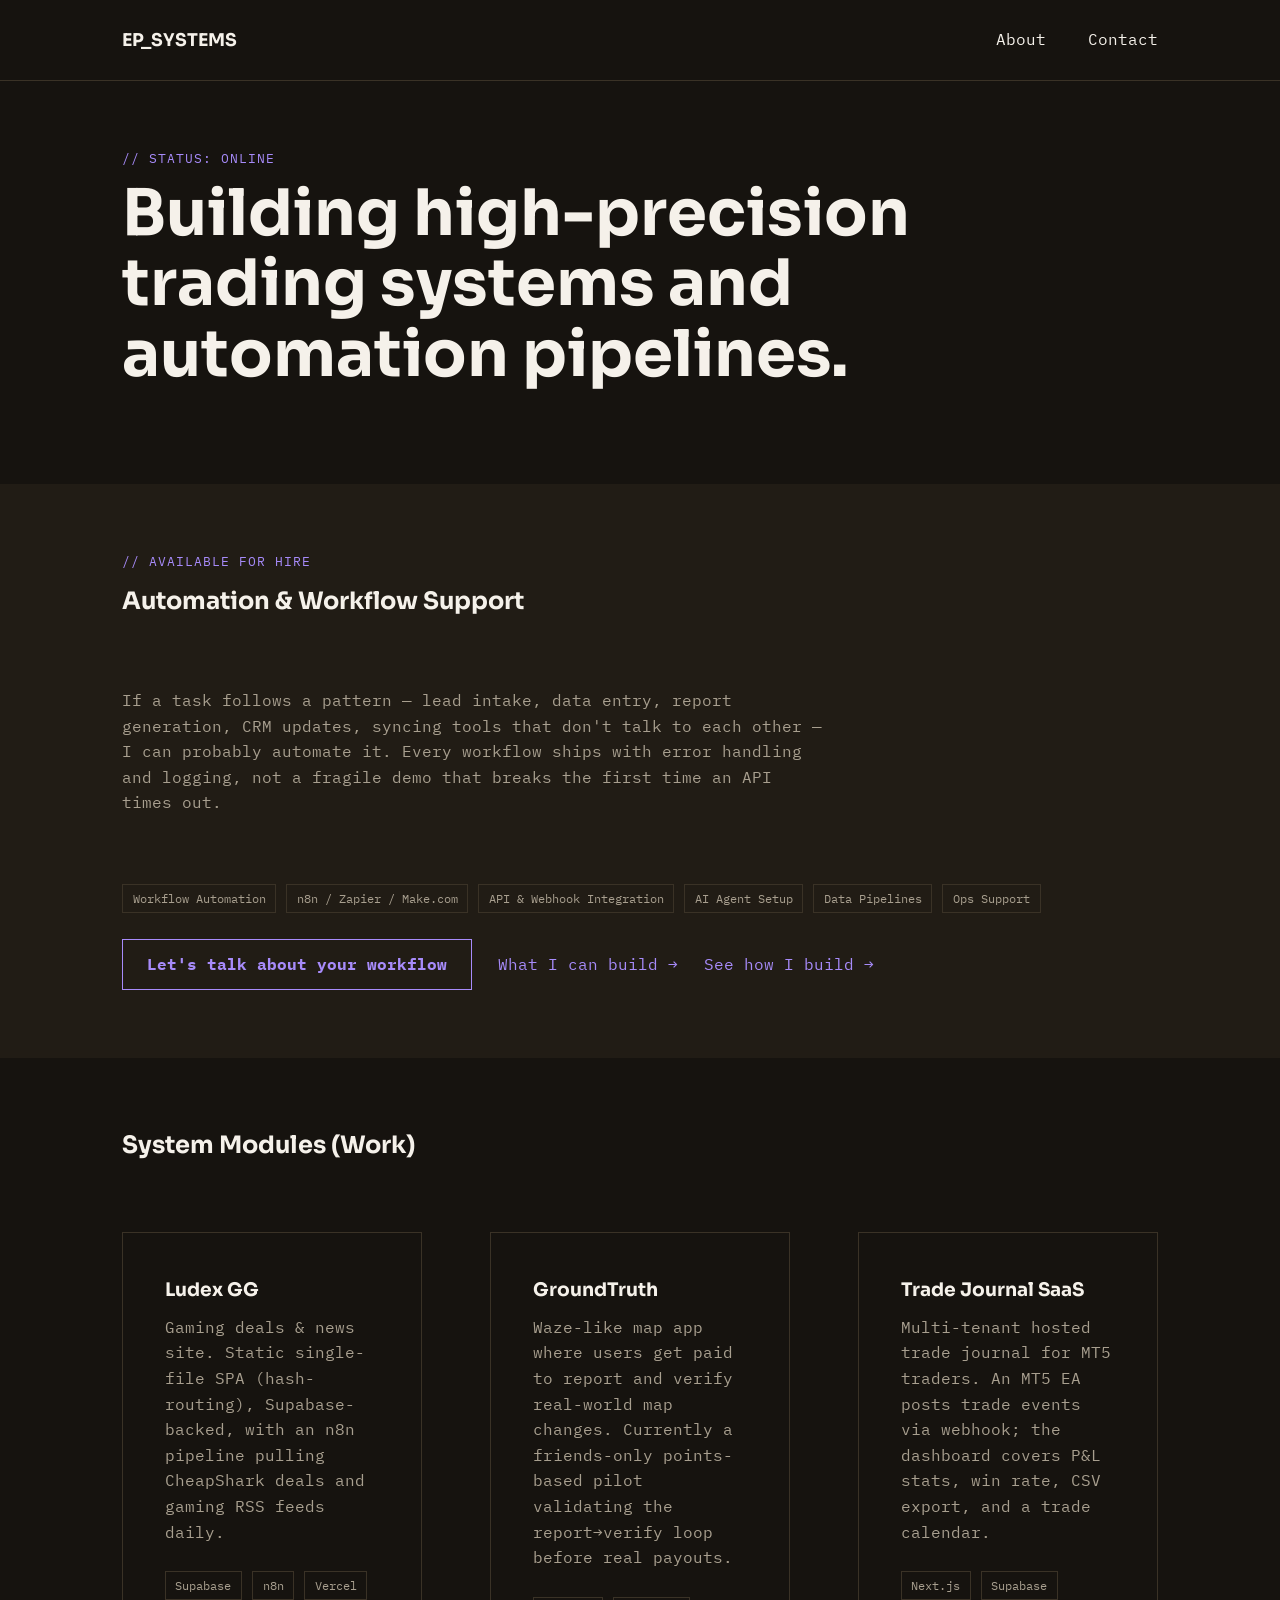
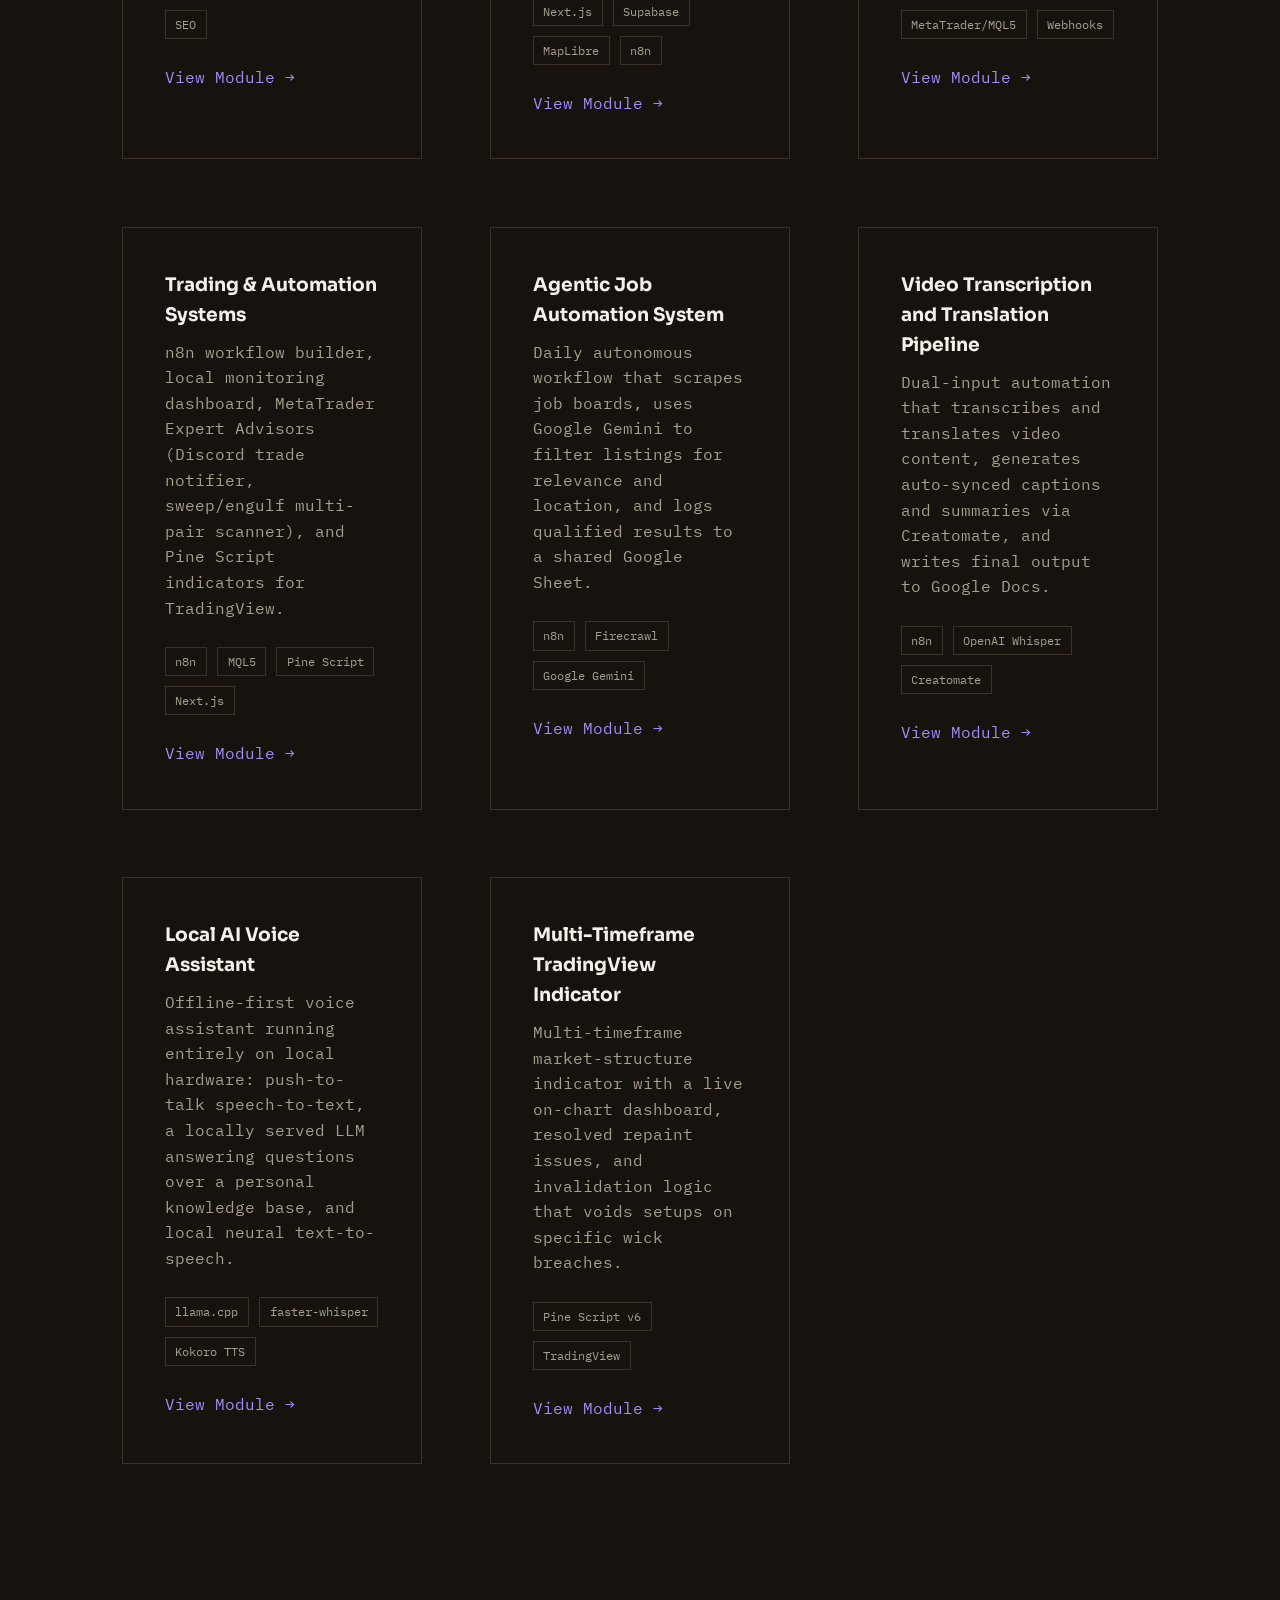
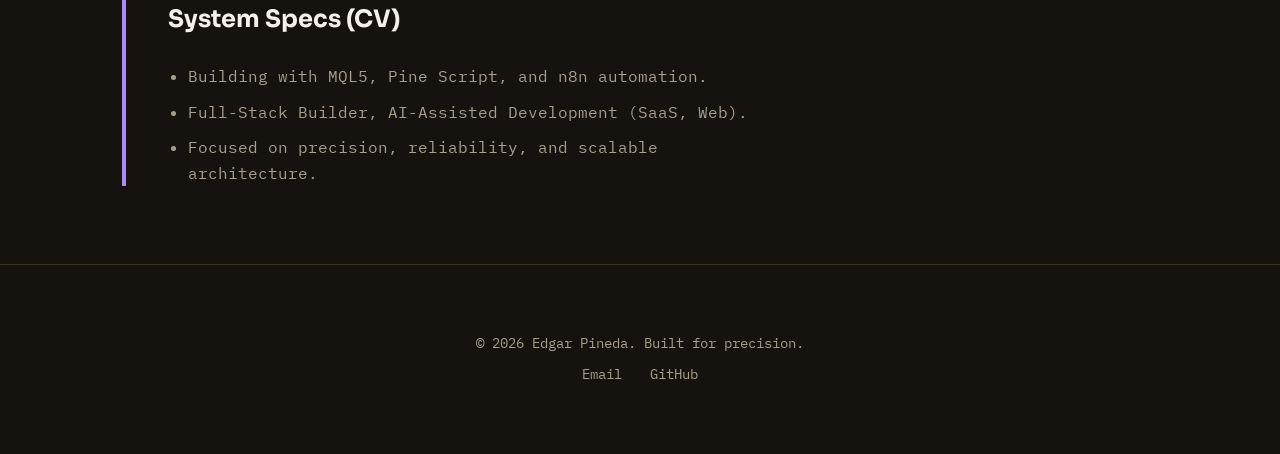
<file: index.html>
<!DOCTYPE html>
<html lang="en">
<head>
    <meta charset="UTF-8">
    <meta name="viewport" content="width=device-width, initial-scale=1.0">
    <title>Edgar Pineda | Systems & Automation</title>
    <meta name="description" content="Edgar Pineda builds high-precision trading systems and automation pipelines — MQL5 Expert Advisors, n8n workflows, and full-stack products.">
    <meta property="og:title" content="Edgar Pineda | Systems & Automation">
    <meta property="og:description" content="Edgar Pineda builds high-precision trading systems and automation pipelines — MQL5 Expert Advisors, n8n workflows, and full-stack products.">
    <meta property="og:type" content="website">
    <link rel="icon" type="image/svg+xml" href="/favicon.svg">
    <link rel="preconnect" href="https://fonts.googleapis.com">
    <link rel="preconnect" href="https://fonts.gstatic.com" crossorigin>
    <link href="https://fonts.googleapis.com/css2?family=IBM+Plex+Mono:wght@400;700&family=Sora:wght@700&display=swap" rel="stylesheet">
    <link rel="stylesheet" href="styles.css">
</head>
<body>
    <nav class="nav-bar">
        <div class="container nav-bar__row">
            <a href="/" class="logo" aria-label="Home">EP_SYSTEMS</a>
            <div class="nav-links">
                <a href="/about.html">About</a>
                <a href="/contact.html">Contact</a>
            </div>
        </div>
    </nav>

    <main>
        <!-- Hero Section -->
        <section class="hero section section--padded-xl">
            <div class="container">
                <div class="hero-content">
                    <span class="kicker">// status: online</span>
                    <h1 class="hero-title">
                        Building high-precision trading systems and automation pipelines.
                    </h1>
                </div>
            </div>
        </section>

        <!-- Services -->
        <section class="services section section--padded-xl section--secondary-bg">
            <div class="container">
                <span class="kicker">// available for hire</span>
                <h2 class="section-title section-title--xl">Automation &amp; Workflow Support</h2>
                <div class="case-section">
                    <p>If a task follows a pattern &mdash; lead intake, data entry, report generation, CRM updates, syncing tools that don't talk to each other &mdash; I can probably automate it. Every workflow ships with error handling and logging, not a fragile demo that breaks the first time an API times out.</p>
                </div>
                <div class="tags">
                    <span class="tag">Workflow Automation</span>
                    <span class="tag">n8n / Zapier / Make.com</span>
                    <span class="tag">API &amp; Webhook Integration</span>
                    <span class="tag">AI Agent Setup</span>
                    <span class="tag">Data Pipelines</span>
                    <span class="tag">Ops Support</span>
                </div>
                <div class="cta-row back-link">
                    <a href="/contact.html" class="btn">Let's talk about your workflow</a>
                    <a href="/capabilities.html" class="text-accent">What I can build &rarr;</a>
                    <a href="/work/automation-agents.html" class="text-accent">See how I build &rarr;</a>
                </div>
            </div>
        </section>

        <!-- Project Cards -->
        <section class="projects section section--padded-xl">
            <div class="container">
                <h2 class="section-title section-title--xl">System Modules (Work)</h2>
                <div class="cards-grid">

                    <div class="card">
                        <h3 class="card-title">Ludex GG</h3>
                        <p class="card-body">Gaming deals & news site. Static single-file SPA (hash-routing), Supabase-backed, with an n8n pipeline pulling CheapShark deals and gaming RSS feeds daily.</p>
                        <div class="tags">
                            <span class="tag">Supabase</span>
                            <span class="tag">n8n</span>
                            <span class="tag">Vercel</span>
                            <span class="tag">SEO</span>
                        </div>
                        <a href="/work/ludex-gg.html" class="text-accent">View Module &rarr;</a>
                    </div>

                    <div class="card">
                        <h3 class="card-title">GroundTruth</h3>
                        <p class="card-body">Waze-like map app where users get paid to report and verify real-world map changes. Currently a friends-only points-based pilot validating the report&rarr;verify loop before real payouts.</p>
                        <div class="tags">
                            <span class="tag">Next.js</span>
                            <span class="tag">Supabase</span>
                            <span class="tag">MapLibre</span>
                            <span class="tag">n8n</span>
                        </div>
                        <a href="/work/groundtruth.html" class="text-accent">View Module &rarr;</a>
                    </div>

                    <div class="card">
                        <h3 class="card-title">Trade Journal SaaS</h3>
                        <p class="card-body">Multi-tenant hosted trade journal for MT5 traders. An MT5 EA posts trade events via webhook; the dashboard covers P&amp;L stats, win rate, CSV export, and a trade calendar.</p>
                        <div class="tags">
                            <span class="tag">Next.js</span>
                            <span class="tag">Supabase</span>
                            <span class="tag">MetaTrader/MQL5</span>
                            <span class="tag">Webhooks</span>
                        </div>
                        <a href="/work/trade-journal.html" class="text-accent">View Module &rarr;</a>
                    </div>

                    <div class="card">
                        <h3 class="card-title">Trading &amp; Automation Systems</h3>
                        <p class="card-body">n8n workflow builder, local monitoring dashboard, MetaTrader Expert Advisors (Discord trade notifier, sweep/engulf multi-pair scanner), and Pine Script indicators for TradingView.</p>
                        <div class="tags">
                            <span class="tag">n8n</span>
                            <span class="tag">MQL5</span>
                            <span class="tag">Pine Script</span>
                            <span class="tag">Next.js</span>
                        </div>
                        <a href="/work/automation.html" class="text-accent">View Module &rarr;</a>
                    </div>

                    <div class="card">
                        <h3 class="card-title">Agentic Job Automation System</h3>
                        <p class="card-body">Daily autonomous workflow that scrapes job boards, uses Google Gemini to filter listings for relevance and location, and logs qualified results to a shared Google Sheet.</p>
                        <div class="tags">
                            <span class="tag">n8n</span>
                            <span class="tag">Firecrawl</span>
                            <span class="tag">Google Gemini</span>
                        </div>
                        <a href="/work/job-automation.html" class="text-accent">View Module &rarr;</a>
                    </div>

                    <div class="card">
                        <h3 class="card-title">Video Transcription and Translation Pipeline</h3>
                        <p class="card-body">Dual-input automation that transcribes and translates video content, generates auto-synced captions and summaries via Creatomate, and writes final output to Google Docs.</p>
                        <div class="tags">
                            <span class="tag">n8n</span>
                            <span class="tag">OpenAI Whisper</span>
                            <span class="tag">Creatomate</span>
                        </div>
                        <a href="/work/video-transcription.html" class="text-accent">View Module &rarr;</a>
                    </div>

                    <div class="card">
                        <h3 class="card-title">Local AI Voice Assistant</h3>
                        <p class="card-body">Offline-first voice assistant running entirely on local hardware: push-to-talk speech-to-text, a locally served LLM answering questions over a personal knowledge base, and local neural text-to-speech.</p>
                        <div class="tags">
                            <span class="tag">llama.cpp</span>
                            <span class="tag">faster-whisper</span>
                            <span class="tag">Kokoro TTS</span>
                        </div>
                        <a href="/work/local-voice-assistant.html" class="text-accent">View Module &rarr;</a>
                    </div>

                    <div class="card">
                        <h3 class="card-title">Multi-Timeframe TradingView Indicator</h3>
                        <p class="card-body">Multi-timeframe market-structure indicator with a live on-chart dashboard, resolved repaint issues, and invalidation logic that voids setups on specific wick breaches.</p>
                        <div class="tags">
                            <span class="tag">Pine Script v6</span>
                            <span class="tag">TradingView</span>
                        </div>
                        <a href="/work/tradingview-indicator.html" class="text-accent">View Module &rarr;</a>
                    </div>

                </div>
            </div>
        </section>

        <!-- CV Highlights -->
        <section class="cv section section--padded-xl">
            <div class="container">
                <div class="cv-block">
                    <h2 class="section-title">System Specs (CV)</h2>
                    <ul class="cv-list">
                        <li>Building with MQL5, Pine Script, and n8n automation.</li>
                        <li>Full-Stack Builder, AI-Assisted Development (SaaS, Web).</li>
                        <li>Focused on precision, reliability, and scalable architecture.</li>
                    </ul>
                </div>
            </div>
        </section>
    </main>

    <footer class="footer">
        <div class="container">
            <p>&copy; 2026 Edgar Pineda. Built for precision.</p>
            <div class="footer-meta">
                <a href="mailto:epineda813@gmail.com" class="footer-link">Email</a>
                <a href="https://github.com/recca813" class="footer-link">GitHub</a>
            </div>
        </div>
    </footer>
    <script src="mailto-copy.js" defer></script>
</body>
</html>
</file>
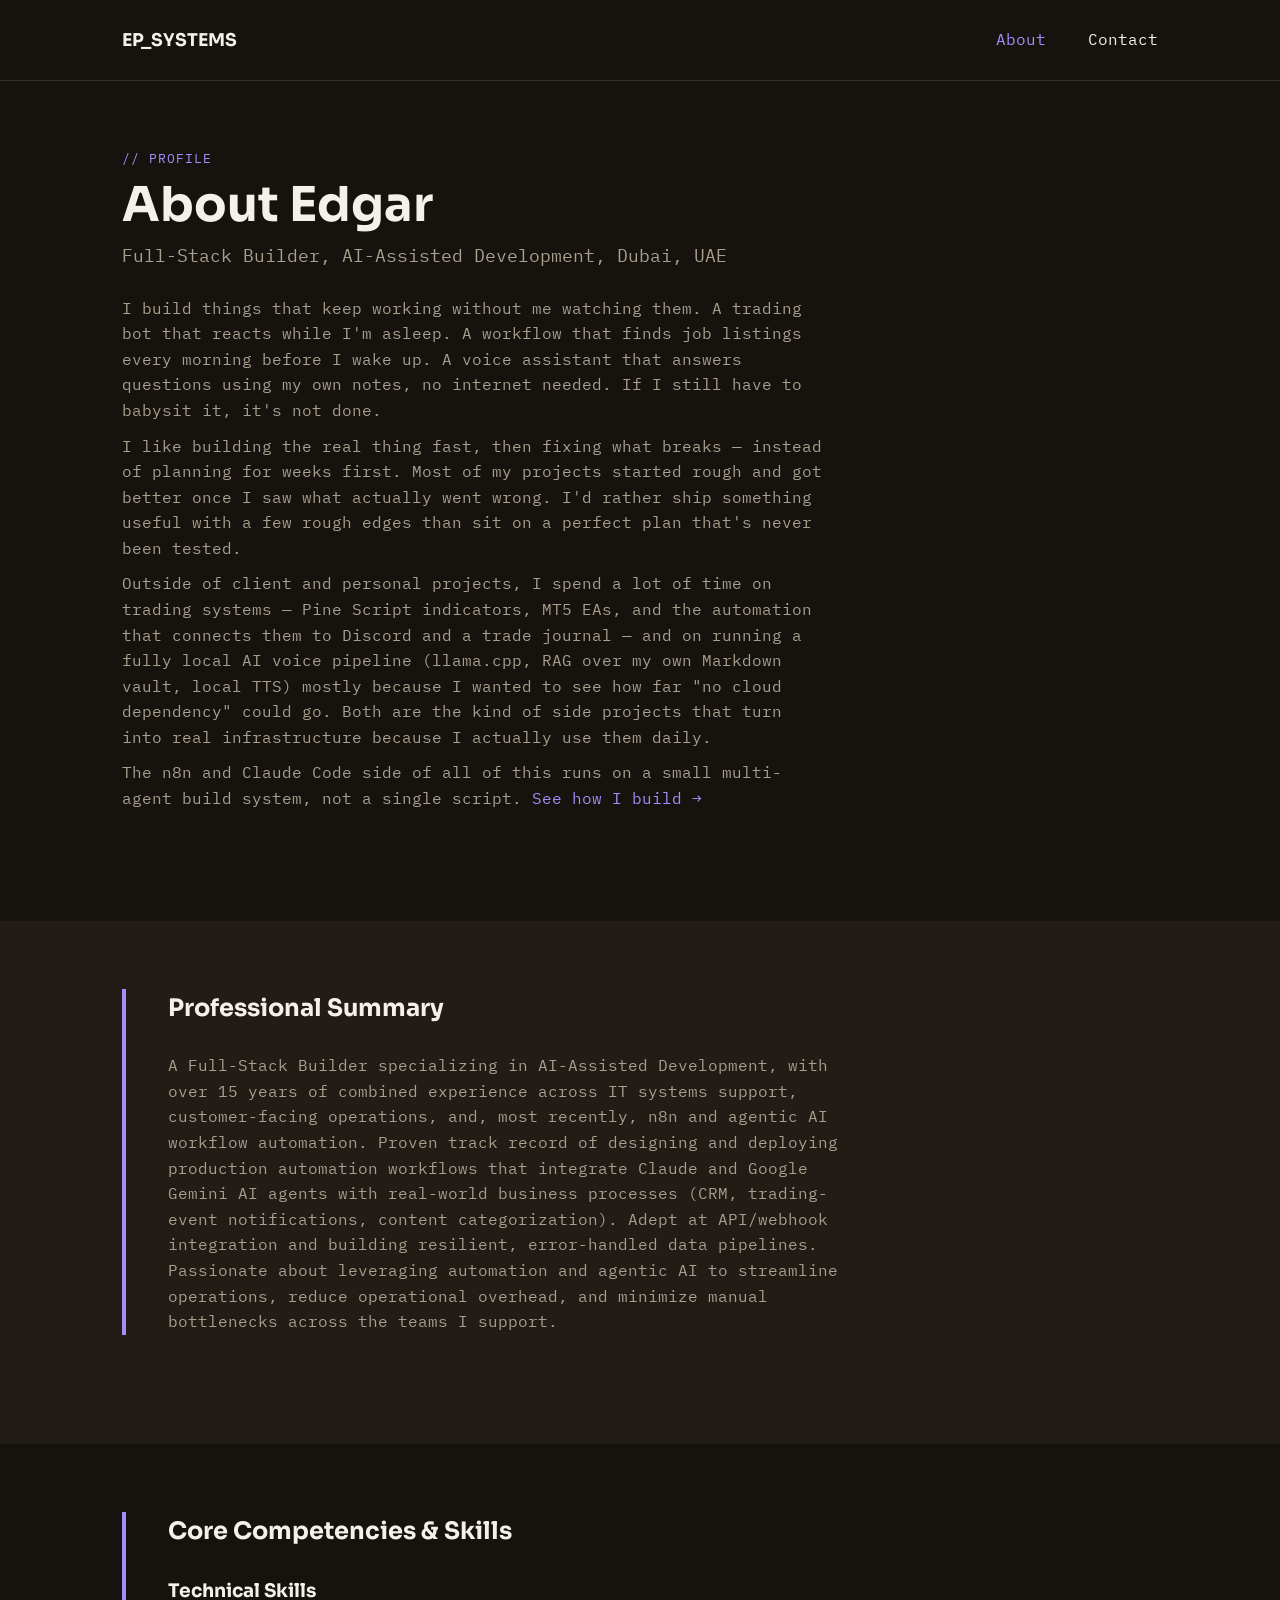
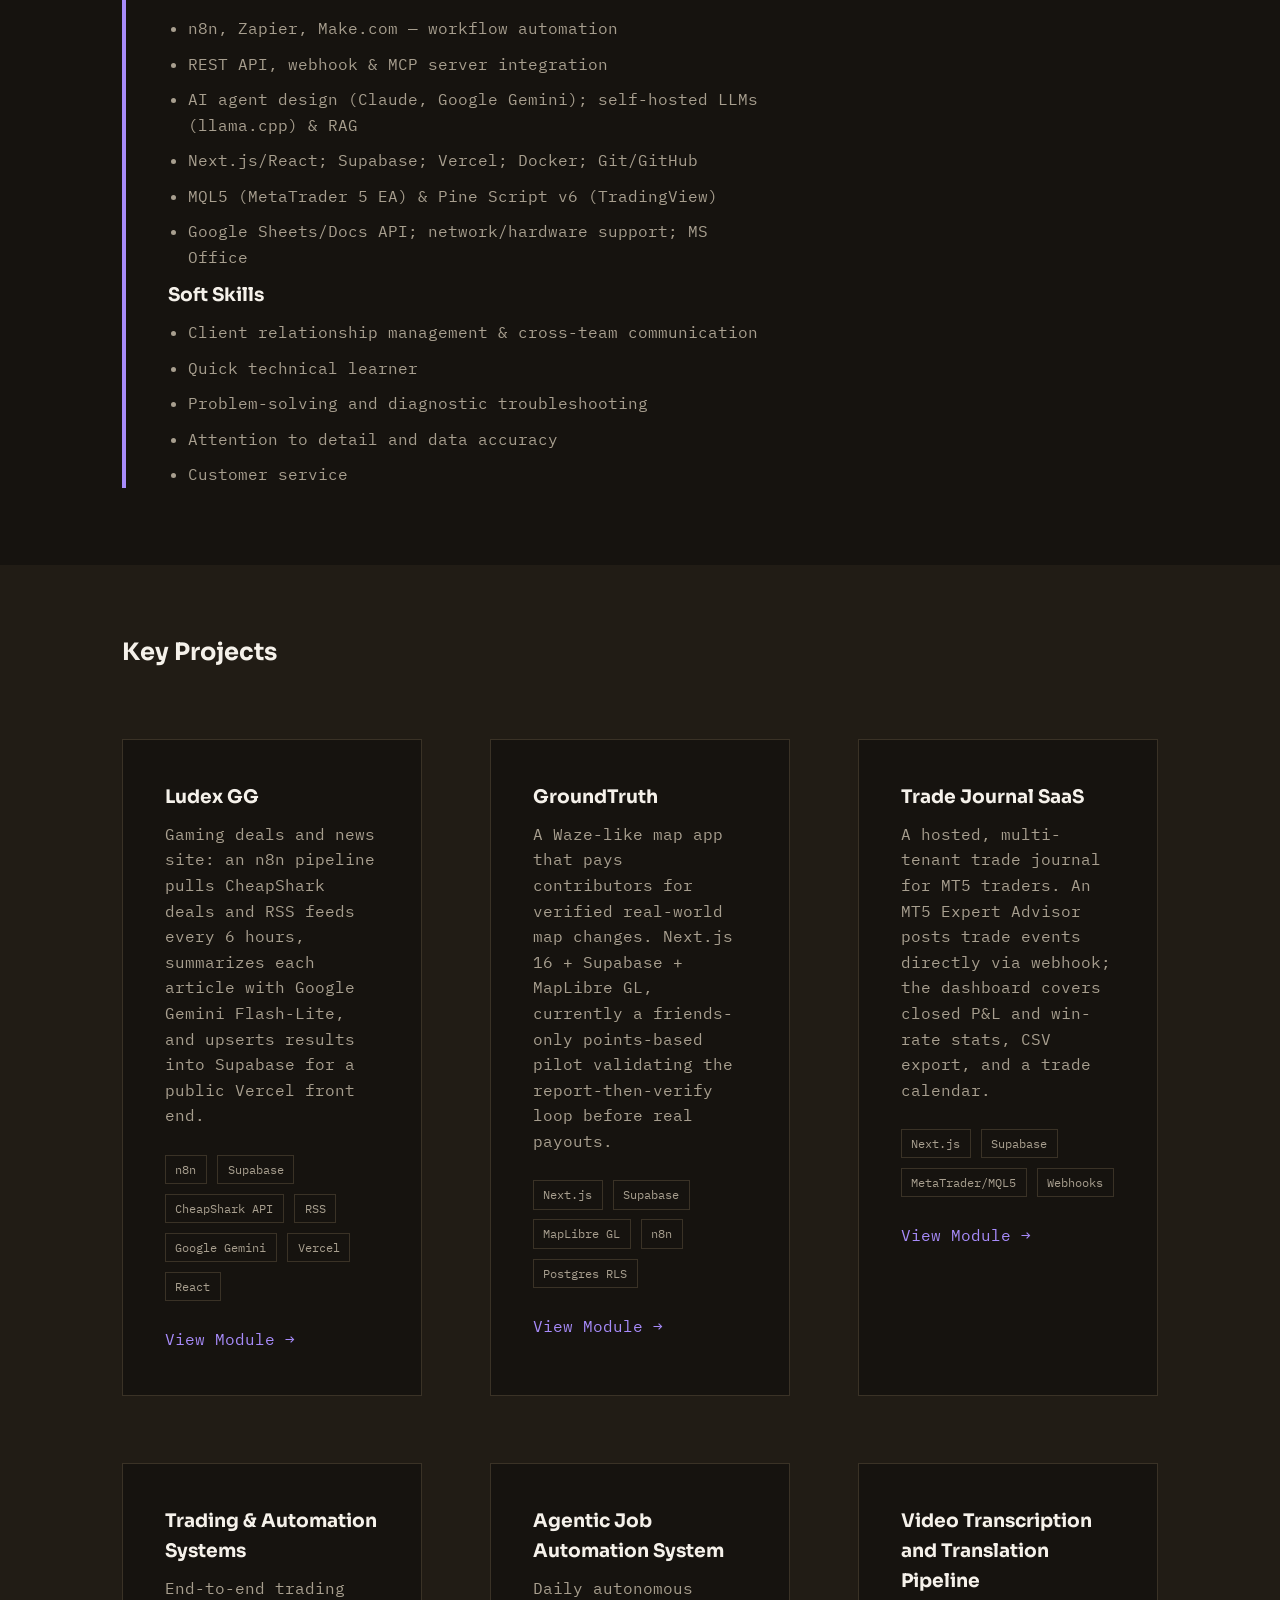
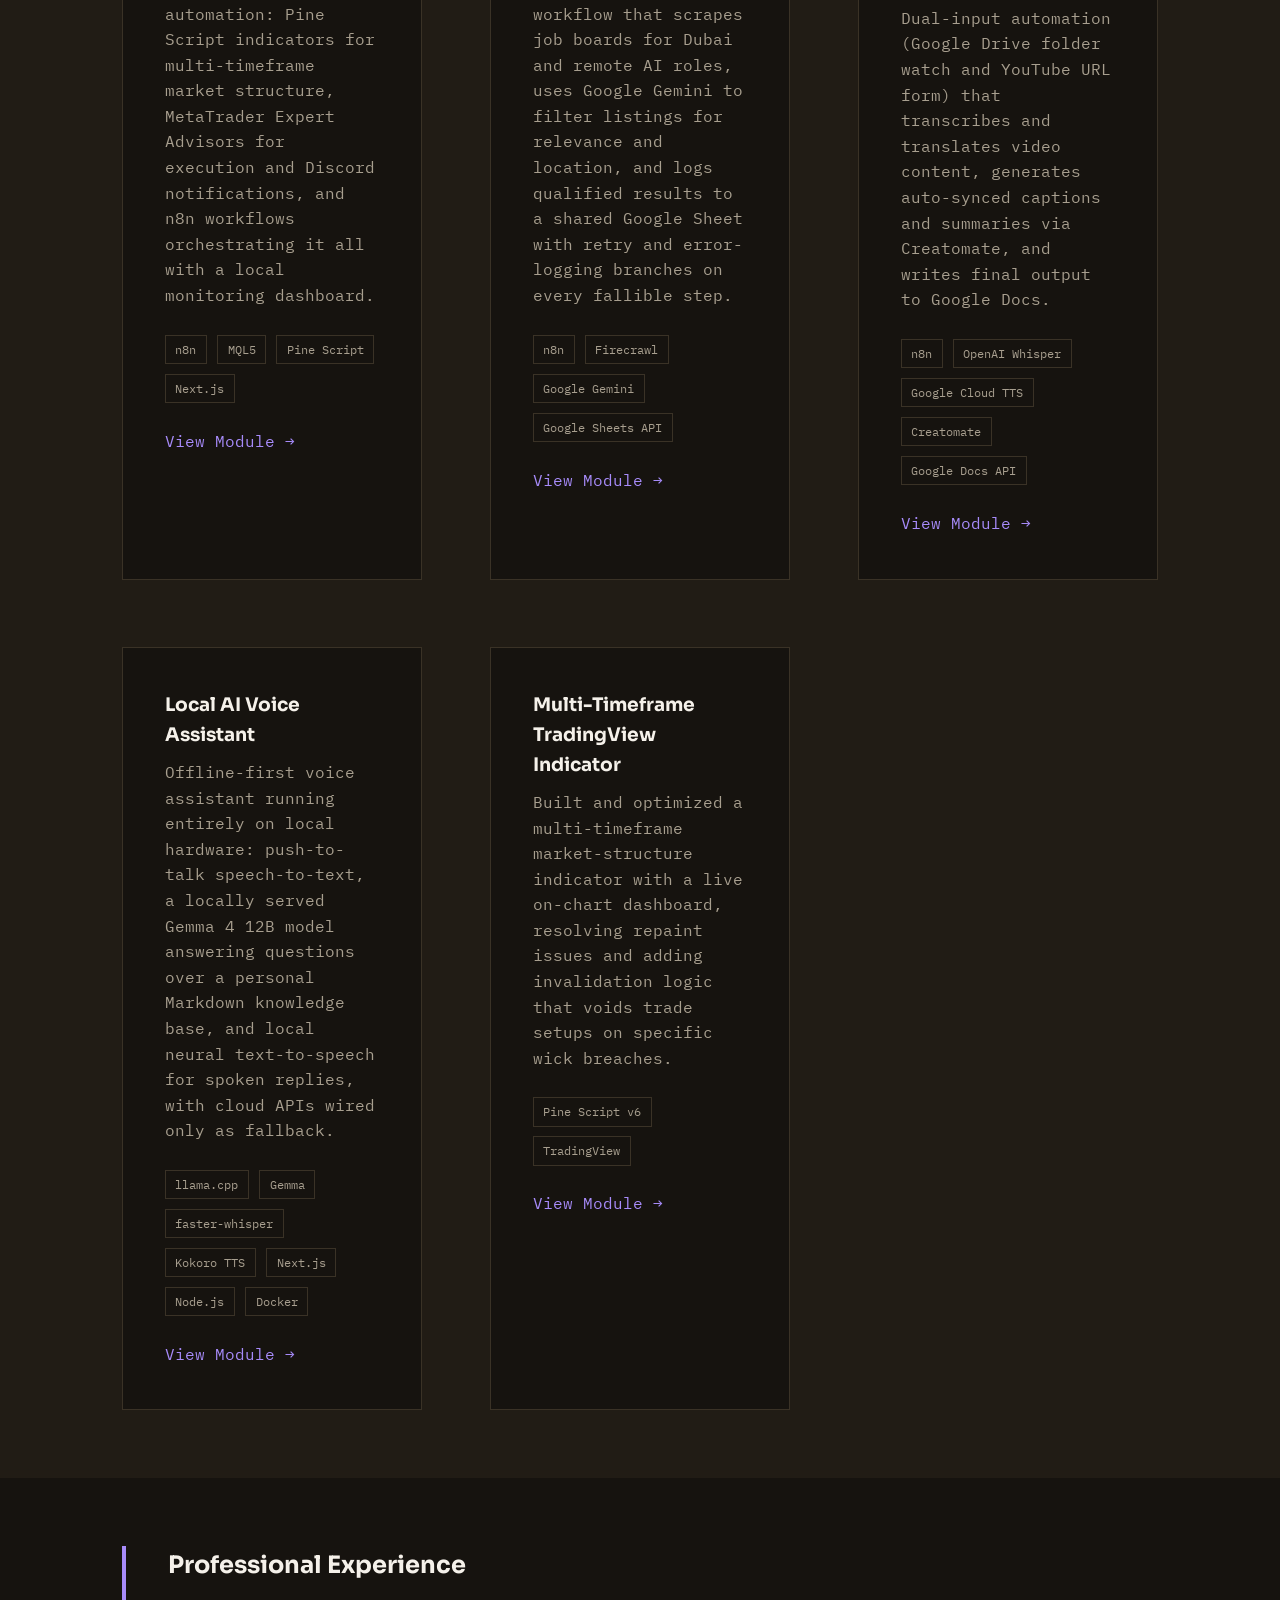
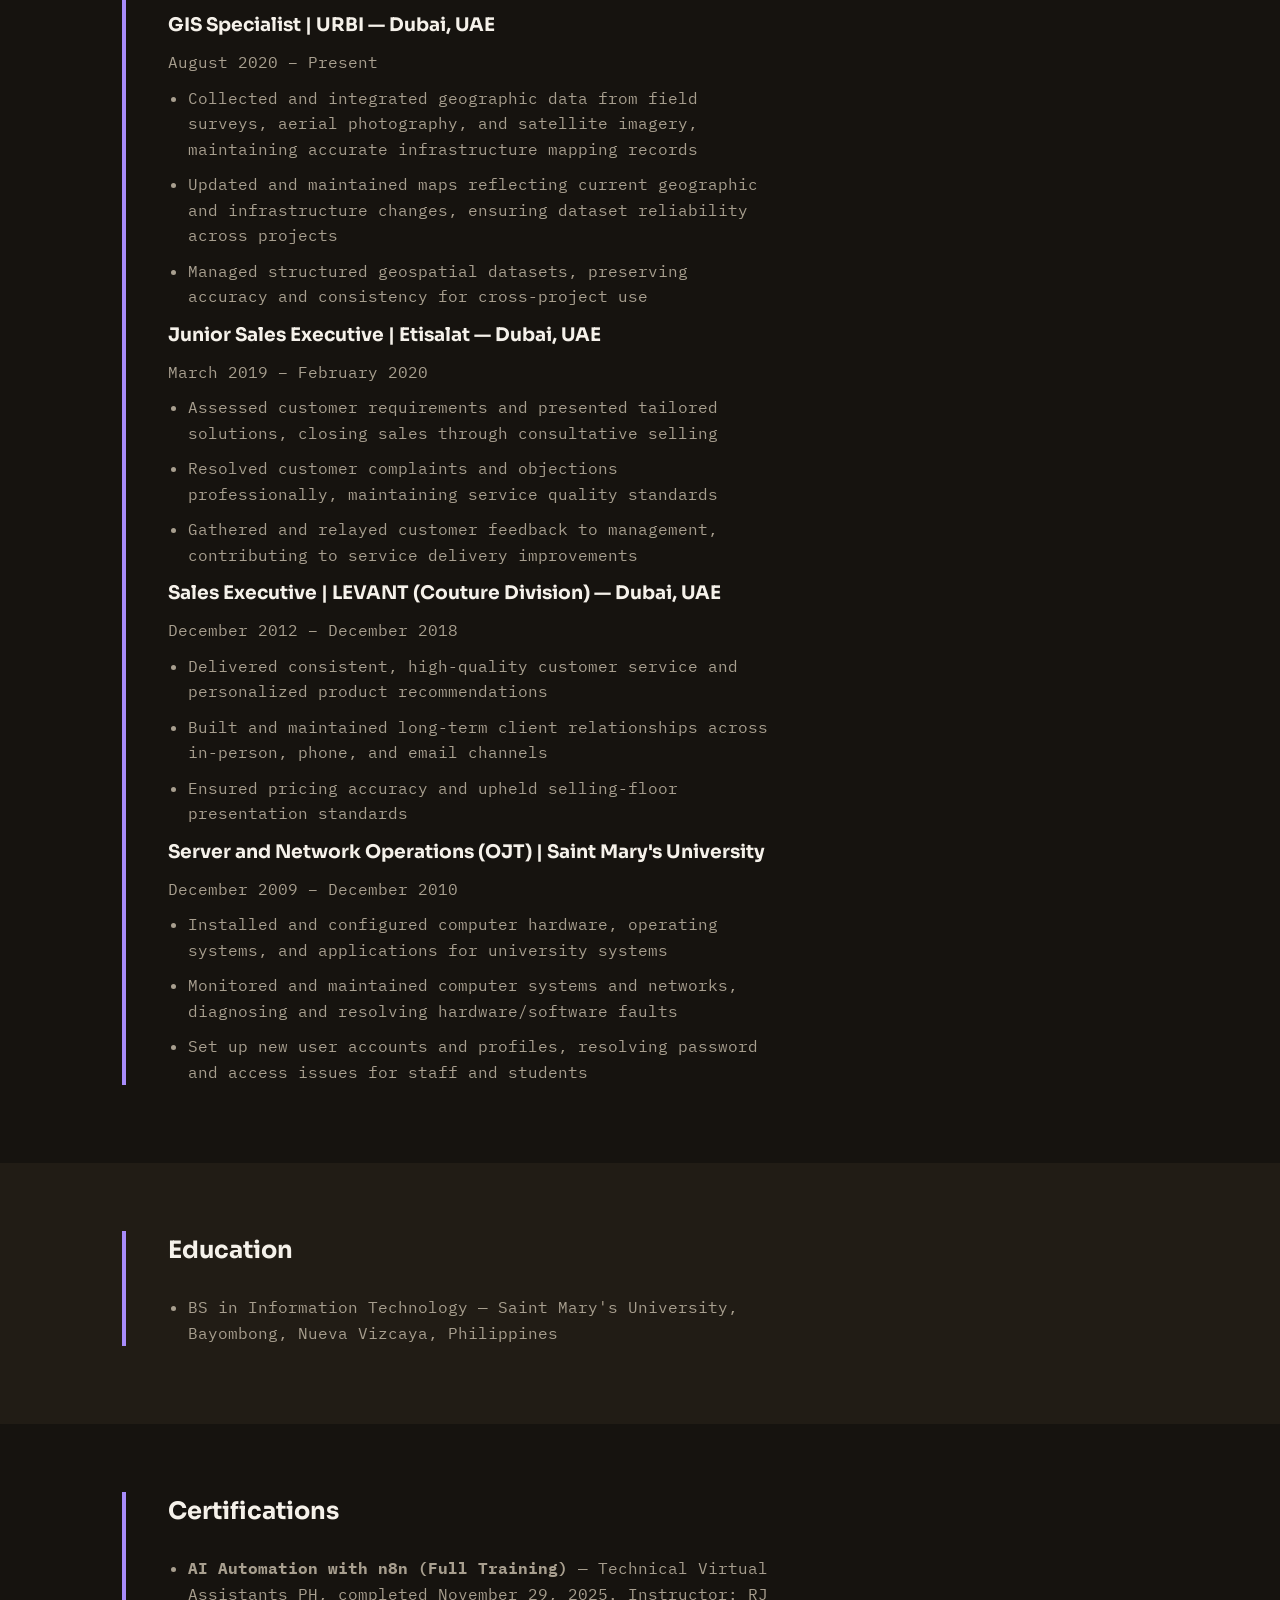
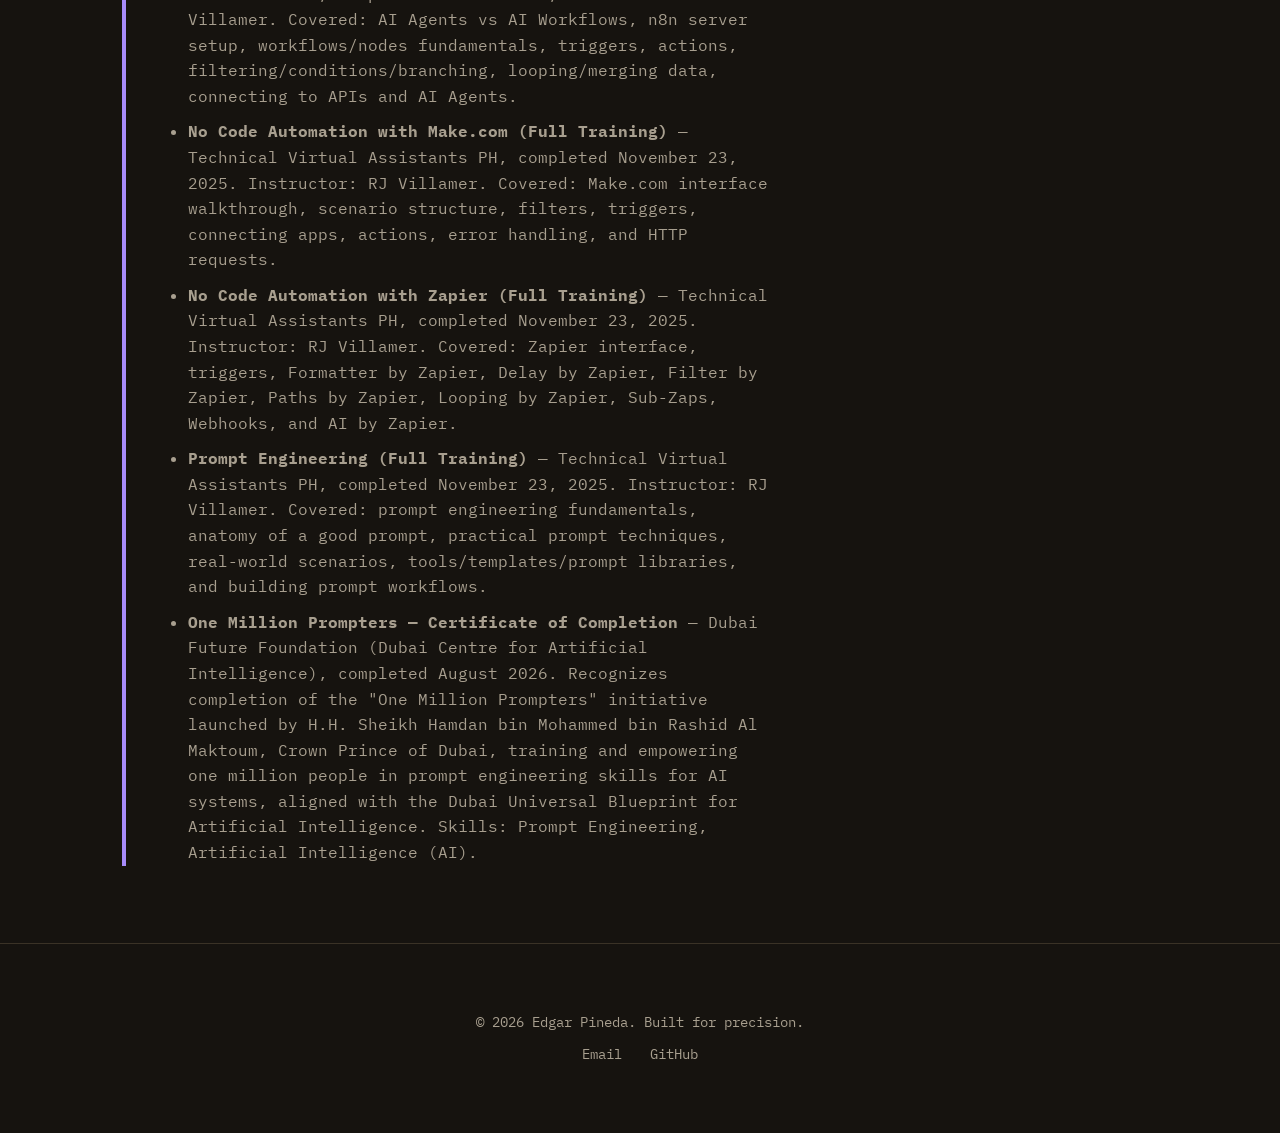
<file: about.html>
<!DOCTYPE html>
<html lang="en">
<head>
    <meta charset="UTF-8">
    <meta name="viewport" content="width=device-width, initial-scale=1.0">
    <title>About | Edgar Pineda</title>
    <meta name="description" content="About Edgar Pineda — Full-Stack Builder, AI-Assisted Development, in Dubai, UAE. Background, skills, key projects, and professional experience.">
    <meta property="og:title" content="About | Edgar Pineda">
    <meta property="og:description" content="About Edgar Pineda — Full-Stack Builder, AI-Assisted Development, in Dubai, UAE. Background, skills, key projects, and professional experience.">
    <meta property="og:type" content="website">
    <link rel="icon" type="image/svg+xml" href="/favicon.svg">
    <link rel="preconnect" href="https://fonts.googleapis.com">
    <link rel="preconnect" href="https://fonts.gstatic.com" crossorigin>
    <link href="https://fonts.googleapis.com/css2?family=IBM+Plex+Mono:wght@400;700&family=Sora:wght@700&display=swap" rel="stylesheet">
    <link rel="stylesheet" href="styles.css">
</head>
<body>
    <nav class="nav-bar">
        <div class="container nav-bar__row">
            <a href="/" class="logo" aria-label="Home">EP_SYSTEMS</a>
            <div class="nav-links">
                <a href="/about.html" class="active">About</a>
                <a href="/contact.html">Contact</a>
            </div>
        </div>
    </nav>

    <main>
        <!-- Narrative -->
        <section class="hero section section--padded-xl">
            <div class="container">
                <div class="hero-content case-hero">
                    <span class="kicker">// profile</span>
                    <h1 class="case-title">About Edgar</h1>
                    <p class="case-subtitle">Full-Stack Builder, AI-Assisted Development, Dubai, UAE</p>
                </div>

                <div class="case-section">
                    <p>I build things that keep working without me watching them. A trading bot that reacts while I'm asleep. A workflow that finds job listings every morning before I wake up. A voice assistant that answers questions using my own notes, no internet needed. If I still have to babysit it, it's not done.</p>
                    <p>I like building the real thing fast, then fixing what breaks &mdash; instead of planning for weeks first. Most of my projects started rough and got better once I saw what actually went wrong. I'd rather ship something useful with a few rough edges than sit on a perfect plan that's never been tested.</p>
                    <p>Outside of client and personal projects, I spend a lot of time on trading systems &mdash; Pine Script indicators, MT5 EAs, and the automation that connects them to Discord and a trade journal &mdash; and on running a fully local AI voice pipeline (llama.cpp, RAG over my own Markdown vault, local TTS) mostly because I wanted to see how far "no cloud dependency" could go. Both are the kind of side projects that turn into real infrastructure because I actually use them daily.</p>
                    <p>The n8n and Claude Code side of all of this runs on a small multi-agent build system, not a single script. <a href="/work/automation-agents.html" class="text-accent">See how I build &rarr;</a></p>
                </div>
            </div>
        </section>

        <!-- CV: Summary -->
        <section class="cv section section--padded-xl section--secondary-bg">
            <div class="container">
                <div class="cv-block">
                    <h2 class="section-title">Professional Summary</h2>
                    <div class="case-section">
                        <p>A Full-Stack Builder specializing in AI-Assisted Development, with over 15 years of combined experience across IT systems support, customer-facing operations, and, most recently, n8n and agentic AI workflow automation. Proven track record of designing and deploying production automation workflows that integrate Claude and Google Gemini AI agents with real-world business processes (CRM, trading-event notifications, content categorization). Adept at API/webhook integration and building resilient, error-handled data pipelines. Passionate about leveraging automation and agentic AI to streamline operations, reduce operational overhead, and minimize manual bottlenecks across the teams I support.</p>
                    </div>
                </div>
            </div>
        </section>

        <!-- CV: Skills -->
        <section class="cv section section--padded-xl">
            <div class="container">
                <div class="cv-block">
                    <h2 class="section-title">Core Competencies &amp; Skills</h2>
                    <h3 class="card-title">Technical Skills</h3>
                    <ul class="cv-list">
                        <li>n8n, Zapier, Make.com &mdash; workflow automation</li>
                        <li>REST API, webhook &amp; MCP server integration</li>
                        <li>AI agent design (Claude, Google Gemini); self-hosted LLMs (llama.cpp) &amp; RAG</li>
                        <li>Next.js/React; Supabase; Vercel; Docker; Git/GitHub</li>
                        <li>MQL5 (MetaTrader 5 EA) &amp; Pine Script v6 (TradingView)</li>
                        <li>Google Sheets/Docs API; network/hardware support; MS Office</li>
                    </ul>
                    <h3 class="card-title">Soft Skills</h3>
                    <ul class="cv-list">
                        <li>Client relationship management &amp; cross-team communication</li>
                        <li>Quick technical learner</li>
                        <li>Problem-solving and diagnostic troubleshooting</li>
                        <li>Attention to detail and data accuracy</li>
                        <li>Customer service</li>
                    </ul>
                </div>
            </div>
        </section>

        <!-- CV: Key Projects -->
        <section class="projects section section--padded-xl section--secondary-bg">
            <div class="container">
                <h2 class="section-title section-title--xl">Key Projects</h2>
                <div class="cards-grid">

                    <div class="card">
                        <h3 class="card-title">Ludex GG</h3>
                        <p class="card-body">Gaming deals and news site: an n8n pipeline pulls CheapShark deals and RSS feeds every 6 hours, summarizes each article with Google Gemini Flash-Lite, and upserts results into Supabase for a public Vercel front end.</p>
                        <div class="tags">
                            <span class="tag">n8n</span>
                            <span class="tag">Supabase</span>
                            <span class="tag">CheapShark API</span>
                            <span class="tag">RSS</span>
                            <span class="tag">Google Gemini</span>
                            <span class="tag">Vercel</span>
                            <span class="tag">React</span>
                        </div>
                        <a href="/work/ludex-gg.html" class="text-accent">View Module &rarr;</a>
                    </div>

                    <div class="card">
                        <h3 class="card-title">GroundTruth</h3>
                        <p class="card-body">A Waze-like map app that pays contributors for verified real-world map changes. Next.js 16 + Supabase + MapLibre GL, currently a friends-only points-based pilot validating the report-then-verify loop before real payouts.</p>
                        <div class="tags">
                            <span class="tag">Next.js</span>
                            <span class="tag">Supabase</span>
                            <span class="tag">MapLibre GL</span>
                            <span class="tag">n8n</span>
                            <span class="tag">Postgres RLS</span>
                        </div>
                        <a href="/work/groundtruth.html" class="text-accent">View Module &rarr;</a>
                    </div>

                    <div class="card">
                        <h3 class="card-title">Trade Journal SaaS</h3>
                        <p class="card-body">A hosted, multi-tenant trade journal for MT5 traders. An MT5 Expert Advisor posts trade events directly via webhook; the dashboard covers closed P&amp;L and win-rate stats, CSV export, and a trade calendar.</p>
                        <div class="tags">
                            <span class="tag">Next.js</span>
                            <span class="tag">Supabase</span>
                            <span class="tag">MetaTrader/MQL5</span>
                            <span class="tag">Webhooks</span>
                        </div>
                        <a href="/work/trade-journal.html" class="text-accent">View Module &rarr;</a>
                    </div>

                    <div class="card">
                        <h3 class="card-title">Trading &amp; Automation Systems</h3>
                        <p class="card-body">End-to-end trading automation: Pine Script indicators for multi-timeframe market structure, MetaTrader Expert Advisors for execution and Discord notifications, and n8n workflows orchestrating it all with a local monitoring dashboard.</p>
                        <div class="tags">
                            <span class="tag">n8n</span>
                            <span class="tag">MQL5</span>
                            <span class="tag">Pine Script</span>
                            <span class="tag">Next.js</span>
                        </div>
                        <a href="/work/automation.html" class="text-accent">View Module &rarr;</a>
                    </div>

                    <div class="card">
                        <h3 class="card-title">Agentic Job Automation System</h3>
                        <p class="card-body">Daily autonomous workflow that scrapes job boards for Dubai and remote AI roles, uses Google Gemini to filter listings for relevance and location, and logs qualified results to a shared Google Sheet with retry and error-logging branches on every fallible step.</p>
                        <div class="tags">
                            <span class="tag">n8n</span>
                            <span class="tag">Firecrawl</span>
                            <span class="tag">Google Gemini</span>
                            <span class="tag">Google Sheets API</span>
                        </div>
                        <a href="/work/job-automation.html" class="text-accent">View Module &rarr;</a>
                    </div>

                    <div class="card">
                        <h3 class="card-title">Video Transcription and Translation Pipeline</h3>
                        <p class="card-body">Dual-input automation (Google Drive folder watch and YouTube URL form) that transcribes and translates video content, generates auto-synced captions and summaries via Creatomate, and writes final output to Google Docs.</p>
                        <div class="tags">
                            <span class="tag">n8n</span>
                            <span class="tag">OpenAI Whisper</span>
                            <span class="tag">Google Cloud TTS</span>
                            <span class="tag">Creatomate</span>
                            <span class="tag">Google Docs API</span>
                        </div>
                        <a href="/work/video-transcription.html" class="text-accent">View Module &rarr;</a>
                    </div>

                    <div class="card">
                        <h3 class="card-title">Local AI Voice Assistant</h3>
                        <p class="card-body">Offline-first voice assistant running entirely on local hardware: push-to-talk speech-to-text, a locally served Gemma 4 12B model answering questions over a personal Markdown knowledge base, and local neural text-to-speech for spoken replies, with cloud APIs wired only as fallback.</p>
                        <div class="tags">
                            <span class="tag">llama.cpp</span>
                            <span class="tag">Gemma</span>
                            <span class="tag">faster-whisper</span>
                            <span class="tag">Kokoro TTS</span>
                            <span class="tag">Next.js</span>
                            <span class="tag">Node.js</span>
                            <span class="tag">Docker</span>
                        </div>
                        <a href="/work/local-voice-assistant.html" class="text-accent">View Module &rarr;</a>
                    </div>

                    <div class="card">
                        <h3 class="card-title">Multi-Timeframe TradingView Indicator</h3>
                        <p class="card-body">Built and optimized a multi-timeframe market-structure indicator with a live on-chart dashboard, resolving repaint issues and adding invalidation logic that voids trade setups on specific wick breaches.</p>
                        <div class="tags">
                            <span class="tag">Pine Script v6</span>
                            <span class="tag">TradingView</span>
                        </div>
                        <a href="/work/tradingview-indicator.html" class="text-accent">View Module &rarr;</a>
                    </div>
                </div>
            </div>
        </section>

        <!-- CV: Experience -->
        <section class="cv section section--padded-xl">
            <div class="container">
                <div class="cv-block">
                    <h2 class="section-title">Professional Experience</h2>

                    <h3 class="card-title">GIS Specialist | URBI &mdash; Dubai, UAE</h3>
                    <p class="text-secondary cv-date">August 2020 &ndash; Present</p>
                    <ul class="cv-list">
                        <li>Collected and integrated geographic data from field surveys, aerial photography, and satellite imagery, maintaining accurate infrastructure mapping records</li>
                        <li>Updated and maintained maps reflecting current geographic and infrastructure changes, ensuring dataset reliability across projects</li>
                        <li>Managed structured geospatial datasets, preserving accuracy and consistency for cross-project use</li>
                    </ul>

                    <h3 class="card-title">Junior Sales Executive | Etisalat &mdash; Dubai, UAE</h3>
                    <p class="text-secondary cv-date">March 2019 &ndash; February 2020</p>
                    <ul class="cv-list">
                        <li>Assessed customer requirements and presented tailored solutions, closing sales through consultative selling</li>
                        <li>Resolved customer complaints and objections professionally, maintaining service quality standards</li>
                        <li>Gathered and relayed customer feedback to management, contributing to service delivery improvements</li>
                    </ul>

                    <h3 class="card-title">Sales Executive | LEVANT (Couture Division) &mdash; Dubai, UAE</h3>
                    <p class="text-secondary cv-date">December 2012 &ndash; December 2018</p>
                    <ul class="cv-list">
                        <li>Delivered consistent, high-quality customer service and personalized product recommendations</li>
                        <li>Built and maintained long-term client relationships across in-person, phone, and email channels</li>
                        <li>Ensured pricing accuracy and upheld selling-floor presentation standards</li>
                    </ul>

                    <h3 class="card-title">Server and Network Operations (OJT) | Saint Mary's University</h3>
                    <p class="text-secondary cv-date">December 2009 &ndash; December 2010</p>
                    <ul class="cv-list">
                        <li>Installed and configured computer hardware, operating systems, and applications for university systems</li>
                        <li>Monitored and maintained computer systems and networks, diagnosing and resolving hardware/software faults</li>
                        <li>Set up new user accounts and profiles, resolving password and access issues for staff and students</li>
                    </ul>
                </div>
            </div>
        </section>

        <!-- CV: Education -->
        <section class="cv section section--padded-xl section--secondary-bg">
            <div class="container">
                <div class="cv-block">
                    <h2 class="section-title">Education</h2>
                    <ul class="cv-list">
                        <li>BS in Information Technology &mdash; Saint Mary's University, Bayombong, Nueva Vizcaya, Philippines</li>
                    </ul>
                </div>
            </div>
        </section>

        <!-- CV: Certifications -->
        <section class="cv section section--padded-xl">
            <div class="container">
                <div class="cv-block">
                    <h2 class="section-title">Certifications</h2>
                    <ul class="cv-list">
                        <li><strong>AI Automation with n8n (Full Training)</strong> &mdash; Technical Virtual Assistants PH, completed November 29, 2025. Instructor: RJ Villamer. Covered: AI Agents vs AI Workflows, n8n server setup, workflows/nodes fundamentals, triggers, actions, filtering/conditions/branching, looping/merging data, connecting to APIs and AI Agents.</li>
                        <li><strong>No Code Automation with Make.com (Full Training)</strong> &mdash; Technical Virtual Assistants PH, completed November 23, 2025. Instructor: RJ Villamer. Covered: Make.com interface walkthrough, scenario structure, filters, triggers, connecting apps, actions, error handling, and HTTP requests.</li>
                        <li><strong>No Code Automation with Zapier (Full Training)</strong> &mdash; Technical Virtual Assistants PH, completed November 23, 2025. Instructor: RJ Villamer. Covered: Zapier interface, triggers, Formatter by Zapier, Delay by Zapier, Filter by Zapier, Paths by Zapier, Looping by Zapier, Sub-Zaps, Webhooks, and AI by Zapier.</li>
                        <li><strong>Prompt Engineering (Full Training)</strong> &mdash; Technical Virtual Assistants PH, completed November 23, 2025. Instructor: RJ Villamer. Covered: prompt engineering fundamentals, anatomy of a good prompt, practical prompt techniques, real-world scenarios, tools/templates/prompt libraries, and building prompt workflows.</li>
                        <li><strong>One Million Prompters &mdash; Certificate of Completion</strong> &mdash; Dubai Future Foundation (Dubai Centre for Artificial Intelligence), completed August 2026. Recognizes completion of the "One Million Prompters" initiative launched by H.H. Sheikh Hamdan bin Mohammed bin Rashid Al Maktoum, Crown Prince of Dubai, training and empowering one million people in prompt engineering skills for AI systems, aligned with the Dubai Universal Blueprint for Artificial Intelligence. Skills: Prompt Engineering, Artificial Intelligence (AI).</li>
                    </ul>
                </div>
            </div>
        </section>
    </main>

    <footer class="footer">
        <div class="container">
            <p>&copy; 2026 Edgar Pineda. Built for precision.</p>
            <div class="footer-meta">
                <a href="mailto:epineda813@gmail.com" class="footer-link">Email</a>
                <a href="https://github.com/recca813" class="footer-link">GitHub</a>
            </div>
        </div>
    </footer>
    <script src="mailto-copy.js" defer></script>
</body>
</html>
</file>
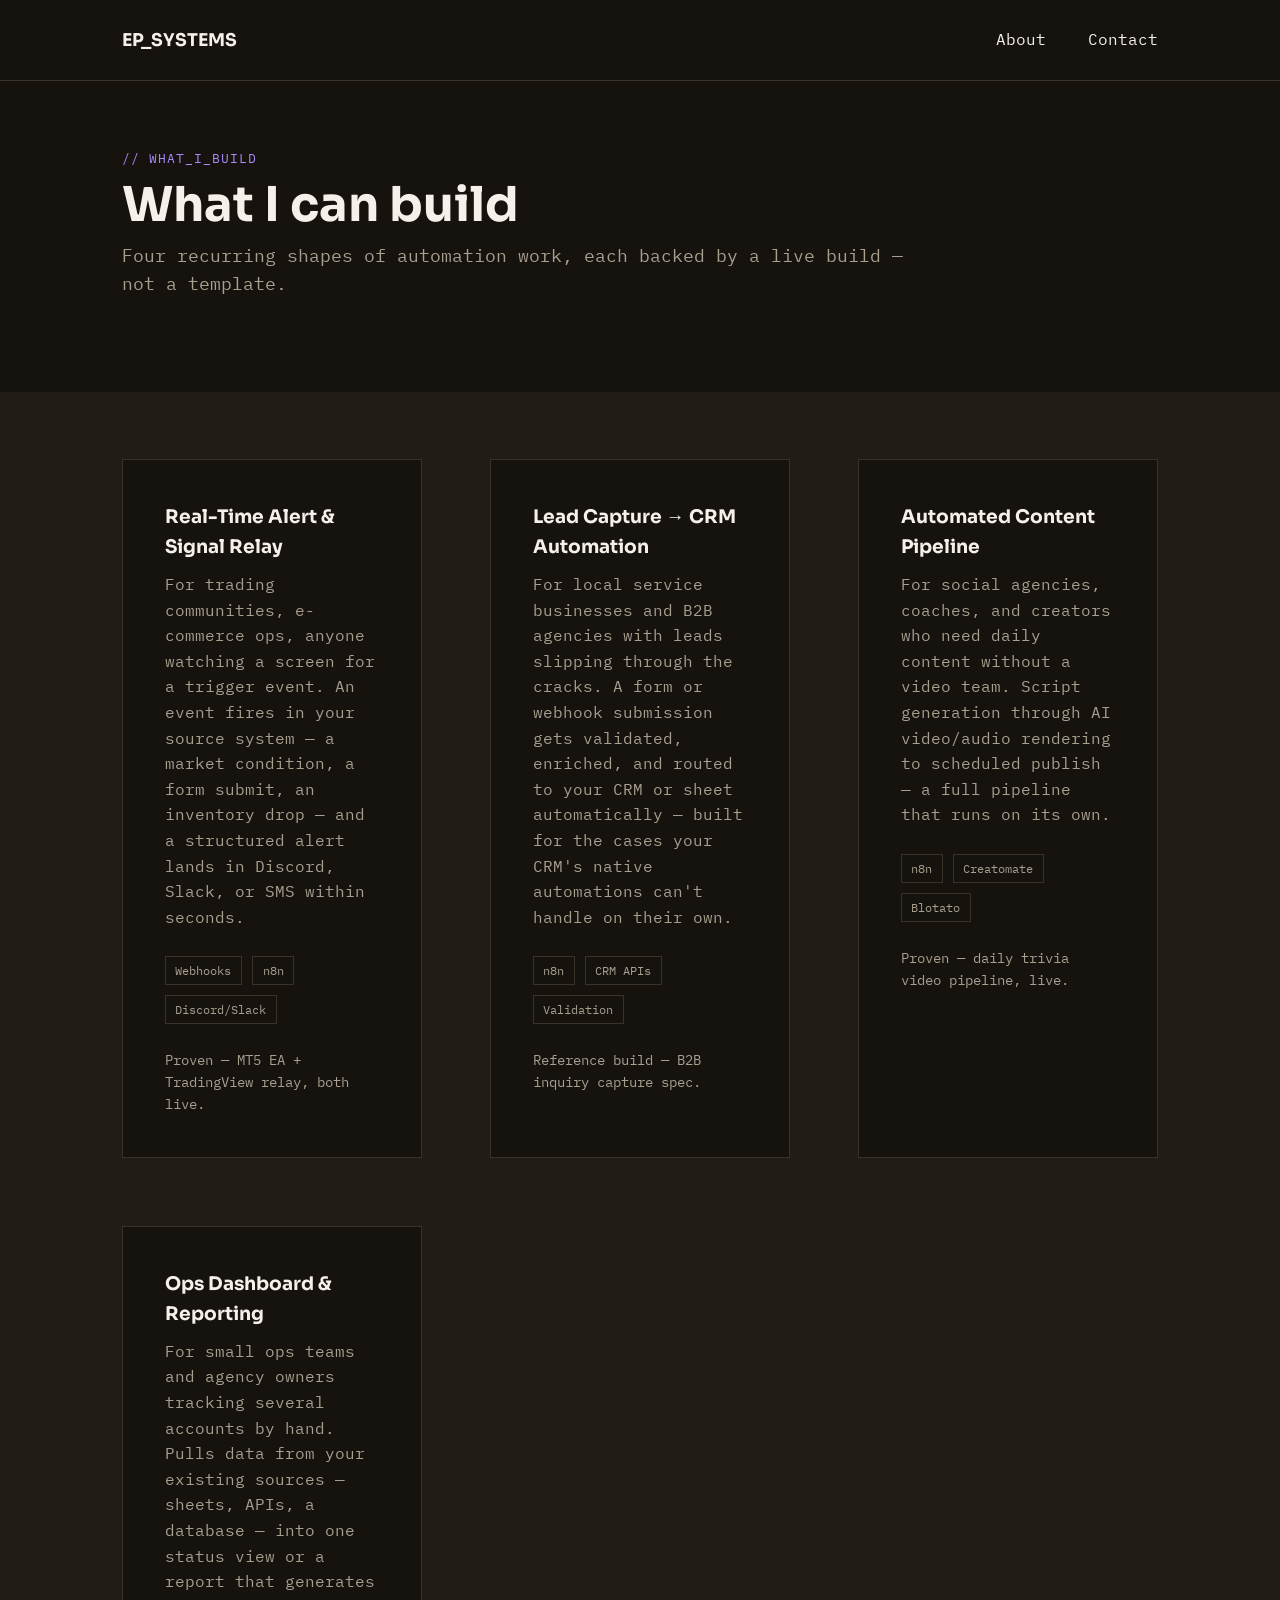
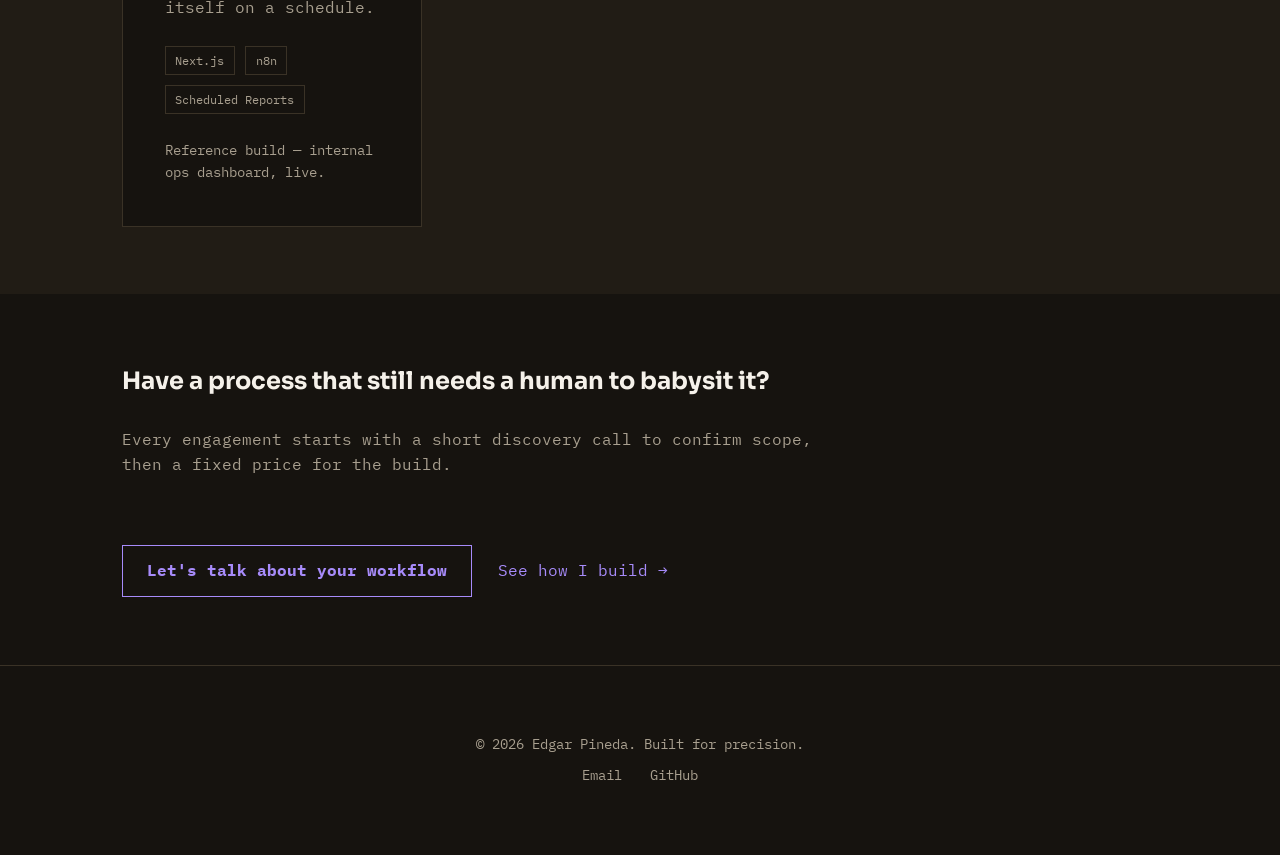
<file: capabilities.html>
<!DOCTYPE html>
<html lang="en">
<head>
    <meta charset="UTF-8">
    <meta name="viewport" content="width=device-width, initial-scale=1.0">
    <title>What I Can Build | Edgar Pineda</title>
    <meta name="description" content="Automation capabilities from Edgar Pineda — real-time alerts, lead capture, content pipelines, and ops dashboards, each backed by a working build.">
    <meta property="og:title" content="What I Can Build | Edgar Pineda">
    <meta property="og:description" content="Automation capabilities from Edgar Pineda — real-time alerts, lead capture, content pipelines, and ops dashboards, each backed by a working build.">
    <meta property="og:type" content="website">
    <link rel="icon" type="image/svg+xml" href="/favicon.svg">
    <link rel="preconnect" href="https://fonts.googleapis.com">
    <link rel="preconnect" href="https://fonts.gstatic.com" crossorigin>
    <link href="https://fonts.googleapis.com/css2?family=IBM+Plex+Mono:wght@400;700&family=Sora:wght@700&display=swap" rel="stylesheet">
    <link rel="stylesheet" href="styles.css">
</head>
<body>
    <nav class="nav-bar">
        <div class="container nav-bar__row">
            <a href="/" class="logo" aria-label="Home">EP_SYSTEMS</a>
            <div class="nav-links">
                <a href="/about.html">About</a>
                <a href="/contact.html">Contact</a>
            </div>
        </div>
    </nav>

    <main>
        <!-- Capabilities Hero -->
        <section class="hero section section--padded-xl">
            <div class="container">
                <div class="hero-content case-hero">
                    <span class="kicker">// what_i_build</span>
                    <h1 class="case-title">What I can build</h1>
                    <p class="case-subtitle">Four recurring shapes of automation work, each backed by a live build — not a template.</p>
                </div>
            </div>
        </section>

        <!-- Capability Cards -->
        <section class="projects section section--padded-xl section--secondary-bg">
            <div class="container">
                <div class="cards-grid">

                    <div class="card">
                        <h3 class="card-title">Real-Time Alert &amp; Signal Relay</h3>
                        <p class="card-body">For trading communities, e-commerce ops, anyone watching a screen for a trigger event. An event fires in your source system &mdash; a market condition, a form submit, an inventory drop &mdash; and a structured alert lands in Discord, Slack, or SMS within seconds.</p>
                        <div class="tags">
                            <span class="tag">Webhooks</span>
                            <span class="tag">n8n</span>
                            <span class="tag">Discord/Slack</span>
                        </div>
                        <p class="text-secondary" style="font-size:0.85rem;">Proven &mdash; MT5 EA + TradingView relay, both live.</p>
                    </div>

                    <div class="card">
                        <h3 class="card-title">Lead Capture &rarr; CRM Automation</h3>
                        <p class="card-body">For local service businesses and B2B agencies with leads slipping through the cracks. A form or webhook submission gets validated, enriched, and routed to your CRM or sheet automatically &mdash; built for the cases your CRM's native automations can't handle on their own.</p>
                        <div class="tags">
                            <span class="tag">n8n</span>
                            <span class="tag">CRM APIs</span>
                            <span class="tag">Validation</span>
                        </div>
                        <p class="text-secondary" style="font-size:0.85rem;">Reference build &mdash; B2B inquiry capture spec.</p>
                    </div>

                    <div class="card">
                        <h3 class="card-title">Automated Content Pipeline</h3>
                        <p class="card-body">For social agencies, coaches, and creators who need daily content without a video team. Script generation through AI video/audio rendering to scheduled publish &mdash; a full pipeline that runs on its own.</p>
                        <div class="tags">
                            <span class="tag">n8n</span>
                            <span class="tag">Creatomate</span>
                            <span class="tag">Blotato</span>
                        </div>
                        <p class="text-secondary" style="font-size:0.85rem;">Proven &mdash; daily trivia video pipeline, live.</p>
                    </div>

                    <div class="card">
                        <h3 class="card-title">Ops Dashboard &amp; Reporting</h3>
                        <p class="card-body">For small ops teams and agency owners tracking several accounts by hand. Pulls data from your existing sources &mdash; sheets, APIs, a database &mdash; into one status view or a report that generates itself on a schedule.</p>
                        <div class="tags">
                            <span class="tag">Next.js</span>
                            <span class="tag">n8n</span>
                            <span class="tag">Scheduled Reports</span>
                        </div>
                        <p class="text-secondary" style="font-size:0.85rem;">Reference build &mdash; internal ops dashboard, live.</p>
                    </div>

                </div>
            </div>
        </section>

        <!-- CTA -->
        <section class="section section--padded-xl">
            <div class="container">
                <div class="case-section">
                    <h2 class="section-title">Have a process that still needs a human to babysit it?</h2>
                    <p>Every engagement starts with a short discovery call to confirm scope, then a fixed price for the build.</p>
                </div>
                <div class="cta-row">
                    <a href="/contact.html" class="btn">Let's talk about your workflow</a>
                    <a href="/work/automation-agents.html" class="text-accent">See how I build &rarr;</a>
                </div>
            </div>
        </section>
    </main>

    <footer class="footer">
        <div class="container">
            <p>&copy; 2026 Edgar Pineda. Built for precision.</p>
            <div class="footer-meta">
                <a href="mailto:epineda813@gmail.com" class="footer-link">Email</a>
                <a href="https://github.com/recca813" class="footer-link">GitHub</a>
            </div>
        </div>
    </footer>
    <script src="mailto-copy.js" defer></script>
</body>
</html>
</file>
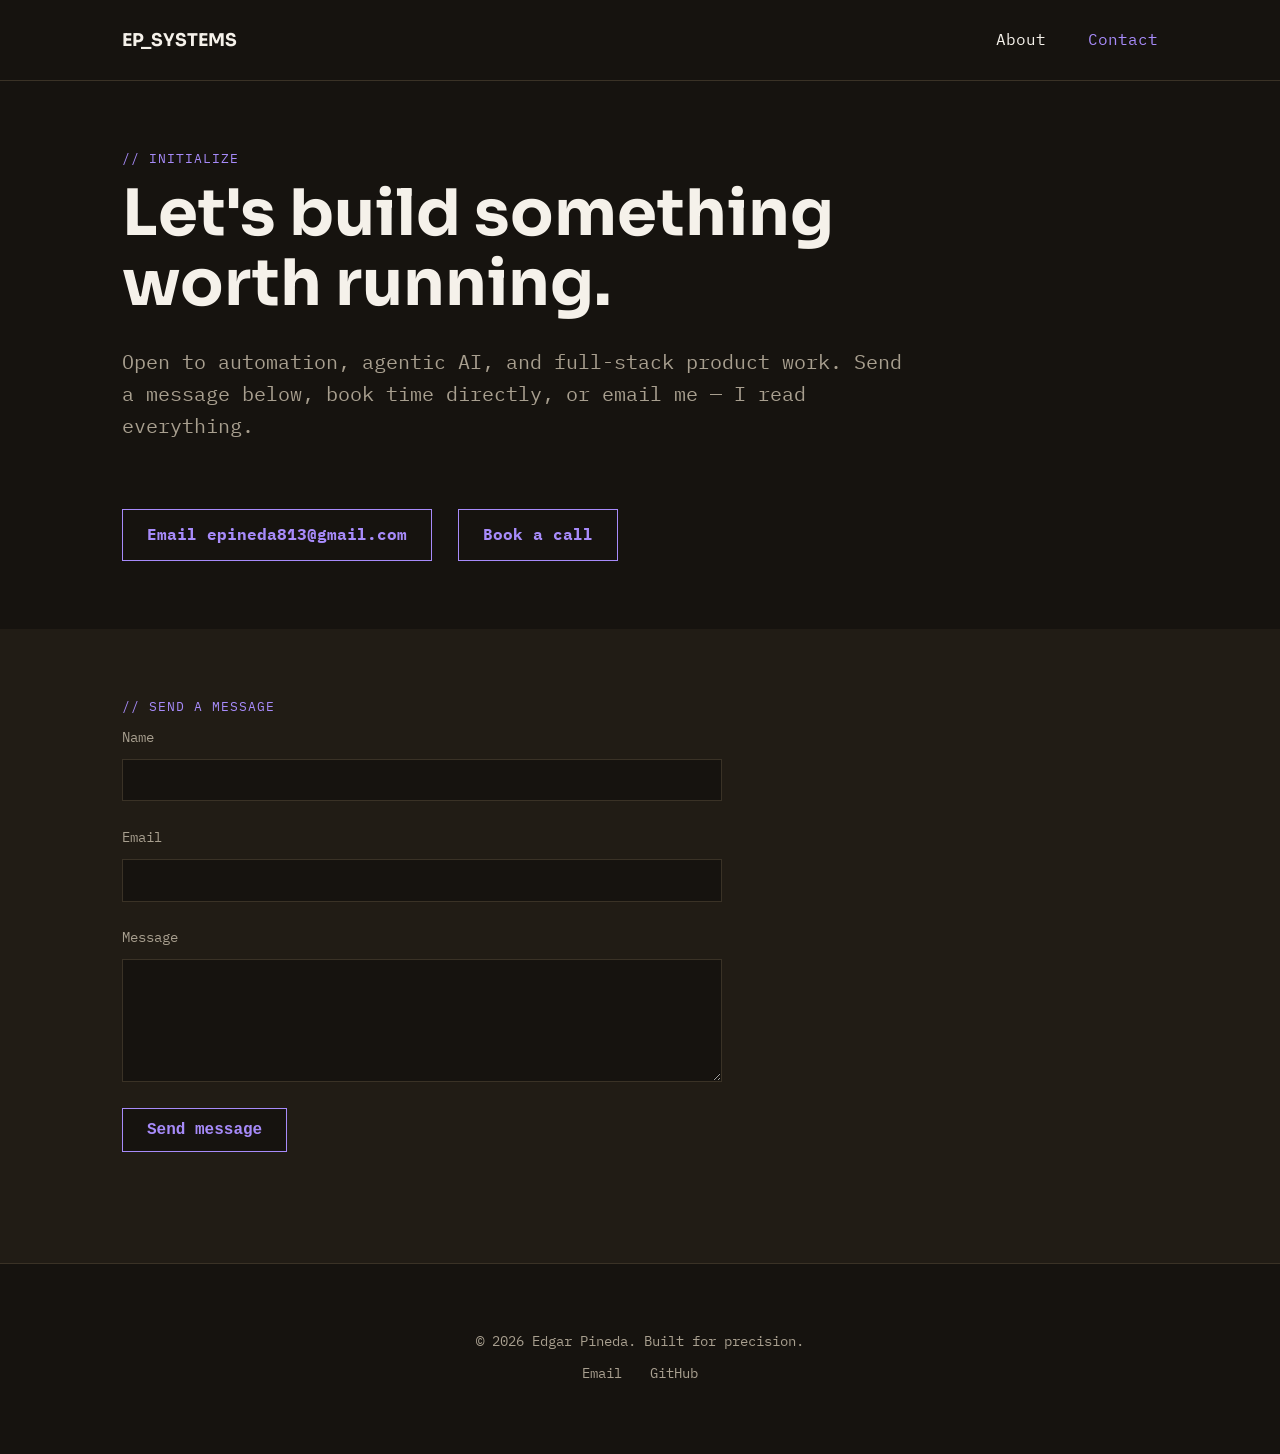
<file: contact.html>
<!DOCTYPE html>
<html lang="en">
<head>
    <meta charset="UTF-8">
    <meta name="viewport" content="width=device-width, initial-scale=1.0">
    <title>Contact | Edgar Pineda</title>
    <meta name="description" content="Get in touch with Edgar Pineda about automation, agentic AI, and full-stack product work.">
    <meta property="og:title" content="Contact | Edgar Pineda">
    <meta property="og:description" content="Get in touch with Edgar Pineda about automation, agentic AI, and full-stack product work.">
    <meta property="og:type" content="website">
    <link rel="icon" type="image/svg+xml" href="/favicon.svg">
    <link rel="preconnect" href="https://fonts.googleapis.com">
    <link rel="preconnect" href="https://fonts.gstatic.com" crossorigin>
    <link href="https://fonts.googleapis.com/css2?family=IBM+Plex+Mono:wght@400;700&family=Sora:wght@700&display=swap" rel="stylesheet">
    <link rel="stylesheet" href="styles.css">
    <link href="https://assets.calendly.com/assets/external/widget.css" rel="stylesheet">
</head>
<body>
    <nav class="nav-bar">
        <div class="container nav-bar__row">
            <a href="/" class="logo" aria-label="Home">EP_SYSTEMS</a>
            <div class="nav-links">
                <a href="/about.html">About</a>
                <a href="/contact.html" class="active">Contact</a>
            </div>
        </div>
    </nav>

    <main>
        <section class="hero section section--padded-xl">
            <div class="container">
                <div class="hero-content">
                    <span class="kicker">// initialize</span>
                    <h1 class="hero-title">Let's build something worth running.</h1>
                    <p class="hero-subtitle">
                        Open to automation, agentic AI, and full-stack product work.
                        Send a message below, book time directly, or email me &mdash; I read everything.
                    </p>
                    <div class="cta-row">
                        <a href="mailto:epineda813@gmail.com" class="btn">Email epineda813@gmail.com</a>
                        <a href="https://calendly.com/epineda813/30min" class="btn calendly-trigger" target="_blank" rel="noopener">Book a call</a>
                    </div>
                </div>
            </div>
        </section>

        <section class="section section--padded-xl section--secondary-bg">
            <div class="container">
                <div class="contact-form-wrap">
                    <span class="kicker">// send a message</span>
                    <form id="contact-form" class="contact-form" action="https://formspree.io/f/xnpaoner" method="POST">
                        <div class="form-field">
                            <label for="name">Name</label>
                            <input type="text" id="name" name="name" required>
                        </div>
                        <div class="form-field">
                            <label for="email">Email</label>
                            <input type="email" id="email" name="email" required>
                        </div>
                        <div class="form-field">
                            <label for="message">Message</label>
                            <textarea id="message" name="message" rows="5" required></textarea>
                        </div>
                        <input type="text" name="_gotcha" class="form-honeypot" tabindex="-1" autocomplete="off">
                        <button type="submit" class="btn">Send message</button>
                        <p class="form-status" id="form-status" role="status" aria-live="polite"></p>
                    </form>
                </div>
            </div>
        </section>
    </main>

    <footer class="footer">
        <div class="container">
            <p>&copy; 2026 Edgar Pineda. Built for precision.</p>
            <div class="footer-meta">
                <a href="mailto:epineda813@gmail.com" class="footer-link">Email</a>
                <a href="https://github.com/recca813" class="footer-link">GitHub</a>
            </div>
        </div>
    </footer>
    <script src="mailto-copy.js" defer></script>
    <script src="contact-form.js" defer></script>
    <script src="https://assets.calendly.com/assets/external/widget.js" defer></script>
    <script src="calendly-popup.js" defer></script>
</body>
</html>
</file>
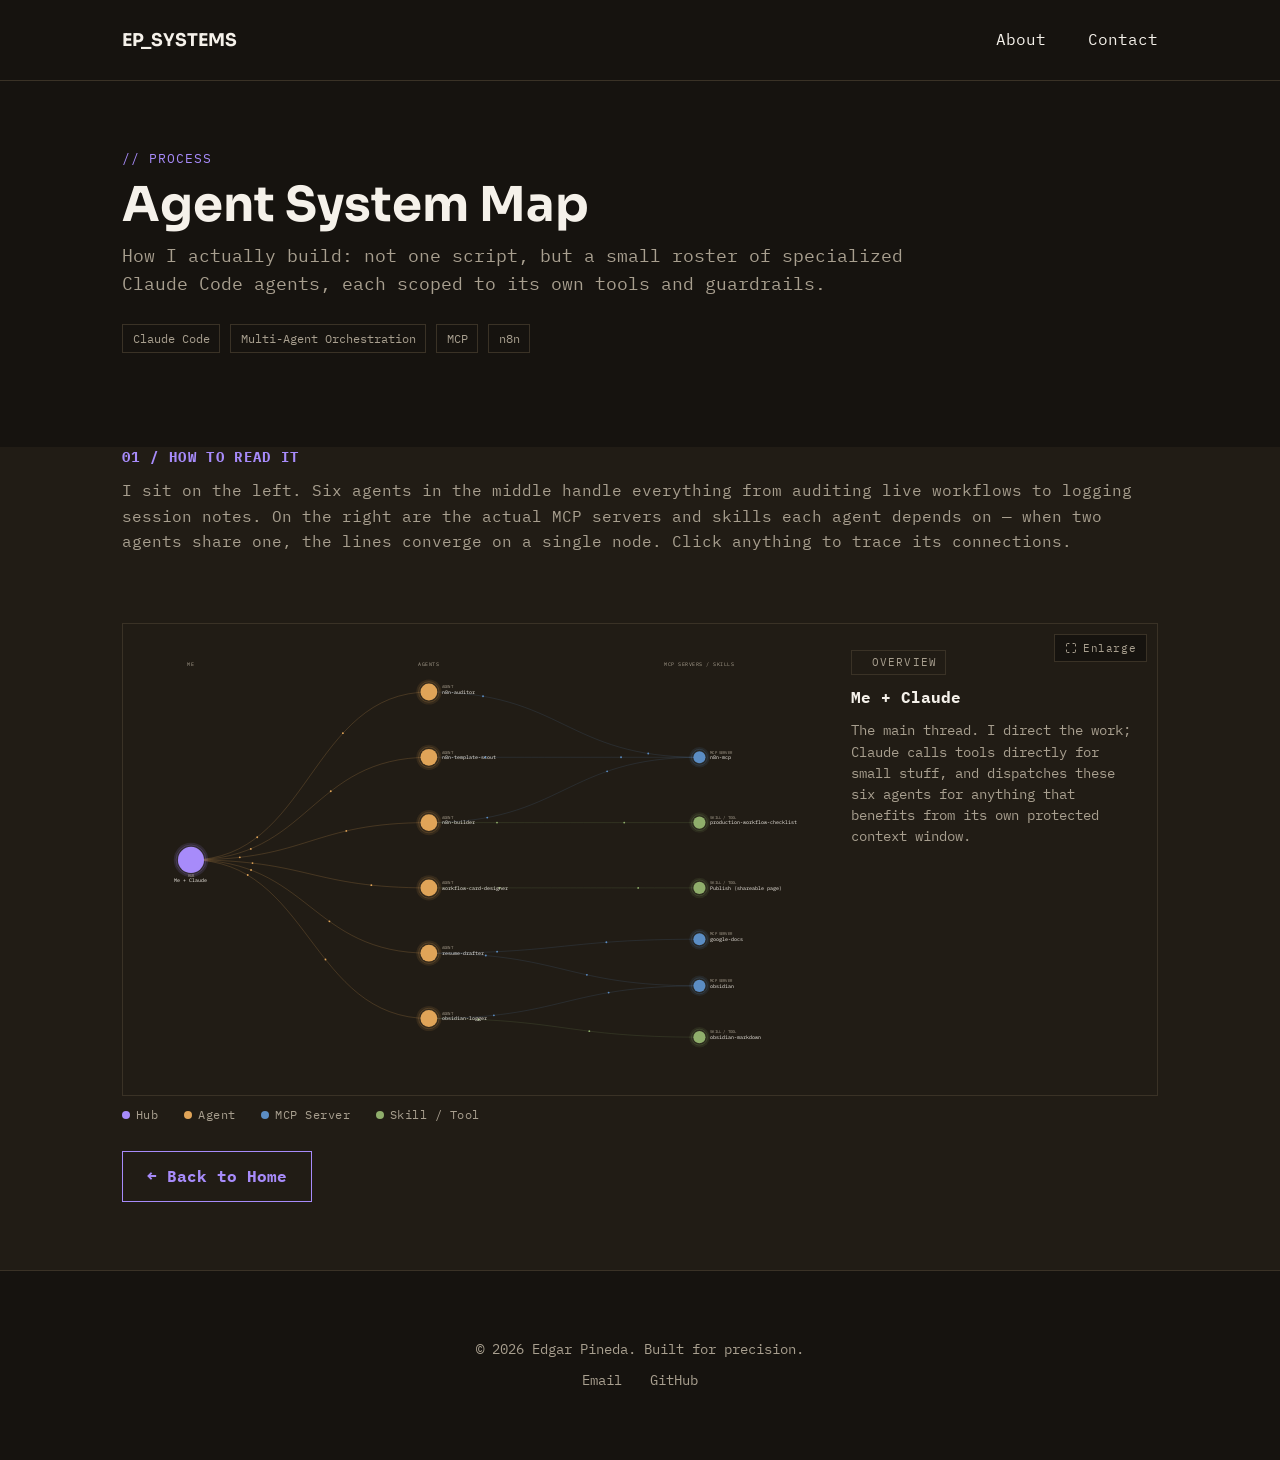
<file: work/automation-agents.html>
<!DOCTYPE html>
<html lang="en">
<head>
    <meta charset="UTF-8">
    <meta name="viewport" content="width=device-width, initial-scale=1.0">
    <title>Agent System Map | Edgar Pineda</title>
    <meta name="description" content="How Edgar Pineda actually builds &mdash; six specialized Claude Code agents, the MCP servers and skills each one calls, and the guardrails that keep them safe to run.">
    <meta property="og:title" content="Agent System Map | Edgar Pineda">
    <meta property="og:description" content="How Edgar Pineda actually builds &mdash; six specialized Claude Code agents, the MCP servers and skills each one calls, and the guardrails that keep them safe to run.">
    <meta property="og:type" content="website">
    <link rel="icon" type="image/svg+xml" href="../favicon.svg">
    <link rel="preconnect" href="https://fonts.googleapis.com">
    <link rel="preconnect" href="https://fonts.gstatic.com" crossorigin>
    <link href="https://fonts.googleapis.com/css2?family=IBM+Plex+Mono:wght@400;700&family=Sora:wght@700&display=swap" rel="stylesheet">
    <link rel="stylesheet" href="../styles.css">
    <style>
        :root {
            --map-agent: #e0a458;
            --map-mcp: #5b8dc4;
            --map-skill: #8fae6b;
        }

        .map-section { padding-top: 0; }

        .map-stage {
            position: relative;
            border: 1px solid var(--border);
            background: var(--bg-secondary);
            padding: var(--spacing-md);
            display: grid;
            grid-template-columns: minmax(0, 1fr) 280px;
            gap: var(--spacing-md);
        }

        .map-stage svg { width: 100%; height: auto; overflow: visible; }

        .map-stage:fullscreen {
            width: 100vw;
            height: 100vh;
            padding: var(--spacing-xl);
            align-items: center;
        }
        .map-stage:fullscreen svg { max-height: 82vh; }

        .enlarge-btn {
            position: absolute;
            top: var(--spacing-sm);
            right: var(--spacing-sm);
            display: inline-flex;
            align-items: center;
            gap: 6px;
            font-family: var(--font-body);
            font-size: 0.7rem;
            letter-spacing: 0.05em;
            background: var(--bg-primary);
            border: 1px solid var(--border);
            color: var(--text-secondary);
            padding: 6px 10px;
            cursor: pointer;
            z-index: 2;
        }
        .enlarge-btn:hover { color: var(--accent); border-color: var(--accent); }
        .enlarge-btn svg { width: 12px; height: 12px; }

        .map-legend {
            display: flex;
            gap: var(--spacing-md);
            flex-wrap: wrap;
            font-size: 0.72rem;
            color: var(--text-secondary);
            letter-spacing: 0.04em;
            margin-top: var(--spacing-sm);
        }
        .map-legend-item { display: flex; align-items: center; gap: 6px; }
        .map-legend-dot { width: 8px; height: 8px; border-radius: 50%; flex-shrink: 0; }

        .col-label { font-family: var(--font-body); font-size: 0.68rem; letter-spacing: 0.1em; fill: var(--text-secondary); }

        .edge { fill: none; stroke-linecap: round; transition: opacity 0.35s ease, stroke-width 0.35s ease; }
        .edge-hub   { stroke: var(--map-agent); stroke-opacity: 0.3; stroke-width: 1.4; }
        .edge-mcp   { stroke: var(--map-mcp); stroke-opacity: 0.26; stroke-width: 1.2; }
        .edge-skill { stroke: var(--map-skill); stroke-opacity: 0.26; stroke-width: 1.2; }

        .node { cursor: pointer; }
        .node circle.core { transition: filter 0.3s ease; }
        .node:hover circle.core { filter: brightness(1.2); }
        .node text { font-family: var(--font-body); font-size: 11px; fill: var(--text-primary); transition: opacity 0.35s ease; pointer-events: none; }
        .node .sublabel { font-size: 8px; fill: var(--text-secondary); letter-spacing: 0.05em; text-transform: uppercase; }

        .dim .edge { opacity: 0.05; }
        .dim .particle { opacity: 0; }
        .dim .node { opacity: 0.2; }
        .dim .node.active, .dim .node.neighbor { opacity: 1; }
        .dim .edge.active { opacity: 0.9; stroke-width: 2; }

        .map-panel {
            display: flex;
            flex-direction: column;
            gap: var(--spacing-sm);
            min-height: 0;
        }
        .panel-type {
            font-family: var(--font-body);
            font-size: 0.68rem;
            letter-spacing: 0.1em;
            text-transform: uppercase;
            display: inline-flex;
            align-items: center;
            gap: 6px;
            width: fit-content;
            padding: 3px 8px;
            border: 1px solid var(--border);
            color: var(--text-secondary);
        }
        .panel-type .dot { width: 6px; height: 6px; border-radius: 50%; }
        .panel-title { font-family: var(--font-body); font-size: 1rem; font-weight: 700; color: var(--text-primary); margin: 0; word-break: break-word; }
        .panel-desc { font-size: 0.85rem; line-height: 1.55; color: var(--text-secondary); margin: 0; }
        .panel-links { margin-top: auto; padding-top: var(--spacing-sm); border-top: 1px solid var(--border); }
        .panel-links-label { font-family: var(--font-body); font-size: 0.65rem; text-transform: uppercase; letter-spacing: 0.08em; color: var(--text-secondary); margin: 0 0 6px; }
        .link-chip { display: block; font-family: var(--font-body); font-size: 0.8rem; color: var(--text-primary); padding: 4px 0; border-bottom: 1px dashed var(--border); }
        .link-chip:last-child { border-bottom: none; }
        .reset-btn {
            font-family: var(--font-body); font-size: 0.7rem; letter-spacing: 0.05em;
            background: none; border: 1px solid var(--border); color: var(--text-secondary);
            padding: 6px 10px; cursor: pointer; align-self: flex-start;
        }
        .reset-btn:hover { color: var(--accent); border-color: var(--accent); }

        @media (max-width: 760px) {
            .map-stage { grid-template-columns: 1fr; }
        }
    </style>
</head>
<body>
    <nav class="nav-bar">
        <div class="container nav-bar__row">
            <a href="../" class="logo" aria-label="Home">EP_SYSTEMS</a>
            <div class="nav-links">
                <a href="../about.html">About</a>
                <a href="../contact.html">Contact</a>
            </div>
        </div>
    </nav>

    <main>
        <section class="hero section section--padded-xl">
            <div class="container">
                <div class="case-hero">
                    <span class="kicker">// process</span>
                    <h1 class="case-title">Agent System Map</h1>
                    <p class="case-subtitle">How I actually build: not one script, but a small roster of specialized Claude Code agents, each scoped to its own tools and guardrails.</p>
                    <div class="tags">
                        <span class="tag">Claude Code</span>
                        <span class="tag">Multi-Agent Orchestration</span>
                        <span class="tag">MCP</span>
                        <span class="tag">n8n</span>
                    </div>
                </div>
            </div>
        </section>

        <section class="map-section section section--padded-xl section--secondary-bg">
            <div class="container">
                <div class="case-section" style="max-width: 100%;">
                    <h2 class="case-heading">01 / How to read it</h2>
                    <p>I sit on the left. Six agents in the middle handle everything from auditing live workflows to logging session notes. On the right are the actual MCP servers and skills each agent depends on &mdash; when two agents share one, the lines converge on a single node. Click anything to trace its connections.</p>
                </div>

                <div class="map-stage" id="map-stage">
                    <button class="enlarge-btn" id="enlarge-btn" type="button" aria-label="Enlarge diagram">
                        <svg viewBox="0 0 24 24" fill="none" stroke="currentColor" stroke-width="2" stroke-linecap="round" stroke-linejoin="round"><path d="M8 3H5a2 2 0 0 0-2 2v3M16 3h3a2 2 0 0 1 2 2v3M21 16v3a2 2 0 0 1-2 2h-3M3 16v3a2 2 0 0 0 2 2h3"/></svg>
                        <span id="enlarge-btn-label">Enlarge</span>
                    </button>
                    <svg id="stage-svg" viewBox="0 0 1450 900" role="img" aria-label="Left to right diagram of agents and their dependencies"></svg>
                    <div class="map-panel" id="panel">
                        <span class="panel-type" id="panel-type"><span class="dot"></span><span id="panel-type-label">Overview</span></span>
                        <h3 class="panel-title" id="panel-title">Me + Claude</h3>
                        <p class="panel-desc" id="panel-desc">The main thread. I direct the work; Claude calls tools directly for small stuff, and dispatches these six agents for anything that benefits from its own protected context window.</p>
                        <div class="panel-links" id="panel-links" style="display:none">
                            <p class="panel-links-label">Connected to</p>
                            <div id="panel-links-list"></div>
                        </div>
                        <button class="reset-btn" id="reset-btn" style="display:none">&larr; reset view</button>
                    </div>
                </div>
                <div class="map-legend" id="legend"></div>

                <a href="../" class="btn back-link">&larr; Back to Home</a>
            </div>
        </section>
    </main>

    <footer class="footer">
        <div class="container">
            <p>&copy; 2026 Edgar Pineda. Built for precision.</p>
            <div class="footer-meta">
                <a href="mailto:epineda813@gmail.com" class="footer-link">Email</a>
                <a href="https://github.com/recca813" class="footer-link">GitHub</a>
            </div>
        </div>
    </footer>
    <script src="../mailto-copy.js" defer></script>

    <script>
    (function () {
        var stage = document.getElementById('map-stage');
        var enlargeBtn = document.getElementById('enlarge-btn');
        var enlargeLabel = document.getElementById('enlarge-btn-label');

        if (stage.requestFullscreen) {
            enlargeBtn.addEventListener('click', function () {
                if (document.fullscreenElement) {
                    document.exitFullscreen();
                } else {
                    stage.requestFullscreen();
                }
            });
            document.addEventListener('fullscreenchange', function () {
                enlargeLabel.textContent = document.fullscreenElement ? 'Exit' : 'Enlarge';
            });
        } else {
            enlargeBtn.style.display = 'none';
        }

        var reduceMotion = window.matchMedia('(prefers-reduced-motion: reduce)').matches;
        var COL_HUB = 90, COL_AGENT = 600, COL_OUTER = 1180;

        var COLORS = {
            hub:   { core: '#a78bfa', glow: 'rgba(167,139,250,0.4)',  label: 'Hub' },
            agent: { core: '#e0a458', glow: 'rgba(224,164,88,0.35)', label: 'Agent' },
            mcp:   { core: '#5b8dc4', glow: 'rgba(91,141,196,0.35)', label: 'MCP Server' },
            skill: { core: '#8fae6b', glow: 'rgba(143,174,107,0.35)', label: 'Skill / Tool' }
        };

        var nodes = [
            { id: 'hub', type: 'hub', x: COL_HUB, y: 450, label: 'Me + Claude',
              desc: 'The main thread. I direct the work; Claude calls tools directly for small stuff, and dispatches these six agents for anything that benefits from its own protected context window.' },

            { id: 'n8n-auditor', type: 'agent', x: COL_AGENT, y: 90, label: 'n8n-auditor',
              desc: 'Read-only health auditor for n8n workflows. Checks validation, wiring integrity, error-routing completeness, and naming/credential conventions — never modifies anything.' },
            { id: 'n8n-template-scout', type: 'agent', x: COL_AGENT, y: 230, label: 'n8n-template-scout',
              desc: 'Read-only research scout. Given a build intent, returns a ranked shortlist of the best templates and node types with a one-line rationale each — never builds or modifies workflows.' },
            { id: 'n8n-builder', type: 'agent', x: COL_AGENT, y: 370, label: 'n8n-builder',
              desc: 'Builds n8n workflows inactive and validated. Creates or edits, auto-wires error handling on every fallible node, validates, and verifies wiring — then hands back a draft for a human to test and activate.' },
            { id: 'workflow-card-designer', type: 'agent', x: COL_AGENT, y: 510, label: 'workflow-card-designer',
              desc: 'Generates the one-page summary card for a finished n8n workflow in a fixed visual template, then publishes it as a shareable page.' },
            { id: 'resume-drafter', type: 'agent', x: COL_AGENT, y: 650, label: 'resume-drafter',
              desc: 'Drafts, updates, and syncs my CV/resume/portfolio content across the Google Doc source of truth and its Obsidian mirror — real content, no placeholders.' },
            { id: 'obsidian-logger', type: 'agent', x: COL_AGENT, y: 790, label: 'obsidian-logger',
              desc: 'Logs project events into the Obsidian vault per the mandatory logging convention — creates or updates notes, links them into the index, and cross-links related notes.' },

            { id: 'n8n-mcp', type: 'mcp', x: COL_OUTER, y: 230, label: 'n8n-mcp',
              desc: 'MCP server wrapping the local n8n instance, tunneled for webhooks. Exposes workflow search, validation, creation, and execution tools. Shared by all three n8n agents.' },
            { id: 'production-workflow-checklist', type: 'skill', x: COL_OUTER, y: 370, label: 'production-workflow-checklist',
              desc: 'Pre-flight checklist run before any write to an active n8n workflow — enforces "never edit production directly, always copy first" with concrete steps instead of relying on memory.' },
            { id: 'publish-tool', type: 'skill', x: COL_OUTER, y: 510, label: 'Publish (shareable page)',
              desc: 'Publishes a private, shareable web page — used here to hand back the finished workflow card as a visual, sharable deliverable.' },
            { id: 'google-docs-mcp', type: 'mcp', x: COL_OUTER, y: 620, label: 'google-docs',
              desc: 'MCP server for Google Docs, Sheets, Gmail, and Calendar. Used for direct edits to the CV Google Doc — the source of truth in the four-location sync.' },
            { id: 'obsidian-mcp', type: 'mcp', x: COL_OUTER, y: 720, label: 'obsidian',
              desc: 'MCP server over Obsidian\'s Local REST API plugin. Exposes vault read/write, search, and note-patching tools. Shared by the logger and the resume drafter.' },
            { id: 'obsidian-markdown', type: 'skill', x: COL_OUTER, y: 830, label: 'obsidian-markdown',
              desc: 'Reference for Obsidian-flavored Markdown syntax — wikilinks, callouts, frontmatter — so every logged note stays syntactically correct.' }
        ];

        var edges = [
            ['hub', 'n8n-auditor'], ['hub', 'n8n-template-scout'], ['hub', 'n8n-builder'],
            ['hub', 'workflow-card-designer'], ['hub', 'resume-drafter'], ['hub', 'obsidian-logger'],
            ['n8n-auditor', 'n8n-mcp'], ['n8n-template-scout', 'n8n-mcp'], ['n8n-builder', 'n8n-mcp'],
            ['n8n-builder', 'production-workflow-checklist'],
            ['workflow-card-designer', 'publish-tool'],
            ['resume-drafter', 'google-docs-mcp'], ['resume-drafter', 'obsidian-mcp'],
            ['obsidian-logger', 'obsidian-mcp'], ['obsidian-logger', 'obsidian-markdown']
        ];

        var byId = {};
        nodes.forEach(function (n) { byId[n.id] = n; });

        var adjacency = {};
        nodes.forEach(function (n) { adjacency[n.id] = new Set([n.id]); });
        edges.forEach(function (e) { adjacency[e[0]].add(e[1]); adjacency[e[1]].add(e[0]); });

        var svg = document.getElementById('stage-svg');
        var svgNS = 'http://www.w3.org/2000/svg';
        function el(tag, attrs) { var e = document.createElementNS(svgNS, tag); for (var k in attrs) e.setAttribute(k, attrs[k]); return e; }

        var colLayer = el('g');
        [['ME', COL_HUB], ['AGENTS', COL_AGENT], ['MCP SERVERS / SKILLS', COL_OUTER]].forEach(function (c) {
            var t = el('text', { x: c[1], y: 34, 'text-anchor': 'middle', class: 'col-label' });
            t.textContent = c[0];
            colLayer.appendChild(t);
        });
        svg.appendChild(colLayer);

        var edgeLayer = el('g'), particleLayer = el('g'), nodeLayer = el('g');
        svg.appendChild(edgeLayer); svg.appendChild(particleLayer); svg.appendChild(nodeLayer);

        edges.forEach(function (e, idx) {
            var a = byId[e[0]], b = byId[e[1]];
            var pathId = 'edge-' + idx;
            var cls = a.type === 'hub' || b.type === 'hub' ? 'edge-hub' : (a.type === 'mcp' || b.type === 'mcp' ? 'edge-mcp' : 'edge-skill');
            var midX = (a.x + b.x) / 2;
            var d = 'M ' + a.x + ' ' + a.y + ' C ' + midX + ' ' + a.y + ' ' + midX + ' ' + b.y + ' ' + b.x + ' ' + b.y;
            var path = el('path', { id: pathId, class: 'edge ' + cls, d: d, 'data-a': e[0], 'data-b': e[1] });
            edgeLayer.appendChild(path);

            if (!reduceMotion) {
                var color = a.type === 'mcp' || b.type === 'mcp' ? COLORS.mcp.core : (a.type === 'skill' || b.type === 'skill' ? COLORS.skill.core : COLORS.agent.core);
                for (var p = 0; p < 2; p++) {
                    var particle = el('circle', { r: 2, fill: color, class: 'particle edge-' + idx });
                    var anim = el('animateMotion', { dur: (5 + Math.random() * 2.5).toFixed(1) + 's', repeatCount: 'indefinite', begin: (-p * 3).toFixed(1) + 's' });
                    var mpath = el('mpath');
                    mpath.setAttributeNS('http://www.w3.org/1999/xlink', 'href', '#' + pathId);
                    anim.appendChild(mpath); particle.appendChild(anim);
                    particleLayer.appendChild(particle);
                }
            }
        });

        nodes.forEach(function (n) {
            var c = COLORS[n.type];
            var group = el('g', { class: 'node', 'data-id': n.id, tabindex: '0' });
            var coreR = n.type === 'hub' ? 28 : (n.type === 'agent' ? 18 : 13);

            group.appendChild(el('circle', { cx: n.x, cy: n.y, r: coreR + 9, fill: c.glow, opacity: 0.3 }));
            group.appendChild(el('circle', { cx: n.x, cy: n.y, r: coreR, fill: c.core, class: 'core' }));
            group.appendChild(el('circle', { cx: n.x, cy: n.y, r: coreR + 4, fill: 'none', stroke: c.core, 'stroke-opacity': 0.4 }));

            var anchor = n.type === 'hub' ? 'middle' : 'start';
            var lx = n.type === 'hub' ? n.x : n.x + coreR + 10;
            var ly = n.type === 'hub' ? n.y + coreR + 20 : n.y + 4;

            var sub = el('text', { x: lx, y: ly - 12, 'text-anchor': anchor, class: 'sublabel' });
            sub.textContent = c.label;
            group.appendChild(sub);
            var text = el('text', { x: lx, y: ly, 'text-anchor': anchor });
            text.textContent = n.label;
            group.appendChild(text);

            group.addEventListener('click', function () { focusNode(n.id); });
            group.addEventListener('keypress', function (ev) { if (ev.key === 'Enter') focusNode(n.id); });
            nodeLayer.appendChild(group);
        });

        var legend = document.getElementById('legend');
        Object.keys(COLORS).forEach(function (k) {
            var item = document.createElement('div'); item.className = 'map-legend-item';
            var dot = document.createElement('span'); dot.className = 'map-legend-dot'; dot.style.background = COLORS[k].core;
            item.appendChild(dot);
            var lbl = document.createElement('span'); lbl.textContent = COLORS[k].label;
            item.appendChild(lbl);
            legend.appendChild(item);
        });

        var panelType = document.getElementById('panel-type-label');
        var panelTypeDot = document.querySelector('#panel-type .dot');
        var panelTitle = document.getElementById('panel-title');
        var panelDesc = document.getElementById('panel-desc');
        var panelLinks = document.getElementById('panel-links');
        var panelLinksList = document.getElementById('panel-links-list');
        var resetBtn = document.getElementById('reset-btn');

        function focusNode(id) {
            var n = byId[id]; var connected = adjacency[id];
            svg.classList.add('dim');
            nodeLayer.querySelectorAll('.node').forEach(function (g) {
                var nid = g.getAttribute('data-id');
                g.classList.toggle('active', nid === id);
                g.classList.toggle('neighbor', connected.has(nid) && nid !== id);
            });
            edgeLayer.querySelectorAll('.edge').forEach(function (p) {
                p.classList.toggle('active', connected.has(p.getAttribute('data-a')) && connected.has(p.getAttribute('data-b')));
            });
            particleLayer.querySelectorAll('.particle').forEach(function (pt) {
                var idxCls = Array.from(pt.classList).find(function (c) { return c.indexOf('edge-') === 0; });
                var edgeEl = idxCls && document.getElementById(idxCls);
                pt.style.opacity = edgeEl && edgeEl.classList.contains('active') ? 1 : 0;
            });
            panelType.textContent = COLORS[n.type].label;
            panelTypeDot.style.background = COLORS[n.type].core;
            panelTitle.textContent = n.label;
            panelDesc.textContent = n.desc;
            var links = Array.from(connected).filter(function (x) { return x !== id; });
            if (links.length) {
                panelLinks.style.display = 'block'; panelLinksList.innerHTML = '';
                links.forEach(function (lid) {
                    var chip = document.createElement('span'); chip.className = 'link-chip'; chip.textContent = byId[lid].label;
                    panelLinksList.appendChild(chip);
                });
            } else { panelLinks.style.display = 'none'; }
            resetBtn.style.display = 'inline-block';
        }

        function resetView() {
            svg.classList.remove('dim');
            nodeLayer.querySelectorAll('.node').forEach(function (g) { g.classList.remove('active', 'neighbor'); });
            edgeLayer.querySelectorAll('.edge').forEach(function (p) { p.classList.remove('active'); });
            particleLayer.querySelectorAll('.particle').forEach(function (pt) { pt.style.opacity = ''; });
            panelType.textContent = 'Overview'; panelTypeDot.style.background = COLORS.hub.core;
            panelTitle.textContent = 'Me + Claude';
            panelDesc.textContent = 'The main thread. I direct the work; Claude calls tools directly for small stuff, and dispatches these six agents for anything that benefits from its own protected context window.';
            panelLinks.style.display = 'none'; resetBtn.style.display = 'none';
        }

        resetBtn.addEventListener('click', resetView);
    })();
    </script>
</body>
</html>
</file>
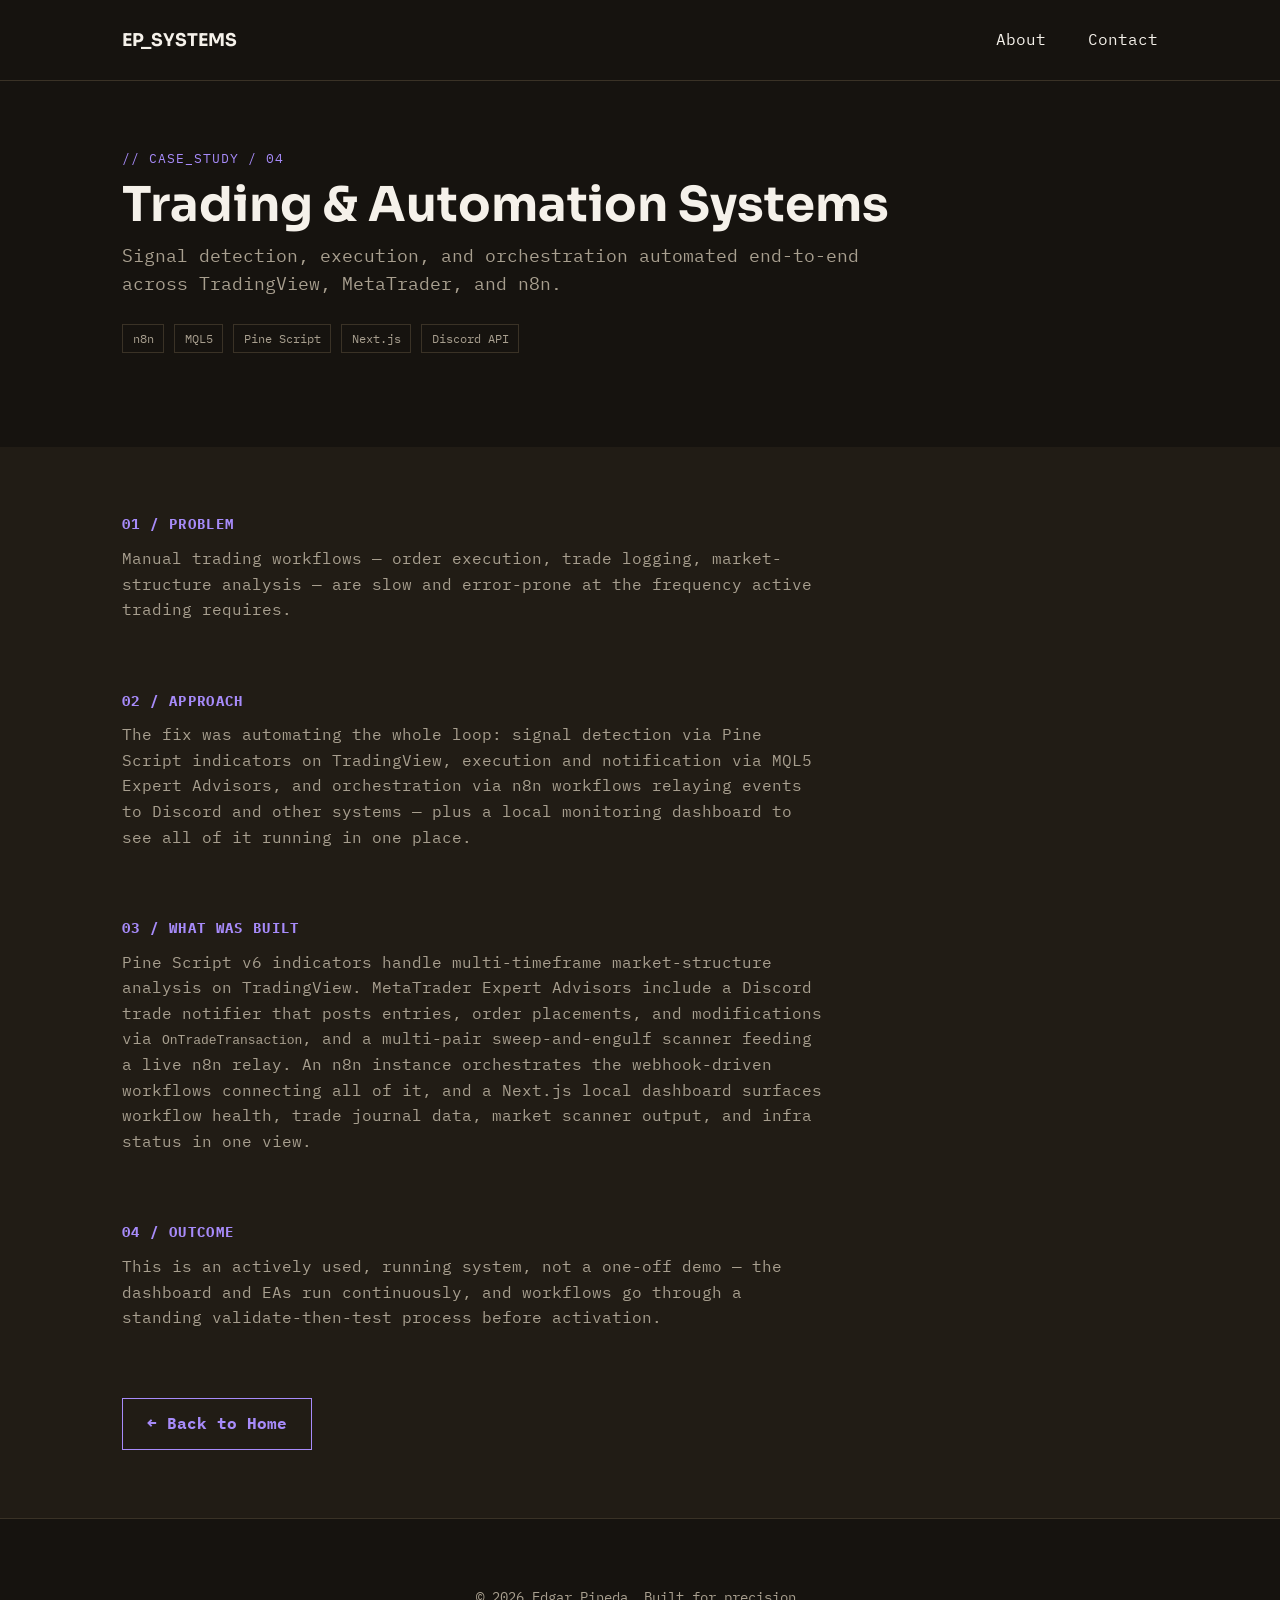
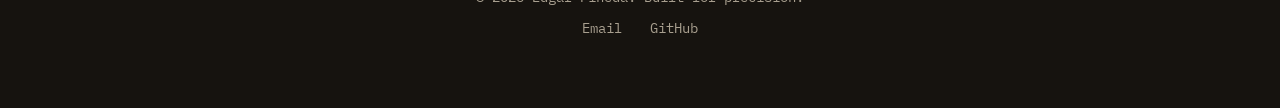
<file: work/automation.html>
<!DOCTYPE html>
<html lang="en">
<head>
    <meta charset="UTF-8">
    <meta name="viewport" content="width=device-width, initial-scale=1.0">
    <title>Trading & Automation Systems | Edgar Pineda</title>
    <meta name="description" content="Case study: end-to-end trading automation across TradingView Pine Script, MetaTrader MQL5 Expert Advisors, and n8n orchestration workflows.">
    <meta property="og:title" content="Trading & Automation Systems | Edgar Pineda">
    <meta property="og:description" content="Case study: end-to-end trading automation across TradingView Pine Script, MetaTrader MQL5 Expert Advisors, and n8n orchestration workflows.">
    <meta property="og:type" content="website">
    <link rel="icon" type="image/svg+xml" href="../favicon.svg">
    <link rel="preconnect" href="https://fonts.googleapis.com">
    <link rel="preconnect" href="https://fonts.gstatic.com" crossorigin>
    <link href="https://fonts.googleapis.com/css2?family=IBM+Plex+Mono:wght@400;700&family=Sora:wght@700&display=swap" rel="stylesheet">
    <link rel="stylesheet" href="../styles.css">
</head>
<body>
    <nav class="nav-bar">
        <div class="container nav-bar__row">
            <a href="../" class="logo" aria-label="Home">EP_SYSTEMS</a>
            <div class="nav-links">
                <a href="../about.html">About</a>
                <a href="../contact.html">Contact</a>
            </div>
        </div>
    </nav>

    <main>
        <!-- Case Study Hero -->
        <section class="hero section section--padded-xl">
            <div class="container">
                <div class="case-hero">
                    <span class="kicker">// case_study / 04</span>
                    <h1 class="case-title">Trading & Automation Systems</h1>
                    <p class="case-subtitle">Signal detection, execution, and orchestration automated end-to-end across TradingView, MetaTrader, and n8n.</p>
                    <div class="tags">
                        <span class="tag">n8n</span>
                        <span class="tag">MQL5</span>
                        <span class="tag">Pine Script</span>
                        <span class="tag">Next.js</span>
                        <span class="tag">Discord API</span>
                    </div>
                </div>
            </div>
        </section>

        <!-- Case Study Body -->
        <section class="section section--padded-xl section--secondary-bg">
            <div class="container">
                <div class="case-section">
                    <h2 class="case-heading">01 / Problem</h2>
                    <p>Manual trading workflows — order execution, trade logging, market-structure analysis — are slow and error-prone at the frequency active trading requires.</p>
                </div>

                <div class="case-section">
                    <h2 class="case-heading">02 / Approach</h2>
                    <p>The fix was automating the whole loop: signal detection via Pine Script indicators on TradingView, execution and notification via MQL5 Expert Advisors, and orchestration via n8n workflows relaying events to Discord and other systems — plus a local monitoring dashboard to see all of it running in one place.</p>
                </div>

                <div class="case-section">
                    <h2 class="case-heading">03 / What Was Built</h2>
                    <p>Pine Script v6 indicators handle multi-timeframe market-structure analysis on TradingView. MetaTrader Expert Advisors include a Discord trade notifier that posts entries, order placements, and modifications via <code>OnTradeTransaction</code>, and a multi-pair sweep-and-engulf scanner feeding a live n8n relay. An n8n instance orchestrates the webhook-driven workflows connecting all of it, and a Next.js local dashboard surfaces workflow health, trade journal data, market scanner output, and infra status in one view.</p>
                </div>

                <div class="case-section">
                    <h2 class="case-heading">04 / Outcome</h2>
                    <p>This is an actively used, running system, not a one-off demo — the dashboard and EAs run continuously, and workflows go through a standing validate-then-test process before activation.</p>
                </div>

                <a href="../" class="btn back-link">&larr; Back to Home</a>
            </div>
        </section>
    </main>

    <footer class="footer">
        <div class="container">
            <p>&copy; 2026 Edgar Pineda. Built for precision.</p>
            <div class="footer-meta">
                <a href="mailto:epineda813@gmail.com" class="footer-link">Email</a>
                <a href="https://github.com/recca813" class="footer-link">GitHub</a>
            </div>
        </div>
    </footer>
    <script src="../mailto-copy.js" defer></script>
</body>
</html>
</file>
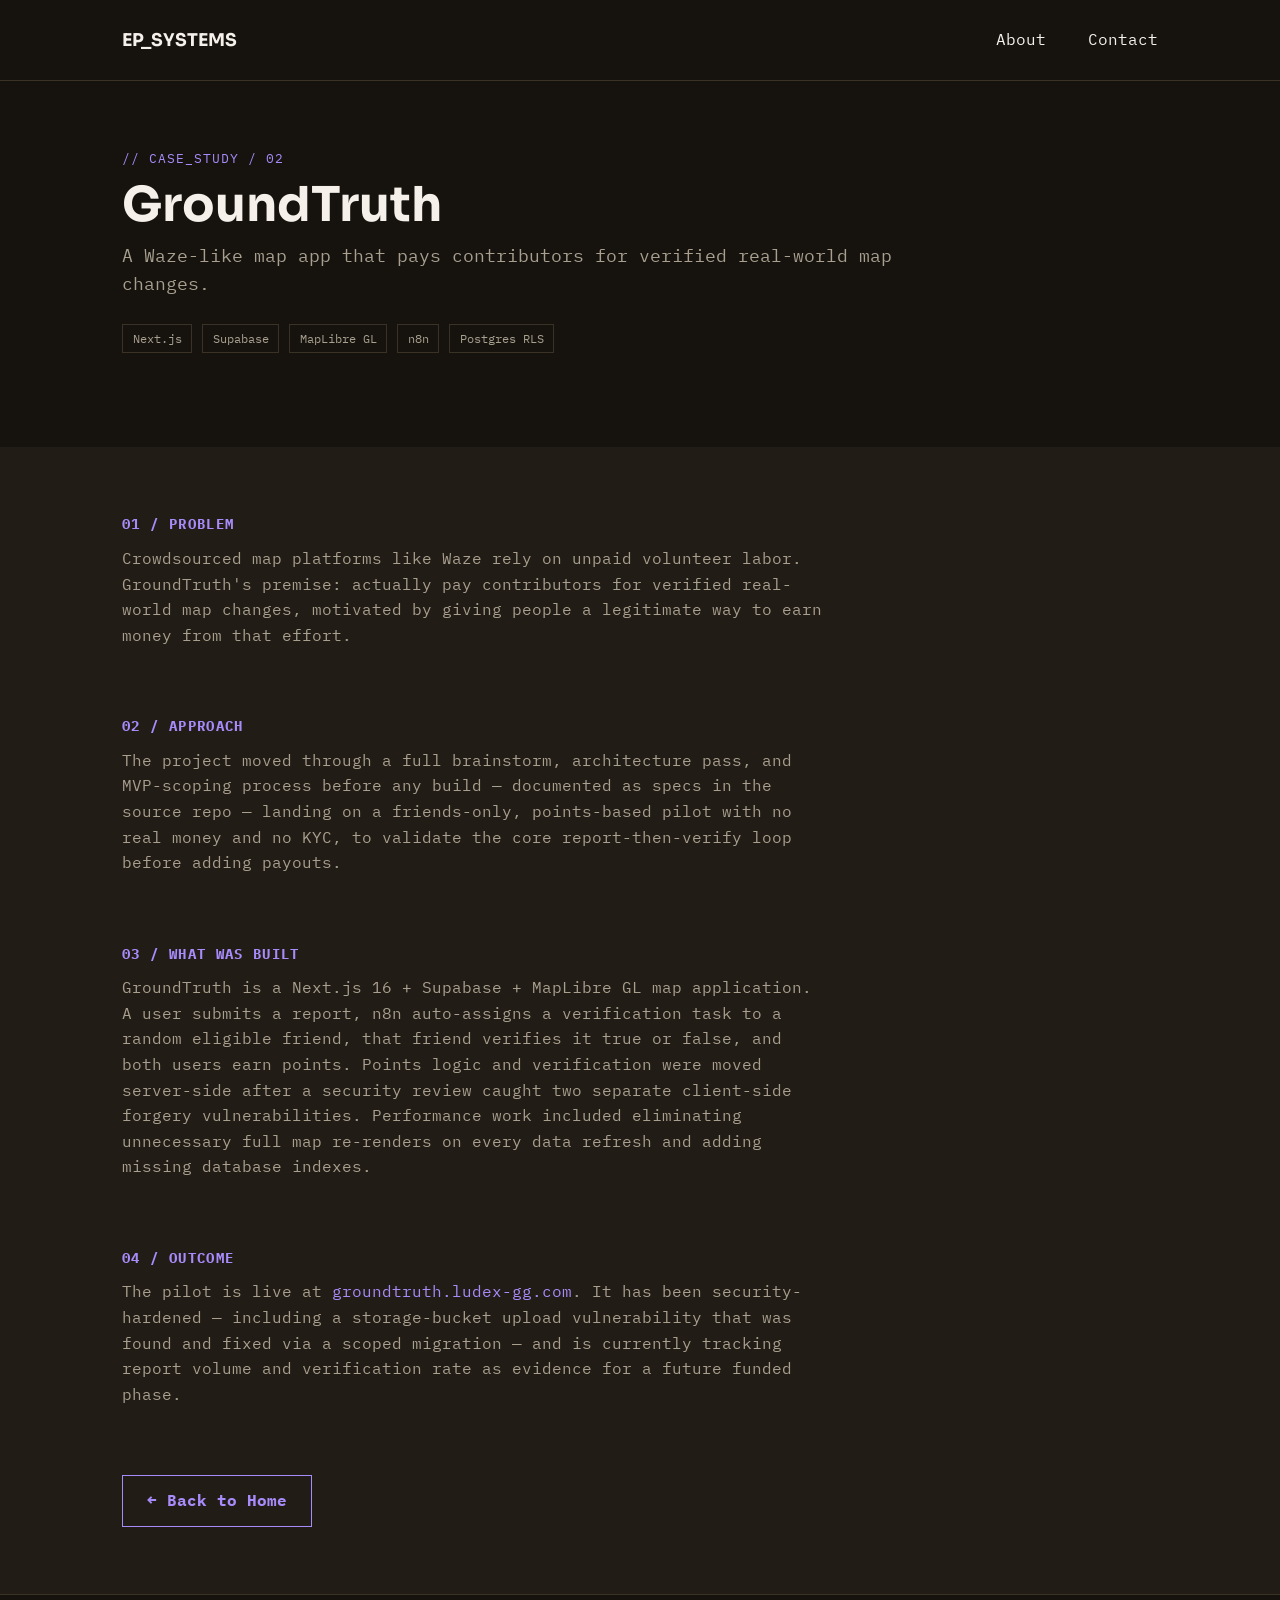
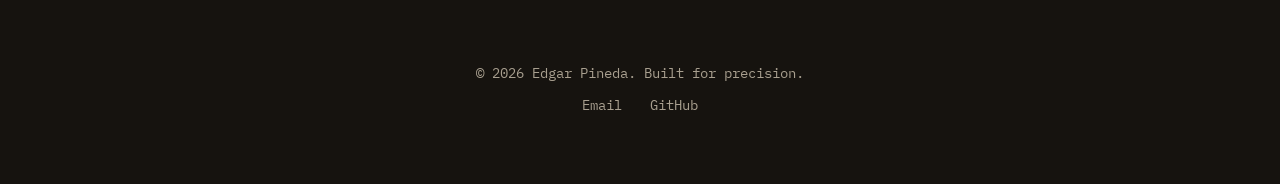
<file: work/groundtruth.html>
<!DOCTYPE html>
<html lang="en">
<head>
    <meta charset="UTF-8">
    <meta name="viewport" content="width=device-width, initial-scale=1.0">
    <title>GroundTruth | Edgar Pineda</title>
    <meta name="description" content="Case study: GroundTruth, a Waze-like map app that pays contributors for verified real-world map changes, built with Next.js, Supabase, and MapLibre GL.">
    <meta property="og:title" content="GroundTruth | Edgar Pineda">
    <meta property="og:description" content="Case study: GroundTruth, a Waze-like map app that pays contributors for verified real-world map changes, built with Next.js, Supabase, and MapLibre GL.">
    <meta property="og:type" content="website">
    <link rel="icon" type="image/svg+xml" href="../favicon.svg">
    <link rel="preconnect" href="https://fonts.googleapis.com">
    <link rel="preconnect" href="https://fonts.gstatic.com" crossorigin>
    <link href="https://fonts.googleapis.com/css2?family=IBM+Plex+Mono:wght@400;700&family=Sora:wght@700&display=swap" rel="stylesheet">
    <link rel="stylesheet" href="../styles.css">
</head>
<body>
    <nav class="nav-bar">
        <div class="container nav-bar__row">
            <a href="../" class="logo" aria-label="Home">EP_SYSTEMS</a>
            <div class="nav-links">
                <a href="../about.html">About</a>
                <a href="../contact.html">Contact</a>
            </div>
        </div>
    </nav>

    <main>
        <!-- Case Study Hero -->
        <section class="hero section section--padded-xl">
            <div class="container">
                <div class="case-hero">
                    <span class="kicker">// case_study / 02</span>
                    <h1 class="case-title">GroundTruth</h1>
                    <p class="case-subtitle">A Waze-like map app that pays contributors for verified real-world map changes.</p>
                    <div class="tags">
                        <span class="tag">Next.js</span>
                        <span class="tag">Supabase</span>
                        <span class="tag">MapLibre GL</span>
                        <span class="tag">n8n</span>
                        <span class="tag">Postgres RLS</span>
                    </div>
                </div>
            </div>
        </section>

        <!-- Case Study Body -->
        <section class="section section--padded-xl section--secondary-bg">
            <div class="container">
                <div class="case-section">
                    <h2 class="case-heading">01 / Problem</h2>
                    <p>Crowdsourced map platforms like Waze rely on unpaid volunteer labor. GroundTruth's premise: actually pay contributors for verified real-world map changes, motivated by giving people a legitimate way to earn money from that effort.</p>
                </div>

                <div class="case-section">
                    <h2 class="case-heading">02 / Approach</h2>
                    <p>The project moved through a full brainstorm, architecture pass, and MVP-scoping process before any build — documented as specs in the source repo — landing on a friends-only, points-based pilot with no real money and no KYC, to validate the core report-then-verify loop before adding payouts.</p>
                </div>

                <div class="case-section">
                    <h2 class="case-heading">03 / What Was Built</h2>
                    <p>GroundTruth is a Next.js 16 + Supabase + MapLibre GL map application. A user submits a report, n8n auto-assigns a verification task to a random eligible friend, that friend verifies it true or false, and both users earn points. Points logic and verification were moved server-side after a security review caught two separate client-side forgery vulnerabilities. Performance work included eliminating unnecessary full map re-renders on every data refresh and adding missing database indexes.</p>
                </div>

                <div class="case-section">
                    <h2 class="case-heading">04 / Outcome</h2>
                    <p>The pilot is live at <a href="https://groundtruth.ludex-gg.com" class="text-accent" target="_blank" rel="noopener">groundtruth.ludex-gg.com</a>. It has been security-hardened — including a storage-bucket upload vulnerability that was found and fixed via a scoped migration — and is currently tracking report volume and verification rate as evidence for a future funded phase.</p>
                </div>

                <a href="../" class="btn back-link">&larr; Back to Home</a>
            </div>
        </section>
    </main>

    <footer class="footer">
        <div class="container">
            <p>&copy; 2026 Edgar Pineda. Built for precision.</p>
            <div class="footer-meta">
                <a href="mailto:epineda813@gmail.com" class="footer-link">Email</a>
                <a href="https://github.com/recca813" class="footer-link">GitHub</a>
            </div>
        </div>
    </footer>
    <script src="../mailto-copy.js" defer></script>
</body>
</html>
</file>
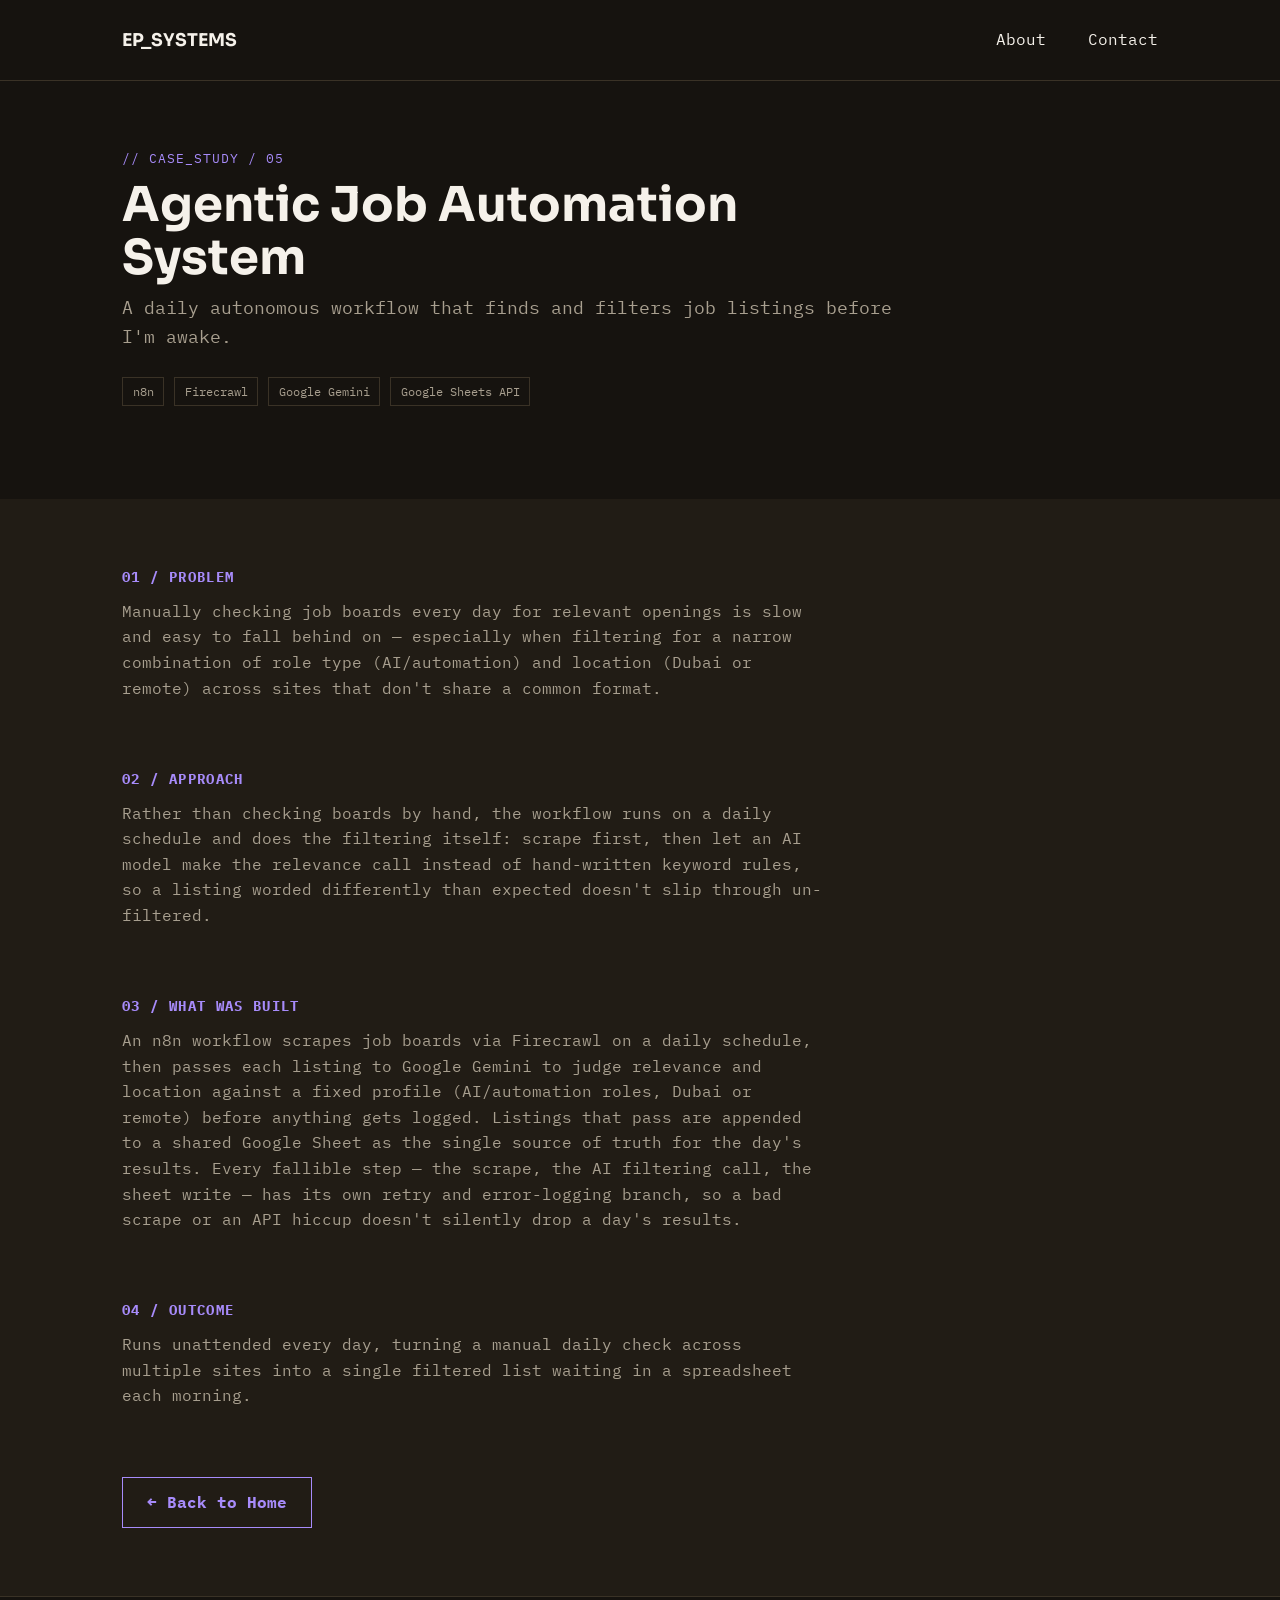
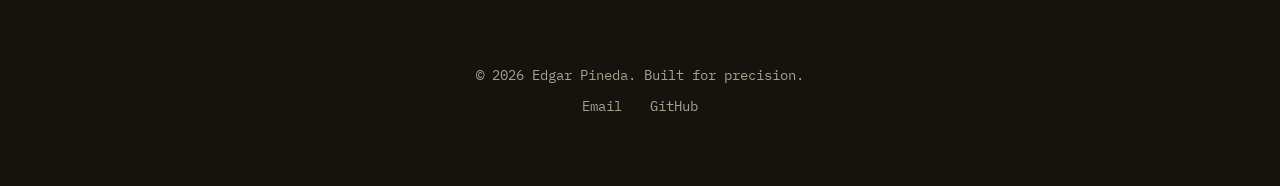
<file: work/job-automation.html>
<!DOCTYPE html>
<html lang="en">
<head>
    <meta charset="UTF-8">
    <meta name="viewport" content="width=device-width, initial-scale=1.0">
    <title>Agentic Job Automation System | Edgar Pineda</title>
    <meta name="description" content="Case study: a daily autonomous n8n workflow that scrapes job boards, filters listings with Google Gemini, and logs qualified results to Google Sheets.">
    <meta property="og:title" content="Agentic Job Automation System | Edgar Pineda">
    <meta property="og:description" content="Case study: a daily autonomous n8n workflow that scrapes job boards, filters listings with Google Gemini, and logs qualified results to Google Sheets.">
    <meta property="og:type" content="website">
    <link rel="icon" type="image/svg+xml" href="../favicon.svg">
    <link rel="preconnect" href="https://fonts.googleapis.com">
    <link rel="preconnect" href="https://fonts.gstatic.com" crossorigin>
    <link href="https://fonts.googleapis.com/css2?family=IBM+Plex+Mono:wght@400;700&family=Sora:wght@700&display=swap" rel="stylesheet">
    <link rel="stylesheet" href="../styles.css">
</head>
<body>
    <nav class="nav-bar">
        <div class="container nav-bar__row">
            <a href="../" class="logo" aria-label="Home">EP_SYSTEMS</a>
            <div class="nav-links">
                <a href="../about.html">About</a>
                <a href="../contact.html">Contact</a>
            </div>
        </div>
    </nav>

    <main>
        <!-- Case Study Hero -->
        <section class="hero section section--padded-xl">
            <div class="container">
                <div class="case-hero">
                    <span class="kicker">// case_study / 05</span>
                    <h1 class="case-title">Agentic Job Automation System</h1>
                    <p class="case-subtitle">A daily autonomous workflow that finds and filters job listings before I'm awake.</p>
                    <div class="tags">
                        <span class="tag">n8n</span>
                        <span class="tag">Firecrawl</span>
                        <span class="tag">Google Gemini</span>
                        <span class="tag">Google Sheets API</span>
                    </div>
                </div>
            </div>
        </section>

        <!-- Case Study Body -->
        <section class="section section--padded-xl section--secondary-bg">
            <div class="container">
                <div class="case-section">
                    <h2 class="case-heading">01 / Problem</h2>
                    <p>Manually checking job boards every day for relevant openings is slow and easy to fall behind on &mdash; especially when filtering for a narrow combination of role type (AI/automation) and location (Dubai or remote) across sites that don't share a common format.</p>
                </div>

                <div class="case-section">
                    <h2 class="case-heading">02 / Approach</h2>
                    <p>Rather than checking boards by hand, the workflow runs on a daily schedule and does the filtering itself: scrape first, then let an AI model make the relevance call instead of hand-written keyword rules, so a listing worded differently than expected doesn't slip through un-filtered.</p>
                </div>

                <div class="case-section">
                    <h2 class="case-heading">03 / What Was Built</h2>
                    <p>An n8n workflow scrapes job boards via Firecrawl on a daily schedule, then passes each listing to Google Gemini to judge relevance and location against a fixed profile (AI/automation roles, Dubai or remote) before anything gets logged. Listings that pass are appended to a shared Google Sheet as the single source of truth for the day's results. Every fallible step &mdash; the scrape, the AI filtering call, the sheet write &mdash; has its own retry and error-logging branch, so a bad scrape or an API hiccup doesn't silently drop a day's results.</p>
                </div>

                <div class="case-section">
                    <h2 class="case-heading">04 / Outcome</h2>
                    <p>Runs unattended every day, turning a manual daily check across multiple sites into a single filtered list waiting in a spreadsheet each morning.</p>
                </div>

                <a href="../" class="btn back-link">&larr; Back to Home</a>
            </div>
        </section>
    </main>

    <footer class="footer">
        <div class="container">
            <p>&copy; 2026 Edgar Pineda. Built for precision.</p>
            <div class="footer-meta">
                <a href="mailto:epineda813@gmail.com" class="footer-link">Email</a>
                <a href="https://github.com/recca813" class="footer-link">GitHub</a>
            </div>
        </div>
    </footer>
    <script src="../mailto-copy.js" defer></script>
</body>
</html>
</file>
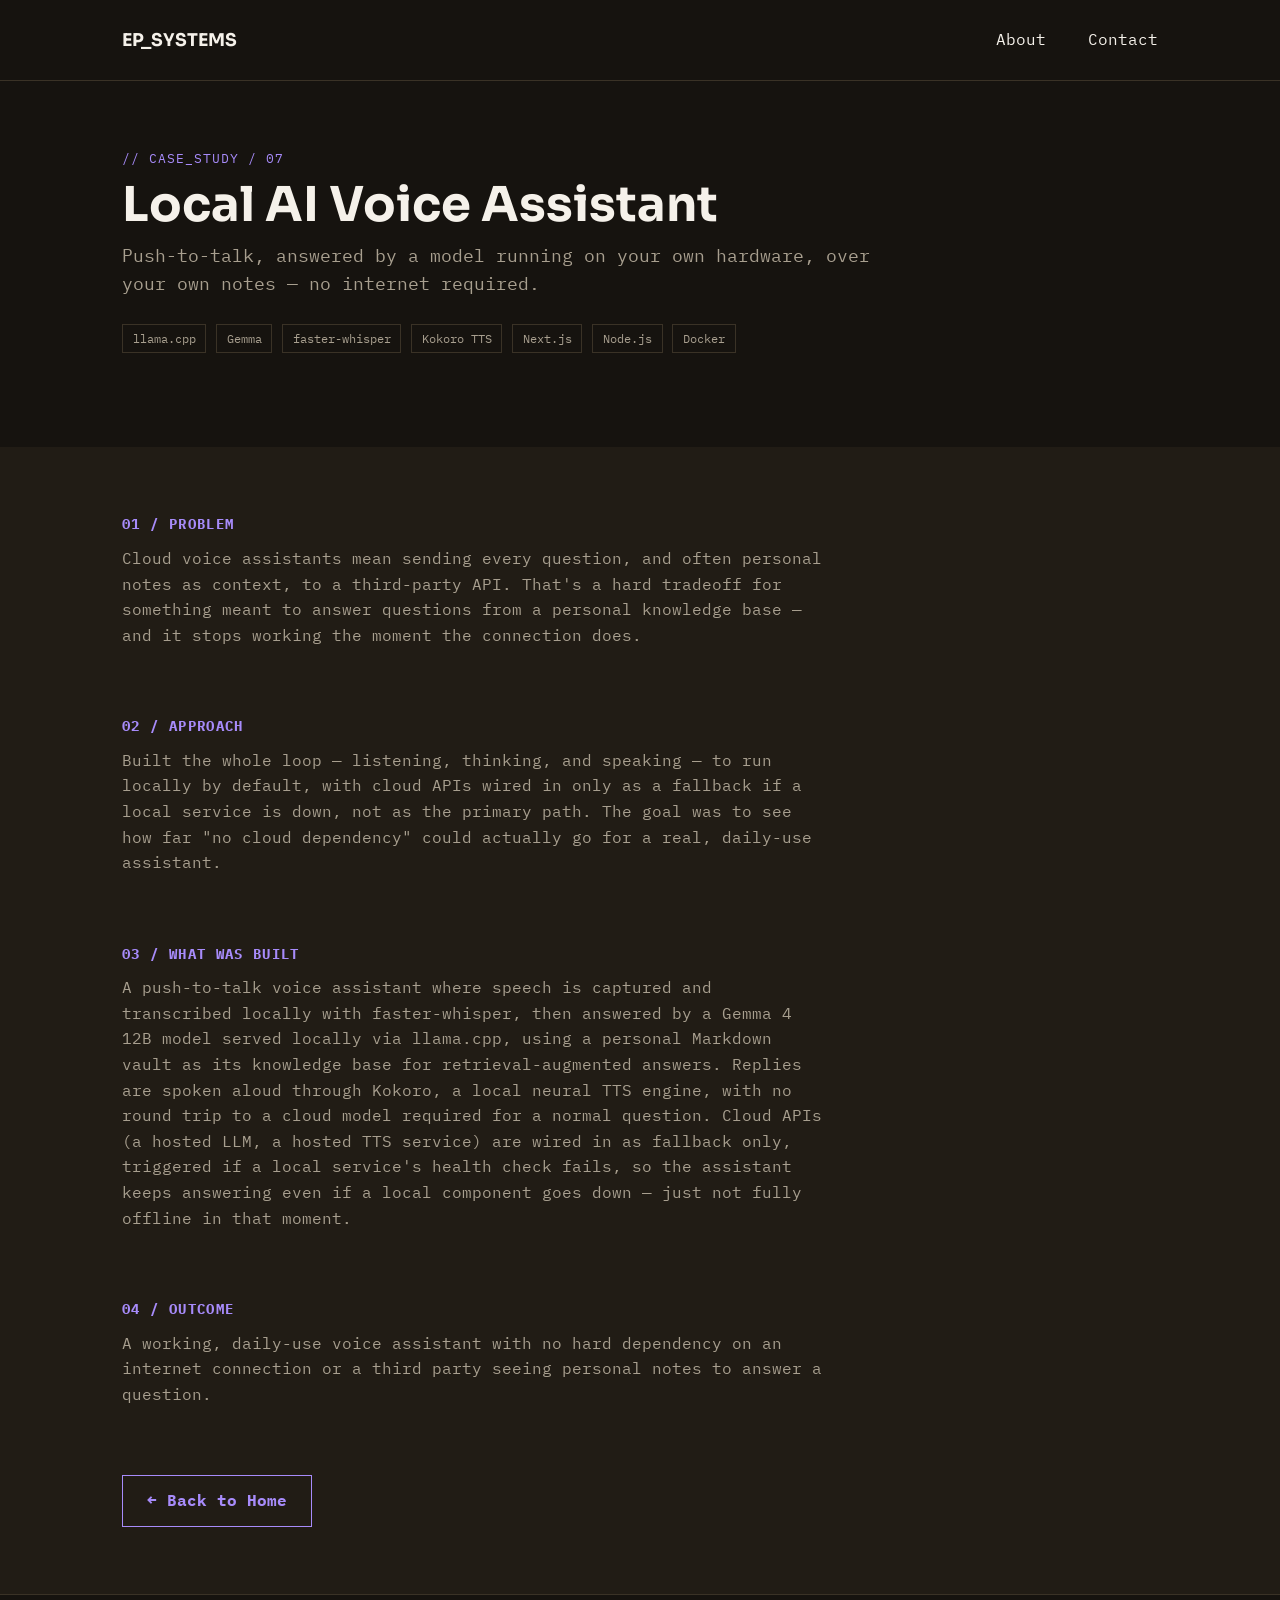
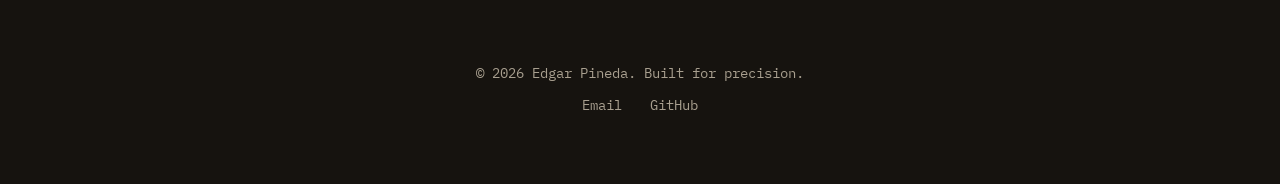
<file: work/local-voice-assistant.html>
<!DOCTYPE html>
<html lang="en">
<head>
    <meta charset="UTF-8">
    <meta name="viewport" content="width=device-width, initial-scale=1.0">
    <title>Local AI Voice Assistant | Edgar Pineda</title>
    <meta name="description" content="Case study: an offline-first voice assistant running entirely on local hardware, answering questions over a personal Markdown knowledge base with local speech-to-text and text-to-speech.">
    <meta property="og:title" content="Local AI Voice Assistant | Edgar Pineda">
    <meta property="og:description" content="Case study: an offline-first voice assistant running entirely on local hardware, answering questions over a personal Markdown knowledge base with local speech-to-text and text-to-speech.">
    <meta property="og:type" content="website">
    <link rel="icon" type="image/svg+xml" href="../favicon.svg">
    <link rel="preconnect" href="https://fonts.googleapis.com">
    <link rel="preconnect" href="https://fonts.gstatic.com" crossorigin>
    <link href="https://fonts.googleapis.com/css2?family=IBM+Plex+Mono:wght@400;700&family=Sora:wght@700&display=swap" rel="stylesheet">
    <link rel="stylesheet" href="../styles.css">
</head>
<body>
    <nav class="nav-bar">
        <div class="container nav-bar__row">
            <a href="../" class="logo" aria-label="Home">EP_SYSTEMS</a>
            <div class="nav-links">
                <a href="../about.html">About</a>
                <a href="../contact.html">Contact</a>
            </div>
        </div>
    </nav>

    <main>
        <!-- Case Study Hero -->
        <section class="hero section section--padded-xl">
            <div class="container">
                <div class="case-hero">
                    <span class="kicker">// case_study / 07</span>
                    <h1 class="case-title">Local AI Voice Assistant</h1>
                    <p class="case-subtitle">Push-to-talk, answered by a model running on your own hardware, over your own notes &mdash; no internet required.</p>
                    <div class="tags">
                        <span class="tag">llama.cpp</span>
                        <span class="tag">Gemma</span>
                        <span class="tag">faster-whisper</span>
                        <span class="tag">Kokoro TTS</span>
                        <span class="tag">Next.js</span>
                        <span class="tag">Node.js</span>
                        <span class="tag">Docker</span>
                    </div>
                </div>
            </div>
        </section>

        <!-- Case Study Body -->
        <section class="section section--padded-xl section--secondary-bg">
            <div class="container">
                <div class="case-section">
                    <h2 class="case-heading">01 / Problem</h2>
                    <p>Cloud voice assistants mean sending every question, and often personal notes as context, to a third-party API. That's a hard tradeoff for something meant to answer questions from a personal knowledge base &mdash; and it stops working the moment the connection does.</p>
                </div>

                <div class="case-section">
                    <h2 class="case-heading">02 / Approach</h2>
                    <p>Built the whole loop &mdash; listening, thinking, and speaking &mdash; to run locally by default, with cloud APIs wired in only as a fallback if a local service is down, not as the primary path. The goal was to see how far "no cloud dependency" could actually go for a real, daily-use assistant.</p>
                </div>

                <div class="case-section">
                    <h2 class="case-heading">03 / What Was Built</h2>
                    <p>A push-to-talk voice assistant where speech is captured and transcribed locally with faster-whisper, then answered by a Gemma 4 12B model served locally via llama.cpp, using a personal Markdown vault as its knowledge base for retrieval-augmented answers. Replies are spoken aloud through Kokoro, a local neural TTS engine, with no round trip to a cloud model required for a normal question. Cloud APIs (a hosted LLM, a hosted TTS service) are wired in as fallback only, triggered if a local service's health check fails, so the assistant keeps answering even if a local component goes down &mdash; just not fully offline in that moment.</p>
                </div>

                <div class="case-section">
                    <h2 class="case-heading">04 / Outcome</h2>
                    <p>A working, daily-use voice assistant with no hard dependency on an internet connection or a third party seeing personal notes to answer a question.</p>
                </div>

                <a href="../" class="btn back-link">&larr; Back to Home</a>
            </div>
        </section>
    </main>

    <footer class="footer">
        <div class="container">
            <p>&copy; 2026 Edgar Pineda. Built for precision.</p>
            <div class="footer-meta">
                <a href="mailto:epineda813@gmail.com" class="footer-link">Email</a>
                <a href="https://github.com/recca813" class="footer-link">GitHub</a>
            </div>
        </div>
    </footer>
    <script src="../mailto-copy.js" defer></script>
</body>
</html>
</file>
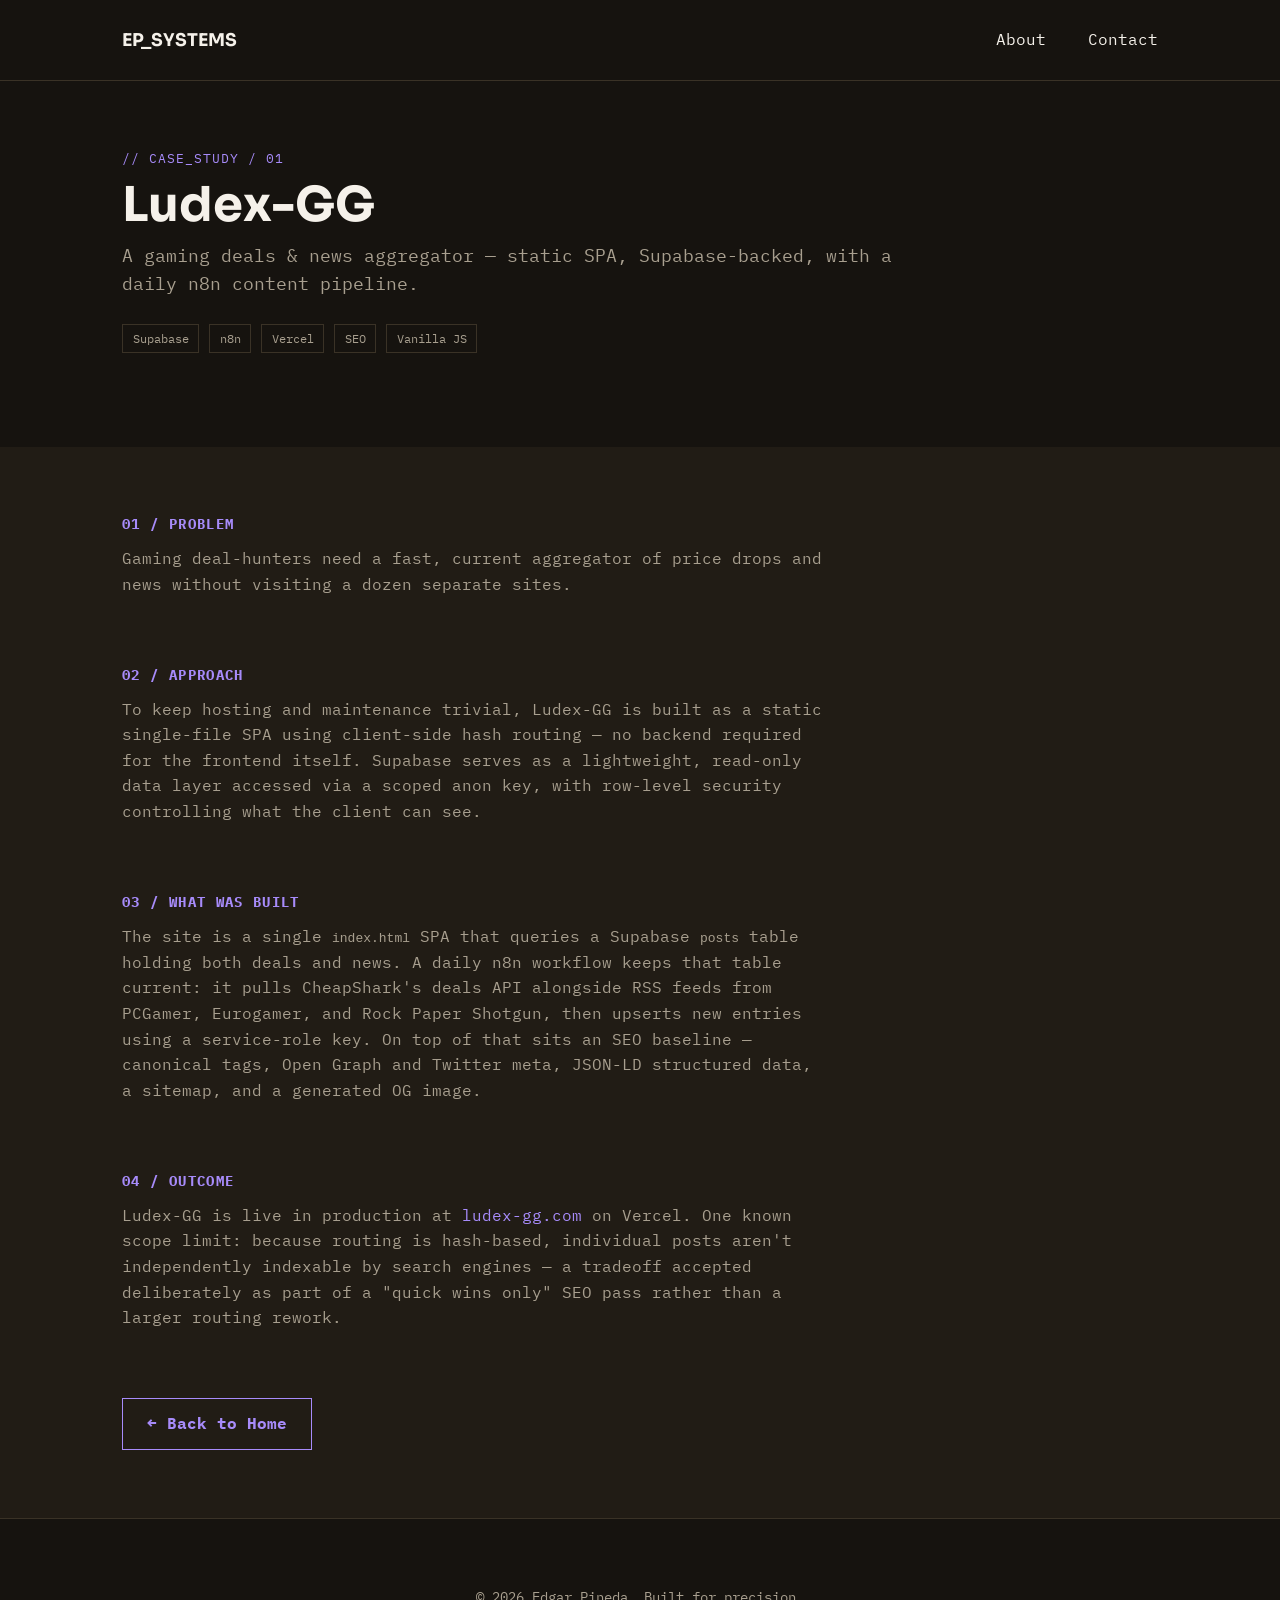
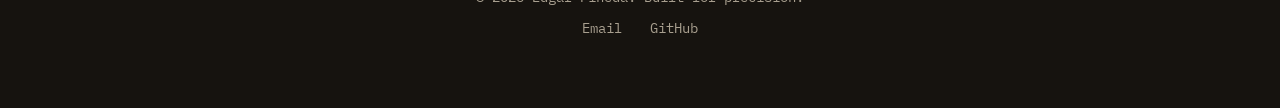
<file: work/ludex-gg.html>
<!DOCTYPE html>
<html lang="en">
<head>
    <meta charset="UTF-8">
    <meta name="viewport" content="width=device-width, initial-scale=1.0">
    <title>Ludex-GG | Edgar Pineda</title>
    <meta name="description" content="Case study: Ludex-GG, a gaming deals & news aggregator built as a static SPA with a daily n8n content pipeline and Supabase backend.">
    <meta property="og:title" content="Ludex-GG | Edgar Pineda">
    <meta property="og:description" content="Case study: Ludex-GG, a gaming deals & news aggregator built as a static SPA with a daily n8n content pipeline and Supabase backend.">
    <meta property="og:type" content="website">
    <link rel="icon" type="image/svg+xml" href="../favicon.svg">
    <link rel="preconnect" href="https://fonts.googleapis.com">
    <link rel="preconnect" href="https://fonts.gstatic.com" crossorigin>
    <link href="https://fonts.googleapis.com/css2?family=IBM+Plex+Mono:wght@400;700&family=Sora:wght@700&display=swap" rel="stylesheet">
    <link rel="stylesheet" href="../styles.css">
</head>
<body>
    <nav class="nav-bar">
        <div class="container nav-bar__row">
            <a href="../" class="logo" aria-label="Home">EP_SYSTEMS</a>
            <div class="nav-links">
                <a href="../about.html">About</a>
                <a href="../contact.html">Contact</a>
            </div>
        </div>
    </nav>

    <main>
        <!-- Case Study Hero -->
        <section class="hero section section--padded-xl">
            <div class="container">
                <div class="case-hero">
                    <span class="kicker">// case_study / 01</span>
                    <h1 class="case-title">Ludex-GG</h1>
                    <p class="case-subtitle">A gaming deals & news aggregator — static SPA, Supabase-backed, with a daily n8n content pipeline.</p>
                    <div class="tags">
                        <span class="tag">Supabase</span>
                        <span class="tag">n8n</span>
                        <span class="tag">Vercel</span>
                        <span class="tag">SEO</span>
                        <span class="tag">Vanilla JS</span>
                    </div>
                </div>
            </div>
        </section>

        <!-- Case Study Body -->
        <section class="section section--padded-xl section--secondary-bg">
            <div class="container">
                <div class="case-section">
                    <h2 class="case-heading">01 / Problem</h2>
                    <p>Gaming deal-hunters need a fast, current aggregator of price drops and news without visiting a dozen separate sites.</p>
                </div>

                <div class="case-section">
                    <h2 class="case-heading">02 / Approach</h2>
                    <p>To keep hosting and maintenance trivial, Ludex-GG is built as a static single-file SPA using client-side hash routing — no backend required for the frontend itself. Supabase serves as a lightweight, read-only data layer accessed via a scoped anon key, with row-level security controlling what the client can see.</p>
                </div>

                <div class="case-section">
                    <h2 class="case-heading">03 / What Was Built</h2>
                    <p>The site is a single <code>index.html</code> SPA that queries a Supabase <code>posts</code> table holding both deals and news. A daily n8n workflow keeps that table current: it pulls CheapShark's deals API alongside RSS feeds from PCGamer, Eurogamer, and Rock Paper Shotgun, then upserts new entries using a service-role key. On top of that sits an SEO baseline — canonical tags, Open Graph and Twitter meta, JSON-LD structured data, a sitemap, and a generated OG image.</p>
                </div>

                <div class="case-section">
                    <h2 class="case-heading">04 / Outcome</h2>
                    <p>Ludex-GG is live in production at <a href="https://ludex-gg.com" class="text-accent" target="_blank" rel="noopener">ludex-gg.com</a> on Vercel. One known scope limit: because routing is hash-based, individual posts aren't independently indexable by search engines — a tradeoff accepted deliberately as part of a "quick wins only" SEO pass rather than a larger routing rework.</p>
                </div>

                <a href="../" class="btn back-link">&larr; Back to Home</a>
            </div>
        </section>
    </main>

    <footer class="footer">
        <div class="container">
            <p>&copy; 2026 Edgar Pineda. Built for precision.</p>
            <div class="footer-meta">
                <a href="mailto:epineda813@gmail.com" class="footer-link">Email</a>
                <a href="https://github.com/recca813" class="footer-link">GitHub</a>
            </div>
        </div>
    </footer>
    <script src="../mailto-copy.js" defer></script>
</body>
</html>
</file>
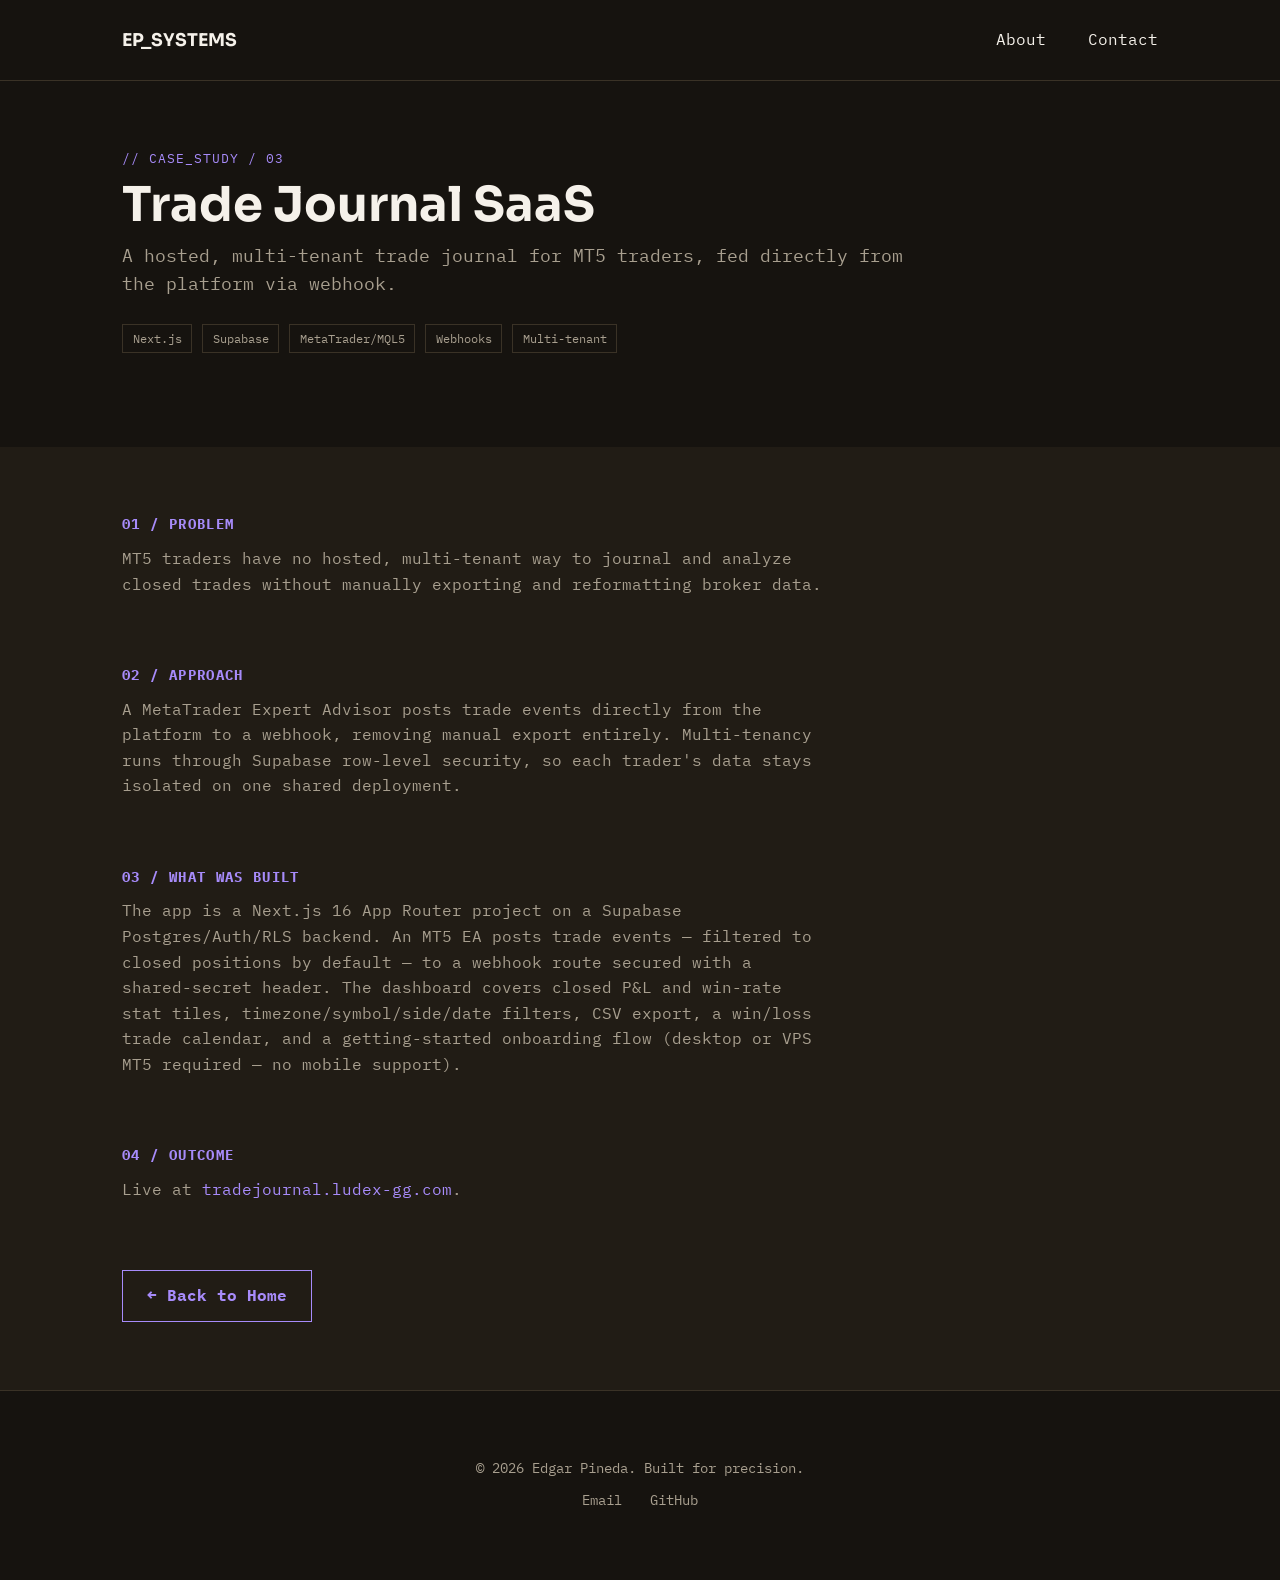
<file: work/trade-journal.html>
<!DOCTYPE html>
<html lang="en">
<head>
    <meta charset="UTF-8">
    <meta name="viewport" content="width=device-width, initial-scale=1.0">
    <title>Trade Journal SaaS | Edgar Pineda</title>
    <meta name="description" content="Case study: a hosted, multi-tenant trade journal for MT5 traders, fed directly from the platform via webhook, built on Next.js and Supabase.">
    <meta property="og:title" content="Trade Journal SaaS | Edgar Pineda">
    <meta property="og:description" content="Case study: a hosted, multi-tenant trade journal for MT5 traders, fed directly from the platform via webhook, built on Next.js and Supabase.">
    <meta property="og:type" content="website">
    <link rel="icon" type="image/svg+xml" href="../favicon.svg">
    <link rel="preconnect" href="https://fonts.googleapis.com">
    <link rel="preconnect" href="https://fonts.gstatic.com" crossorigin>
    <link href="https://fonts.googleapis.com/css2?family=IBM+Plex+Mono:wght@400;700&family=Sora:wght@700&display=swap" rel="stylesheet">
    <link rel="stylesheet" href="../styles.css">
</head>
<body>
    <nav class="nav-bar">
        <div class="container nav-bar__row">
            <a href="../" class="logo" aria-label="Home">EP_SYSTEMS</a>
            <div class="nav-links">
                <a href="../about.html">About</a>
                <a href="../contact.html">Contact</a>
            </div>
        </div>
    </nav>

    <main>
        <!-- Case Study Hero -->
        <section class="hero section section--padded-xl">
            <div class="container">
                <div class="case-hero">
                    <span class="kicker">// case_study / 03</span>
                    <h1 class="case-title">Trade Journal SaaS</h1>
                    <p class="case-subtitle">A hosted, multi-tenant trade journal for MT5 traders, fed directly from the platform via webhook.</p>
                    <div class="tags">
                        <span class="tag">Next.js</span>
                        <span class="tag">Supabase</span>
                        <span class="tag">MetaTrader/MQL5</span>
                        <span class="tag">Webhooks</span>
                        <span class="tag">Multi-tenant</span>
                    </div>
                </div>
            </div>
        </section>

        <!-- Case Study Body -->
        <section class="section section--padded-xl section--secondary-bg">
            <div class="container">
                <div class="case-section">
                    <h2 class="case-heading">01 / Problem</h2>
                    <p>MT5 traders have no hosted, multi-tenant way to journal and analyze closed trades without manually exporting and reformatting broker data.</p>
                </div>

                <div class="case-section">
                    <h2 class="case-heading">02 / Approach</h2>
                    <p>A MetaTrader Expert Advisor posts trade events directly from the platform to a webhook, removing manual export entirely. Multi-tenancy runs through Supabase row-level security, so each trader's data stays isolated on one shared deployment.</p>
                </div>

                <div class="case-section">
                    <h2 class="case-heading">03 / What Was Built</h2>
                    <p>The app is a Next.js 16 App Router project on a Supabase Postgres/Auth/RLS backend. An MT5 EA posts trade events — filtered to closed positions by default — to a webhook route secured with a shared-secret header. The dashboard covers closed P&amp;L and win-rate stat tiles, timezone/symbol/side/date filters, CSV export, a win/loss trade calendar, and a getting-started onboarding flow (desktop or VPS MT5 required — no mobile support).</p>
                </div>

                <div class="case-section">
                    <h2 class="case-heading">04 / Outcome</h2>
                    <p>Live at <a href="https://tradejournal.ludex-gg.com" class="text-accent" target="_blank" rel="noopener">tradejournal.ludex-gg.com</a>.</p>
                </div>

                <a href="../" class="btn back-link">&larr; Back to Home</a>
            </div>
        </section>
    </main>

    <footer class="footer">
        <div class="container">
            <p>&copy; 2026 Edgar Pineda. Built for precision.</p>
            <div class="footer-meta">
                <a href="mailto:epineda813@gmail.com" class="footer-link">Email</a>
                <a href="https://github.com/recca813" class="footer-link">GitHub</a>
            </div>
        </div>
    </footer>
    <script src="../mailto-copy.js" defer></script>
</body>
</html>
</file>
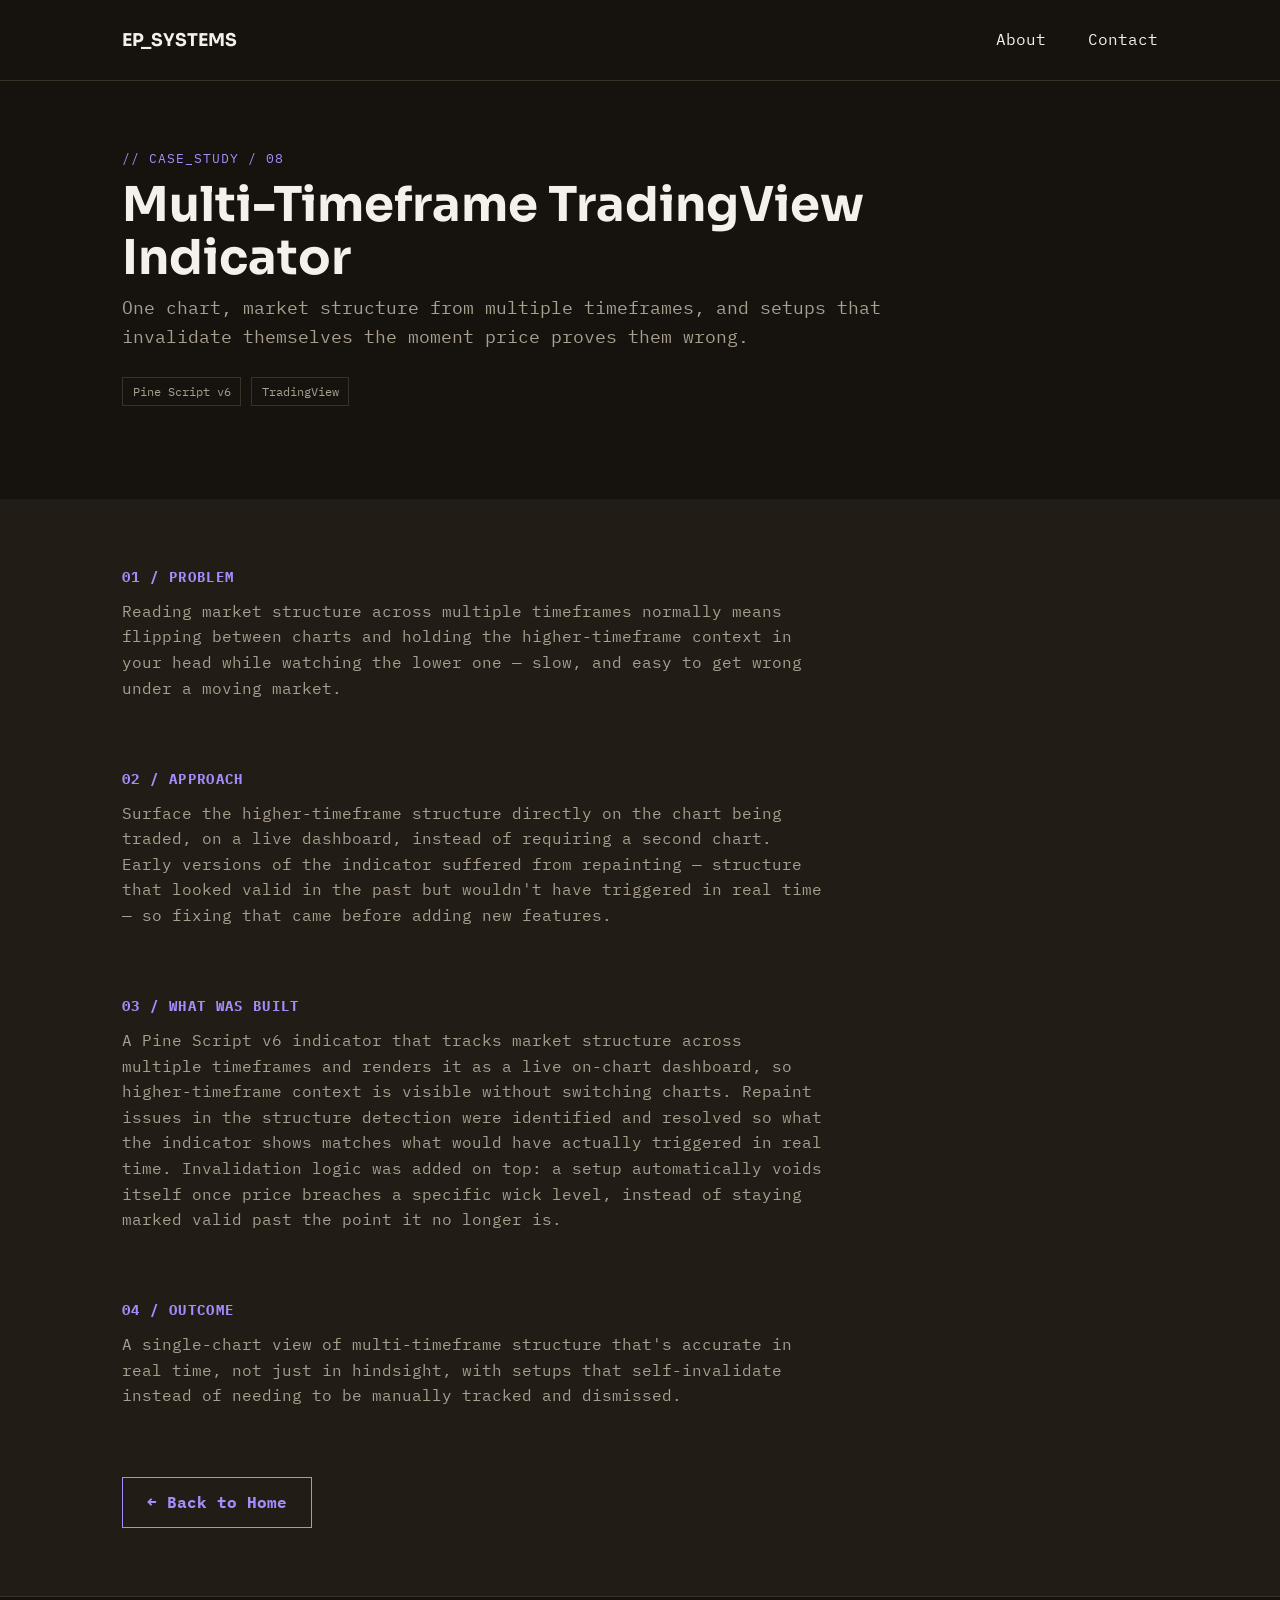
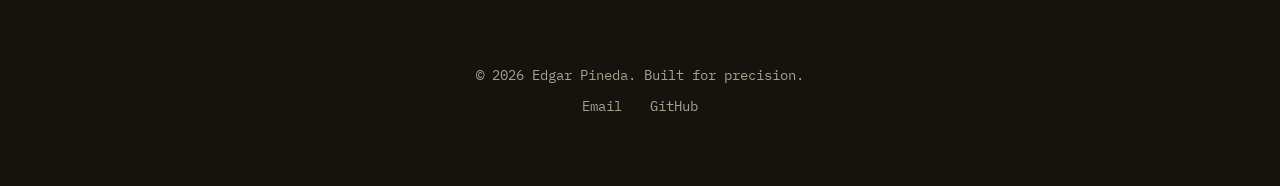
<file: work/tradingview-indicator.html>
<!DOCTYPE html>
<html lang="en">
<head>
    <meta charset="UTF-8">
    <meta name="viewport" content="width=device-width, initial-scale=1.0">
    <title>Multi-Timeframe TradingView Indicator | Edgar Pineda</title>
    <meta name="description" content="Case study: a multi-timeframe market-structure indicator for TradingView with a live on-chart dashboard, repaint fixes, and wick-based invalidation logic.">
    <meta property="og:title" content="Multi-Timeframe TradingView Indicator | Edgar Pineda">
    <meta property="og:description" content="Case study: a multi-timeframe market-structure indicator for TradingView with a live on-chart dashboard, repaint fixes, and wick-based invalidation logic.">
    <meta property="og:type" content="website">
    <link rel="icon" type="image/svg+xml" href="../favicon.svg">
    <link rel="preconnect" href="https://fonts.googleapis.com">
    <link rel="preconnect" href="https://fonts.gstatic.com" crossorigin>
    <link href="https://fonts.googleapis.com/css2?family=IBM+Plex+Mono:wght@400;700&family=Sora:wght@700&display=swap" rel="stylesheet">
    <link rel="stylesheet" href="../styles.css">
</head>
<body>
    <nav class="nav-bar">
        <div class="container nav-bar__row">
            <a href="../" class="logo" aria-label="Home">EP_SYSTEMS</a>
            <div class="nav-links">
                <a href="../about.html">About</a>
                <a href="../contact.html">Contact</a>
            </div>
        </div>
    </nav>

    <main>
        <!-- Case Study Hero -->
        <section class="hero section section--padded-xl">
            <div class="container">
                <div class="case-hero">
                    <span class="kicker">// case_study / 08</span>
                    <h1 class="case-title">Multi-Timeframe TradingView Indicator</h1>
                    <p class="case-subtitle">One chart, market structure from multiple timeframes, and setups that invalidate themselves the moment price proves them wrong.</p>
                    <div class="tags">
                        <span class="tag">Pine Script v6</span>
                        <span class="tag">TradingView</span>
                    </div>
                </div>
            </div>
        </section>

        <!-- Case Study Body -->
        <section class="section section--padded-xl section--secondary-bg">
            <div class="container">
                <div class="case-section">
                    <h2 class="case-heading">01 / Problem</h2>
                    <p>Reading market structure across multiple timeframes normally means flipping between charts and holding the higher-timeframe context in your head while watching the lower one &mdash; slow, and easy to get wrong under a moving market.</p>
                </div>

                <div class="case-section">
                    <h2 class="case-heading">02 / Approach</h2>
                    <p>Surface the higher-timeframe structure directly on the chart being traded, on a live dashboard, instead of requiring a second chart. Early versions of the indicator suffered from repainting &mdash; structure that looked valid in the past but wouldn't have triggered in real time &mdash; so fixing that came before adding new features.</p>
                </div>

                <div class="case-section">
                    <h2 class="case-heading">03 / What Was Built</h2>
                    <p>A Pine Script v6 indicator that tracks market structure across multiple timeframes and renders it as a live on-chart dashboard, so higher-timeframe context is visible without switching charts. Repaint issues in the structure detection were identified and resolved so what the indicator shows matches what would have actually triggered in real time. Invalidation logic was added on top: a setup automatically voids itself once price breaches a specific wick level, instead of staying marked valid past the point it no longer is.</p>
                </div>

                <div class="case-section">
                    <h2 class="case-heading">04 / Outcome</h2>
                    <p>A single-chart view of multi-timeframe structure that's accurate in real time, not just in hindsight, with setups that self-invalidate instead of needing to be manually tracked and dismissed.</p>
                </div>

                <a href="../" class="btn back-link">&larr; Back to Home</a>
            </div>
        </section>
    </main>

    <footer class="footer">
        <div class="container">
            <p>&copy; 2026 Edgar Pineda. Built for precision.</p>
            <div class="footer-meta">
                <a href="mailto:epineda813@gmail.com" class="footer-link">Email</a>
                <a href="https://github.com/recca813" class="footer-link">GitHub</a>
            </div>
        </div>
    </footer>
    <script src="../mailto-copy.js" defer></script>
</body>
</html>
</file>
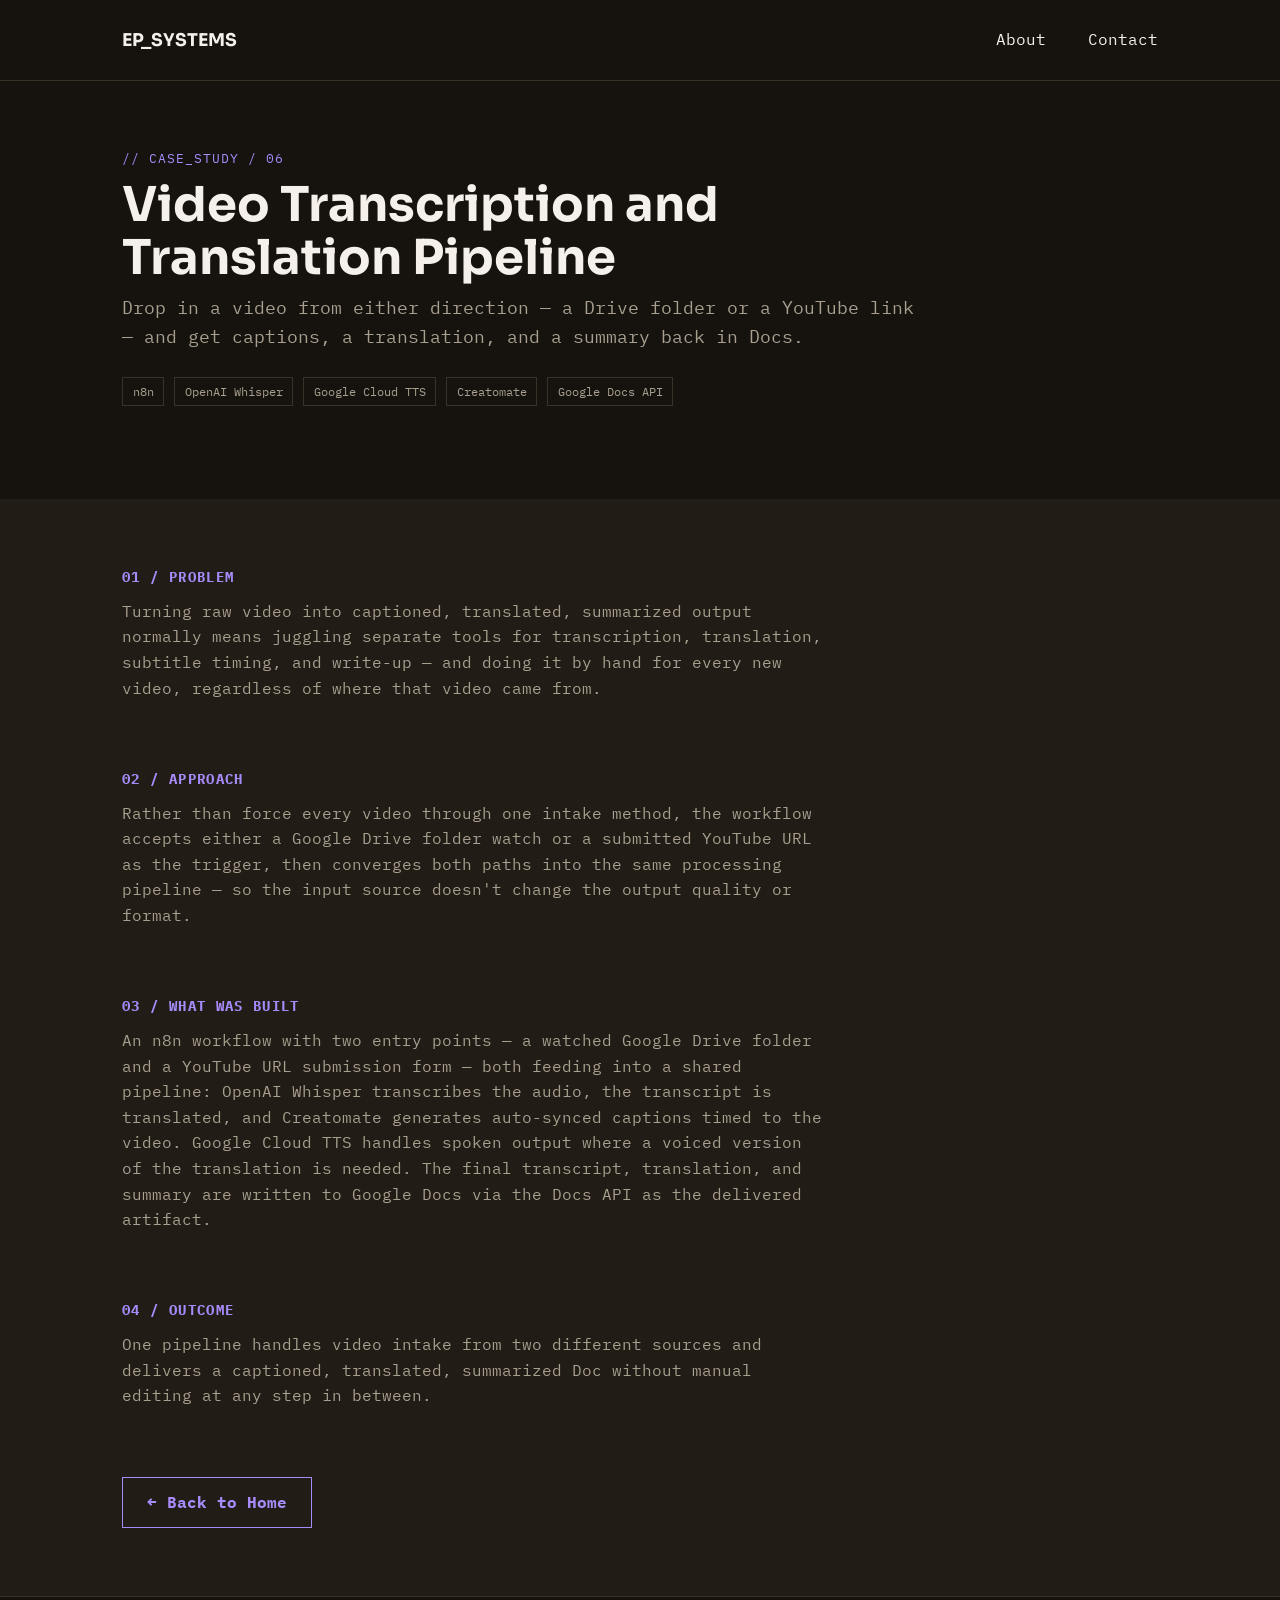
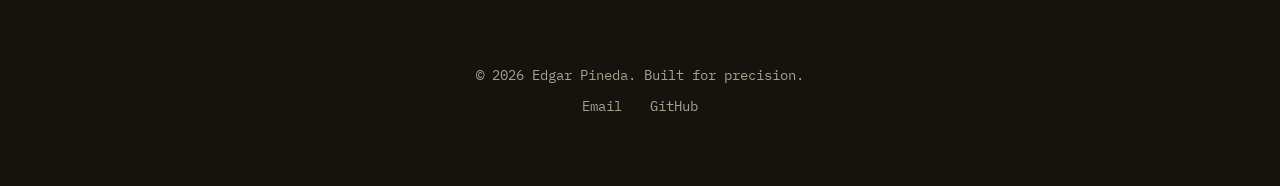
<file: work/video-transcription.html>
<!DOCTYPE html>
<html lang="en">
<head>
    <meta charset="UTF-8">
    <meta name="viewport" content="width=device-width, initial-scale=1.0">
    <title>Video Transcription and Translation Pipeline | Edgar Pineda</title>
    <meta name="description" content="Case study: a dual-input n8n automation that transcribes, translates, and captions video content, then writes final output to Google Docs.">
    <meta property="og:title" content="Video Transcription and Translation Pipeline | Edgar Pineda">
    <meta property="og:description" content="Case study: a dual-input n8n automation that transcribes, translates, and captions video content, then writes final output to Google Docs.">
    <meta property="og:type" content="website">
    <link rel="icon" type="image/svg+xml" href="../favicon.svg">
    <link rel="preconnect" href="https://fonts.googleapis.com">
    <link rel="preconnect" href="https://fonts.gstatic.com" crossorigin>
    <link href="https://fonts.googleapis.com/css2?family=IBM+Plex+Mono:wght@400;700&family=Sora:wght@700&display=swap" rel="stylesheet">
    <link rel="stylesheet" href="../styles.css">
</head>
<body>
    <nav class="nav-bar">
        <div class="container nav-bar__row">
            <a href="../" class="logo" aria-label="Home">EP_SYSTEMS</a>
            <div class="nav-links">
                <a href="../about.html">About</a>
                <a href="../contact.html">Contact</a>
            </div>
        </div>
    </nav>

    <main>
        <!-- Case Study Hero -->
        <section class="hero section section--padded-xl">
            <div class="container">
                <div class="case-hero">
                    <span class="kicker">// case_study / 06</span>
                    <h1 class="case-title">Video Transcription and Translation Pipeline</h1>
                    <p class="case-subtitle">Drop in a video from either direction &mdash; a Drive folder or a YouTube link &mdash; and get captions, a translation, and a summary back in Docs.</p>
                    <div class="tags">
                        <span class="tag">n8n</span>
                        <span class="tag">OpenAI Whisper</span>
                        <span class="tag">Google Cloud TTS</span>
                        <span class="tag">Creatomate</span>
                        <span class="tag">Google Docs API</span>
                    </div>
                </div>
            </div>
        </section>

        <!-- Case Study Body -->
        <section class="section section--padded-xl section--secondary-bg">
            <div class="container">
                <div class="case-section">
                    <h2 class="case-heading">01 / Problem</h2>
                    <p>Turning raw video into captioned, translated, summarized output normally means juggling separate tools for transcription, translation, subtitle timing, and write-up &mdash; and doing it by hand for every new video, regardless of where that video came from.</p>
                </div>

                <div class="case-section">
                    <h2 class="case-heading">02 / Approach</h2>
                    <p>Rather than force every video through one intake method, the workflow accepts either a Google Drive folder watch or a submitted YouTube URL as the trigger, then converges both paths into the same processing pipeline &mdash; so the input source doesn't change the output quality or format.</p>
                </div>

                <div class="case-section">
                    <h2 class="case-heading">03 / What Was Built</h2>
                    <p>An n8n workflow with two entry points &mdash; a watched Google Drive folder and a YouTube URL submission form &mdash; both feeding into a shared pipeline: OpenAI Whisper transcribes the audio, the transcript is translated, and Creatomate generates auto-synced captions timed to the video. Google Cloud TTS handles spoken output where a voiced version of the translation is needed. The final transcript, translation, and summary are written to Google Docs via the Docs API as the delivered artifact.</p>
                </div>

                <div class="case-section">
                    <h2 class="case-heading">04 / Outcome</h2>
                    <p>One pipeline handles video intake from two different sources and delivers a captioned, translated, summarized Doc without manual editing at any step in between.</p>
                </div>

                <a href="../" class="btn back-link">&larr; Back to Home</a>
            </div>
        </section>
    </main>

    <footer class="footer">
        <div class="container">
            <p>&copy; 2026 Edgar Pineda. Built for precision.</p>
            <div class="footer-meta">
                <a href="mailto:epineda813@gmail.com" class="footer-link">Email</a>
                <a href="https://github.com/recca813" class="footer-link">GitHub</a>
            </div>
        </div>
    </footer>
    <script src="../mailto-copy.js" defer></script>
</body>
</html>
</file>
<file: styles.css>
:root {
  color-scheme: dark;
  --bg-primary: #16130f;
  --bg-secondary: #211c15;
  --accent: #a78bfa;
  --text-primary: #f5f1ea;
  --text-secondary: #a89f8f;
  --border: #3a3226;

  /* Typography */
  --font-heading: 'Sora', sans-serif;
  --font-body: 'IBM Plex Mono', monospace;

  /* Spacing & Sizing (Golden Ratio 1.618) */
  --base-unit: 16px;
  --spacing-sm: calc(var(--base-unit) * 0.618); /* ~10px */
  --spacing-md: calc(var(--base-unit) * 1.618); /* ~26px */
  --spacing-lg: calc(var(--base-unit) * 2.618); /* ~42px */
  --spacing-xl: calc(var(--base-unit) * 4.236); /* ~68px */

  /* Layout */
  --max-width: 1100px;
  --container-padding: 2rem;
}

* {
  margin: 0;
  padding: 0;
  box-sizing: border-box;
}

body {
  background-color: var(--bg-primary);
  color: var(--text-primary);
  font-family: var(--font-body);
  line-height: 1.6;
}

h1, h2, h3 {
  font-family: var(--font-heading);
  font-weight: 700;
}

.logo {
  font-family: var(--font-heading);
  font-size: 1.1rem;
  font-weight: 700;
}

a {
  color: inherit;
  text-decoration: none;
  transition: color 0.2s ease;
}

a:hover {
  color: var(--accent);
}

a:focus-visible, .btn:focus-visible {
  outline: 2px solid var(--accent);
  outline-offset: 3px;
}

.container {
  max-width: var(--max-width);
  margin: 0 auto;
  padding: 0 var(--container-padding);
}

/* Navigation */
.nav-bar {
  position: sticky;
  top: 0;
  z-index: 10;
  background-color: var(--bg-primary);
  padding: var(--spacing-md) 0;
  border-bottom: 1px solid var(--border);
  display: flex;
  justify-content: space-between;
  align-items: center;
}

.nav-bar__row {
  display: flex;
  justify-content: space-between;
  align-items: center;
  width: 100%;
}

.nav-links {
  display: flex;
  gap: var(--spacing-lg);
}

.nav-links a.active {
  color: var(--accent);
}

/* Footer */
.footer {
  padding: var(--spacing-xl) 0;
  border-top: 1px solid var(--border);
  text-align: center;
  font-size: 0.85rem;
  color: var(--text-secondary);
}

.footer-meta {
  margin-top: var(--spacing-sm);
}

.footer-link {
  margin: 0 10px;
}

/* Layout / section utilities */
.section--padded-xl {
  padding: var(--spacing-xl) 0;
}

.section--secondary-bg {
  background-color: var(--bg-secondary);
}

.section-title {
  margin-bottom: var(--spacing-md);
}

.section-title--xl {
  margin-bottom: var(--spacing-xl);
}

/* Hero */
.hero-content {
  max-width: 800px;
}

.hero-title {
  font-size: 4rem;
  margin-bottom: var(--spacing-md);
  line-height: 1.1;
}

.hero-subtitle {
  font-size: 1.25rem;
  color: var(--text-secondary);
  margin-bottom: var(--spacing-xl);
}

/* Project cards */
.cards-grid {
  display: grid;
  grid-template-columns: repeat(auto-fit, minmax(300px, 1fr));
  gap: var(--spacing-xl);
}

.card {
  padding: var(--spacing-lg);
  border: 1px solid var(--border);
  background: var(--bg-primary);
}

.card-title {
  margin-bottom: var(--spacing-sm);
}

.card-body {
  color: var(--text-secondary);
  margin-bottom: var(--spacing-md);
}

/* Tech tags */
.tags {
  display: flex;
  flex-wrap: wrap;
  gap: var(--spacing-sm);
  margin-bottom: var(--spacing-md);
}

.tag {
  font-size: 0.75rem;
  padding: 0.25rem 0.6rem;
  border: 1px solid var(--border);
  color: var(--text-secondary);
}

/* CV */
.cv-block {
  border-left: 4px solid var(--accent);
  padding-left: var(--spacing-lg);
}

.cv-list {
  color: var(--text-secondary);
  max-width: 600px;
  padding-left: 1.25em;
}

.cv-list li {
  margin-bottom: var(--spacing-sm);
}

.cv-date {
  margin-bottom: var(--spacing-sm);
}

/* System kicker label — small monospace tag used site-wide to carry the
   "systems" identity onto every page, not just the homepage */
.kicker {
  display: block;
  font-family: var(--font-body);
  font-size: 0.8rem;
  letter-spacing: 0.08em;
  text-transform: uppercase;
  color: var(--accent);
  margin-bottom: var(--spacing-sm);
}

/* Case study pages */
.case-hero {
  max-width: 800px;
}

.case-heading {
  font-family: var(--font-body);
  font-size: 0.85rem;
  letter-spacing: 0.1em;
  text-transform: uppercase;
  color: var(--accent);
  margin-bottom: var(--spacing-sm);
}

.case-title {
  font-size: 3rem;
  margin-bottom: var(--spacing-sm);
  line-height: 1.1;
}

.case-subtitle {
  font-size: 1.1rem;
  color: var(--text-secondary);
  margin-bottom: var(--spacing-md);
}

.case-section {
  max-width: 700px;
  margin-bottom: var(--spacing-xl);
}

.case-section:last-of-type {
  margin-bottom: var(--spacing-lg);
}

.case-section p {
  color: var(--text-secondary);
  margin-bottom: var(--spacing-sm);
}

.case-section p:last-child {
  margin-bottom: 0;
}

.back-link {
  margin-top: var(--spacing-md);
}

/* Utility */
.text-accent { color: var(--accent); }
.text-secondary { color: var(--text-secondary); }
.btn {
  padding: 0.75rem 1.5rem;
  border: 1px solid var(--accent);
  color: var(--accent);
  display: inline-block;
  font-weight: bold;
}
.btn:hover {
  background: var(--accent);
  color: var(--bg-primary);
}

.cta-row {
  display: flex;
  align-items: center;
  gap: var(--spacing-md);
  flex-wrap: wrap;
}

/* Contact form */
.contact-form-wrap {
  max-width: 600px;
}

.contact-form {
  display: flex;
  flex-direction: column;
  gap: var(--spacing-md);
}

.form-field {
  display: flex;
  flex-direction: column;
  gap: var(--spacing-sm);
}

.form-field label {
  font-size: 0.85rem;
  color: var(--text-secondary);
}

.form-field input,
.form-field textarea {
  background: var(--bg-primary);
  border: 1px solid var(--border);
  color: var(--text-primary);
  font-family: var(--font-body);
  font-size: 1rem;
  padding: 0.65rem 0.85rem;
  resize: vertical;
}

.form-field input:focus,
.form-field textarea:focus {
  outline: 2px solid var(--accent);
  outline-offset: 2px;
}

.contact-form .btn {
  align-self: flex-start;
  appearance: none;
  background: var(--bg-primary);
  /* Generic `monospace` keyword only — not var(--font-body) or named
     fonts like Consolas/Courier New. On some Windows/Chromium setups,
     IBM Plex Mono AND explicitly-named system fonts fail to paint on
     native <button> elements (text renders fully invisible) even though
     they work fine everywhere else on the page, including <a> elements
     styled as buttons. Only the bare generic keyword reliably painted
     in testing — leave it unnamed. */
  font-family: monospace;
  font-size: 1rem;
  cursor: pointer;
}

.contact-form .btn:hover {
  background: var(--accent);
  color: var(--bg-primary);
}

.form-field input:-webkit-autofill,
.form-field input:-webkit-autofill:hover,
.form-field input:-webkit-autofill:focus {
  -webkit-text-fill-color: var(--text-primary);
  -webkit-box-shadow: 0 0 0 1000px var(--bg-primary) inset;
  transition: background-color 9999s ease-in-out 0s;
}

.form-honeypot {
  position: absolute;
  left: -9999px;
  width: 1px;
  height: 1px;
  opacity: 0;
}

.form-status {
  font-size: 0.9rem;
  color: var(--text-secondary);
  min-height: 1.2em;
}

.form-status--success { color: var(--accent); }
.form-status--error { color: #e08a8a; }

/* Mobile */
@media (max-width: 720px) {
  :root {
    --container-padding: 1rem;
  }

  .hero-title {
    font-size: clamp(2.25rem, 8vw, 4rem);
  }

  .nav-links {
    gap: var(--spacing-sm);
    flex-wrap: wrap;
  }

  .cards-grid {
    gap: var(--spacing-md);
  }
}
</file>
